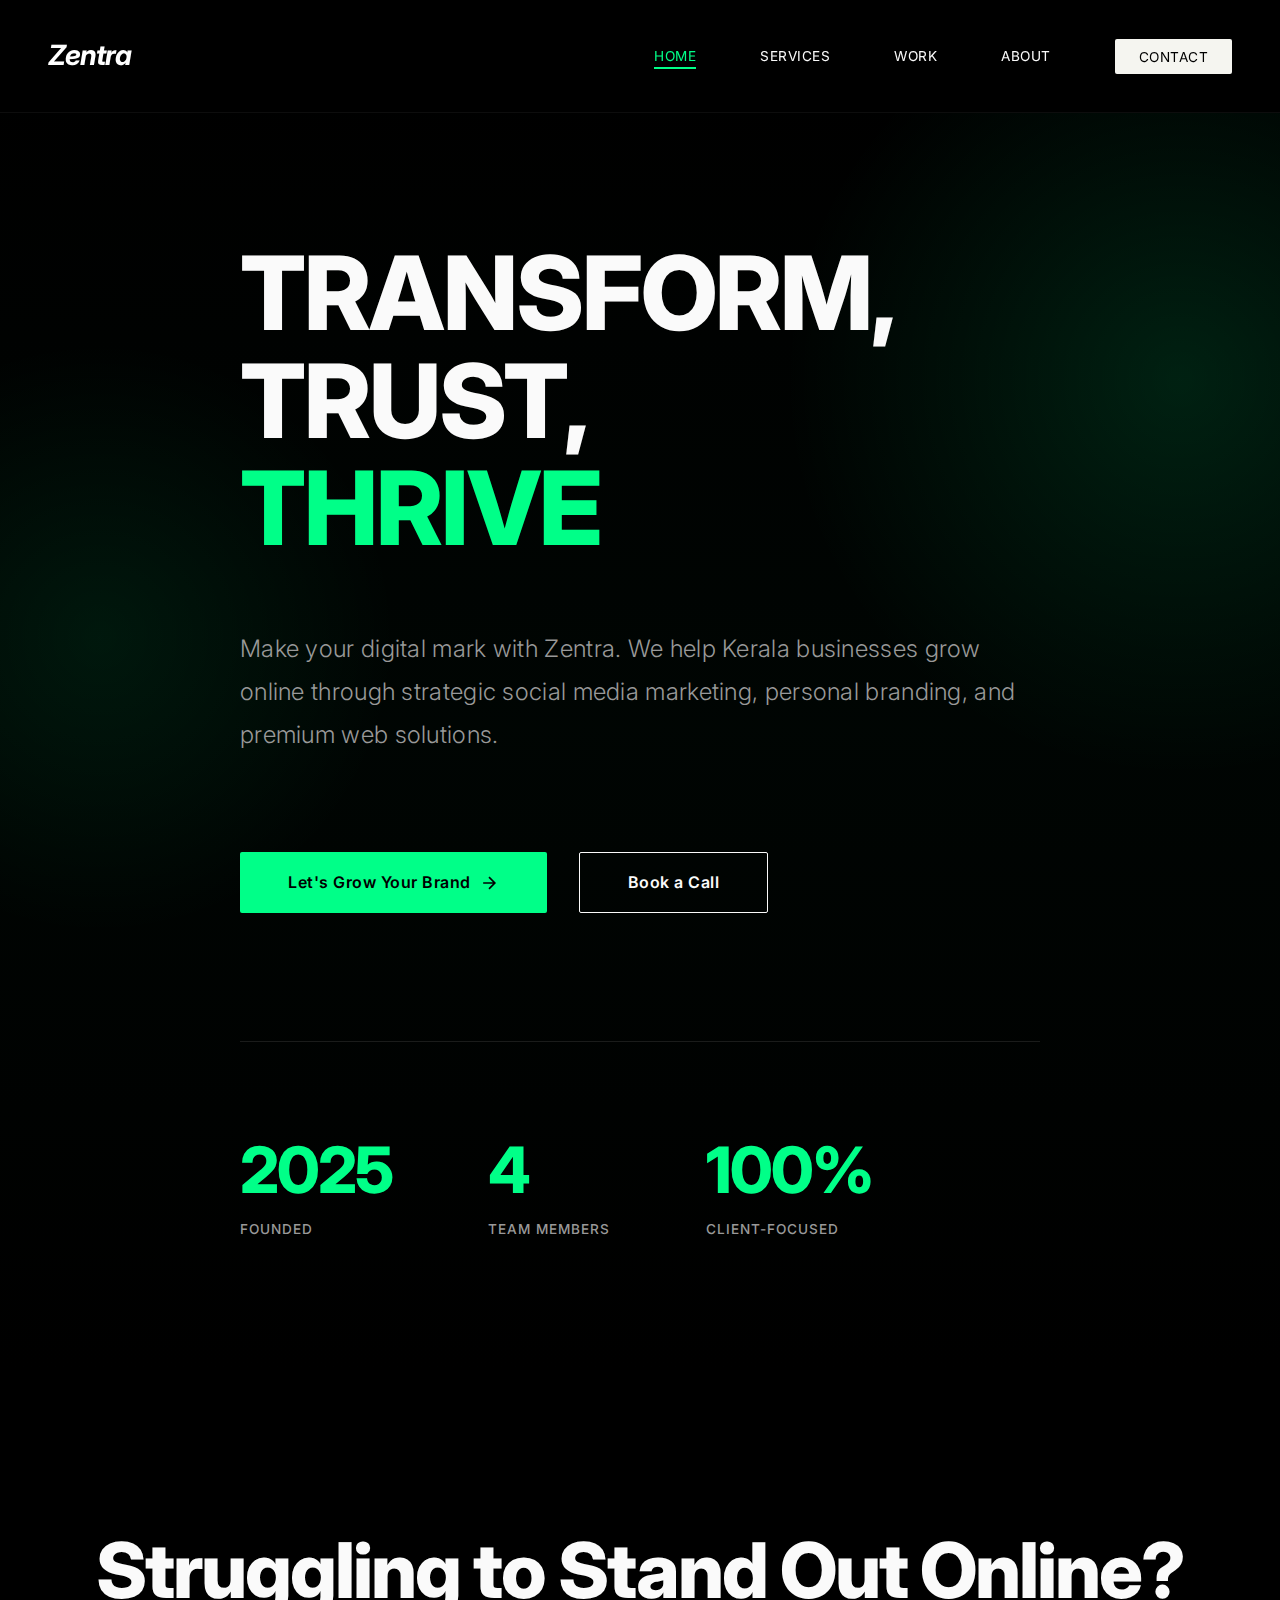
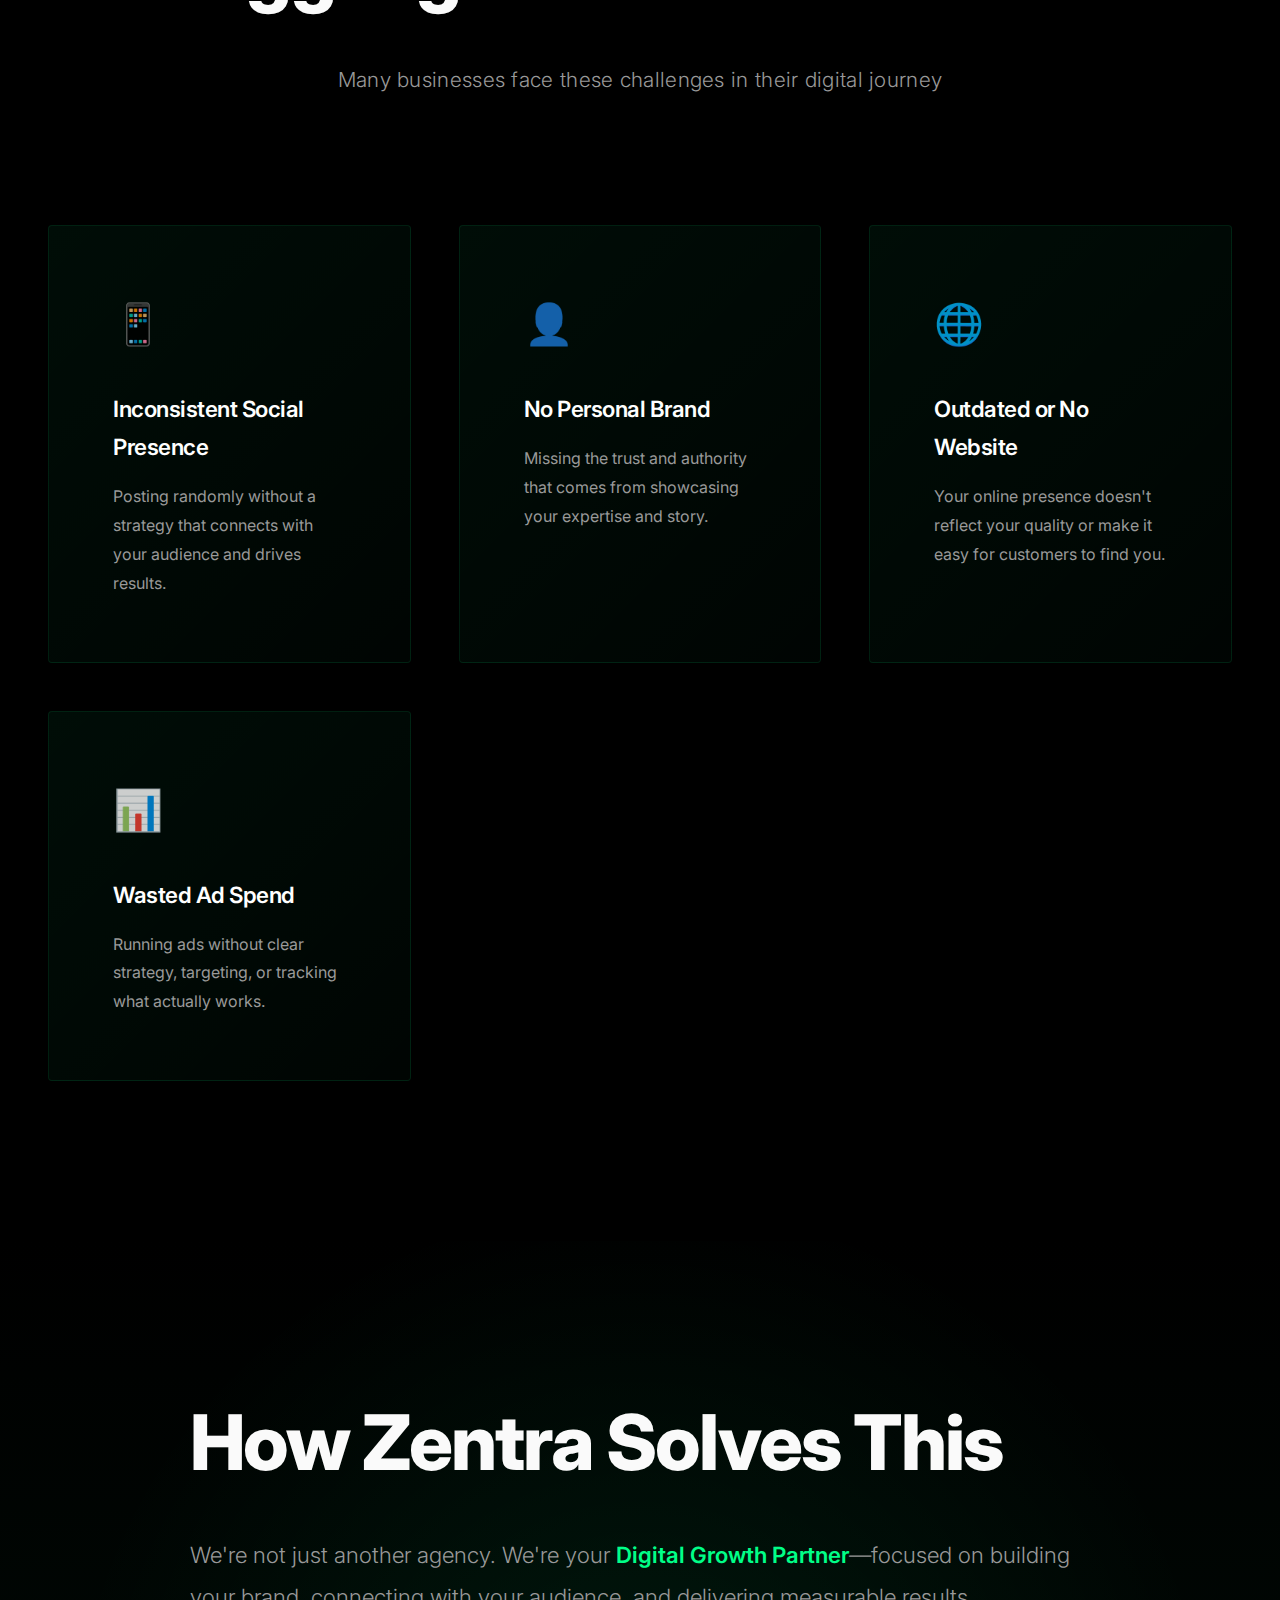
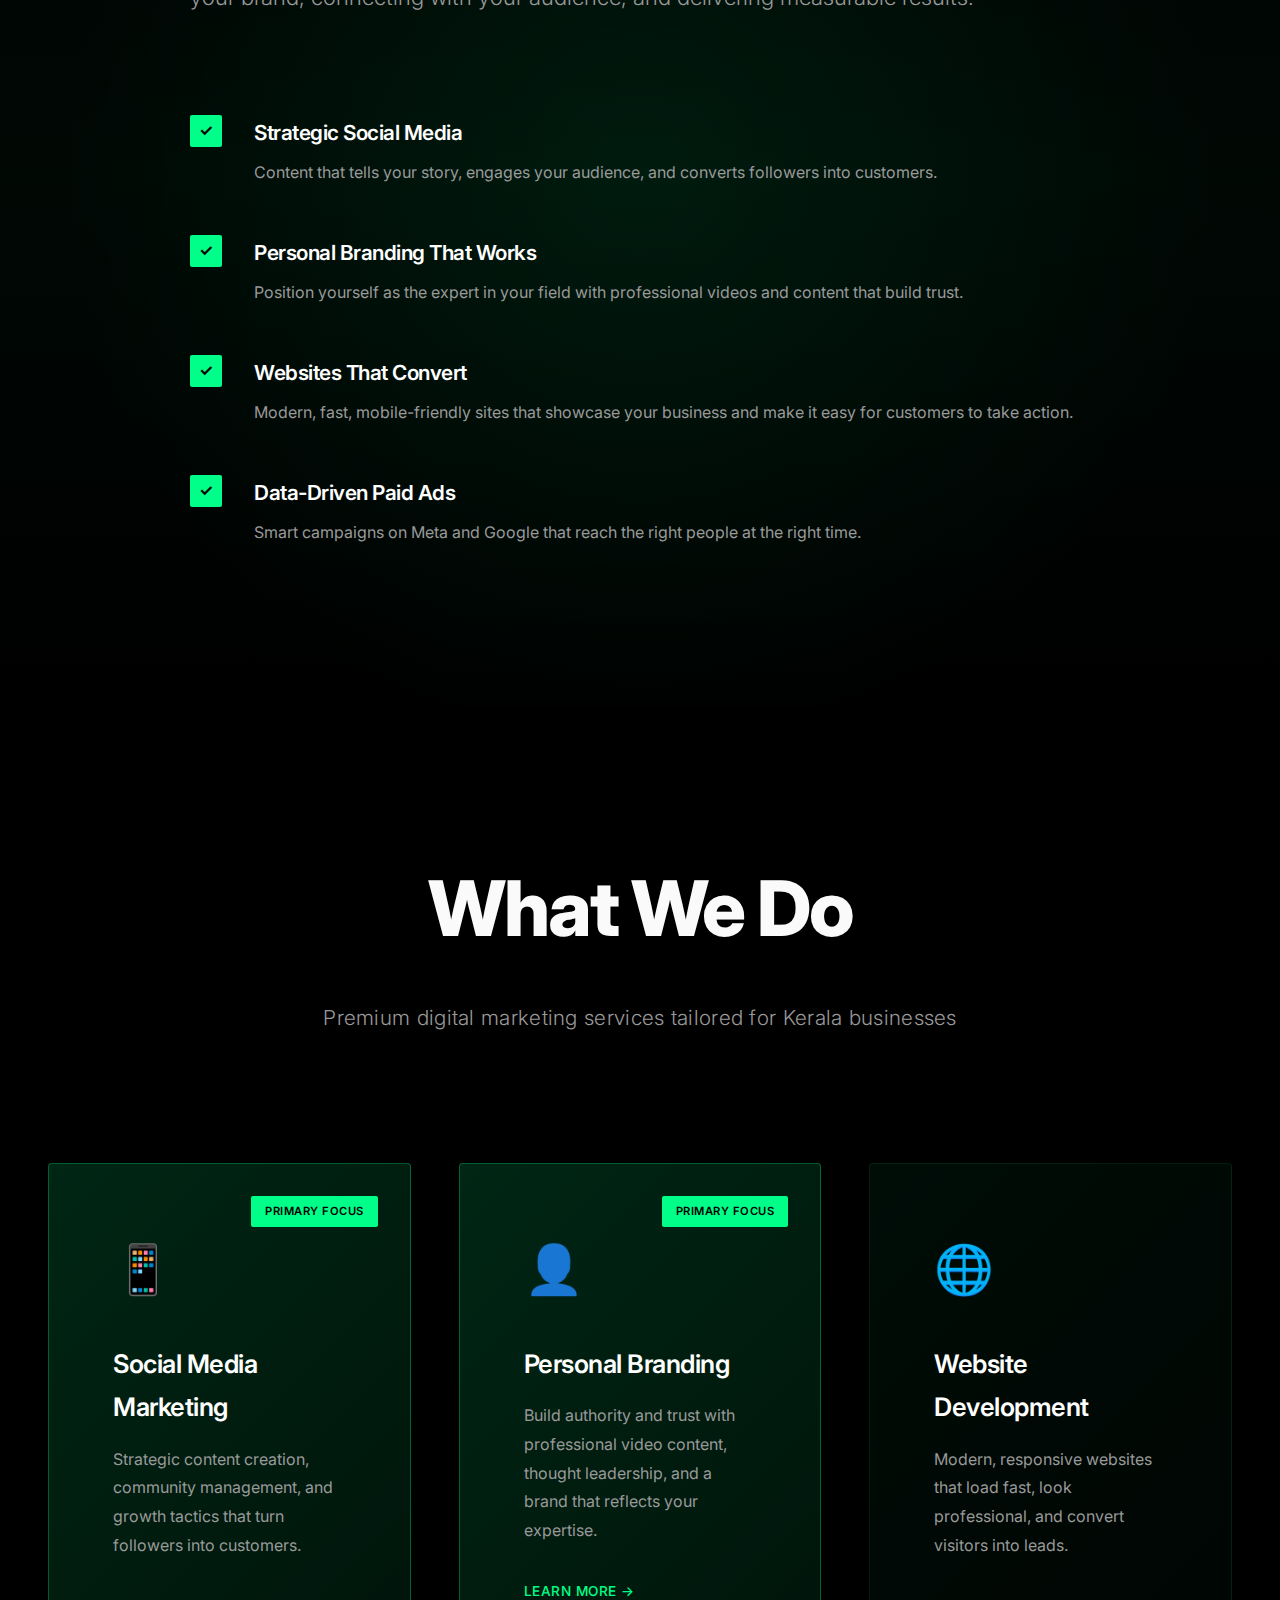
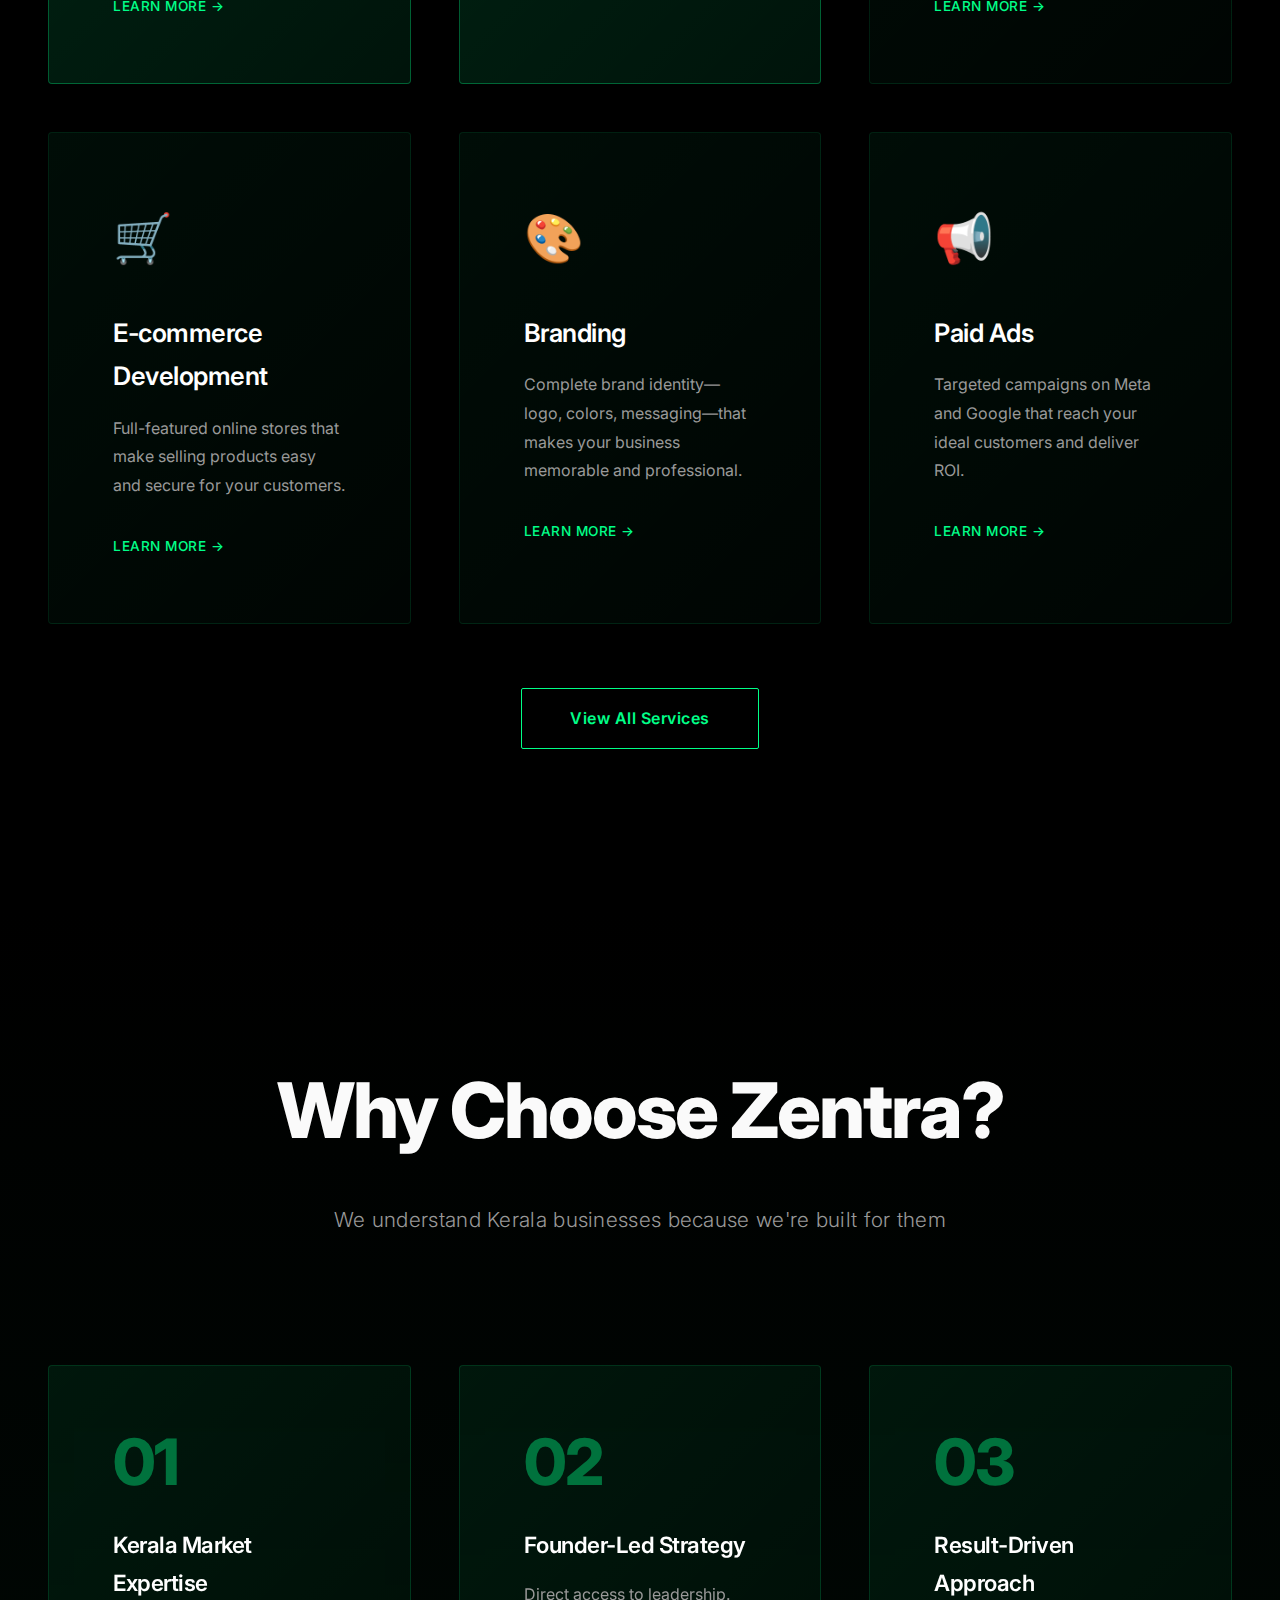
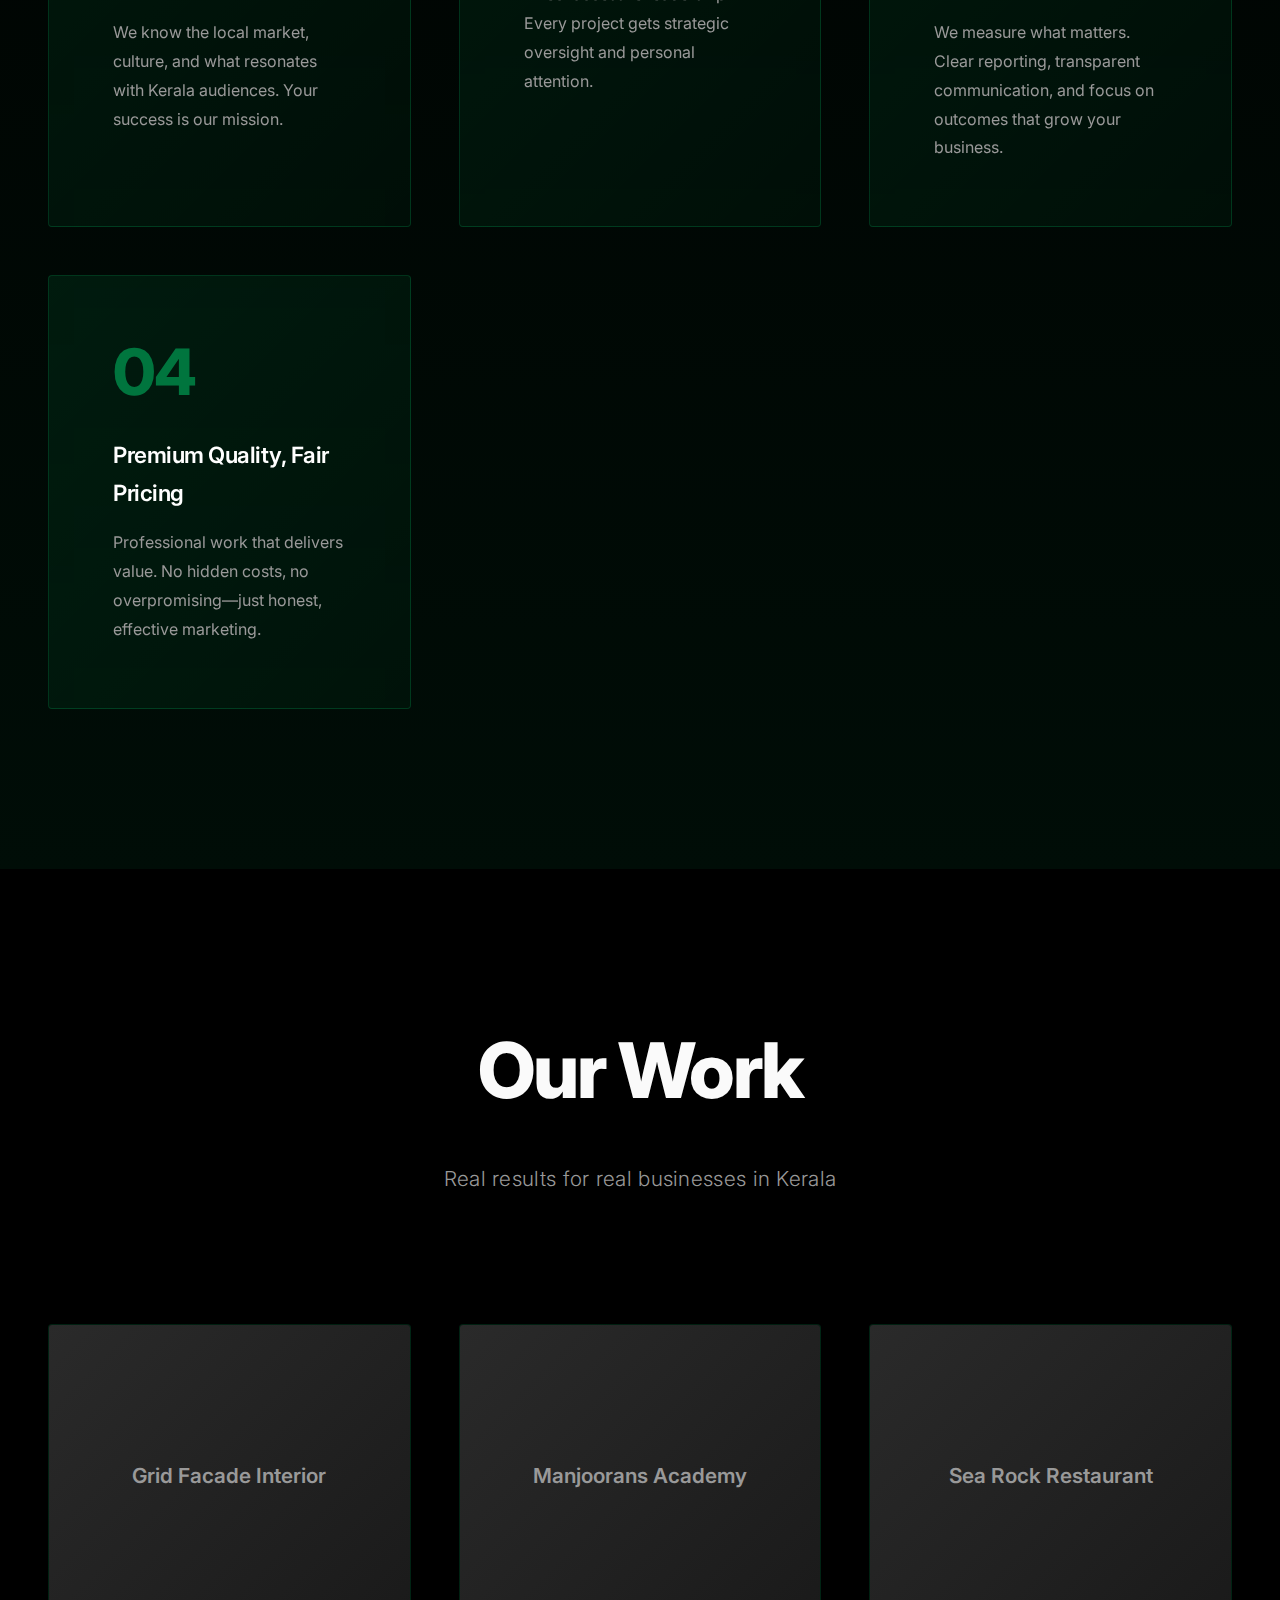
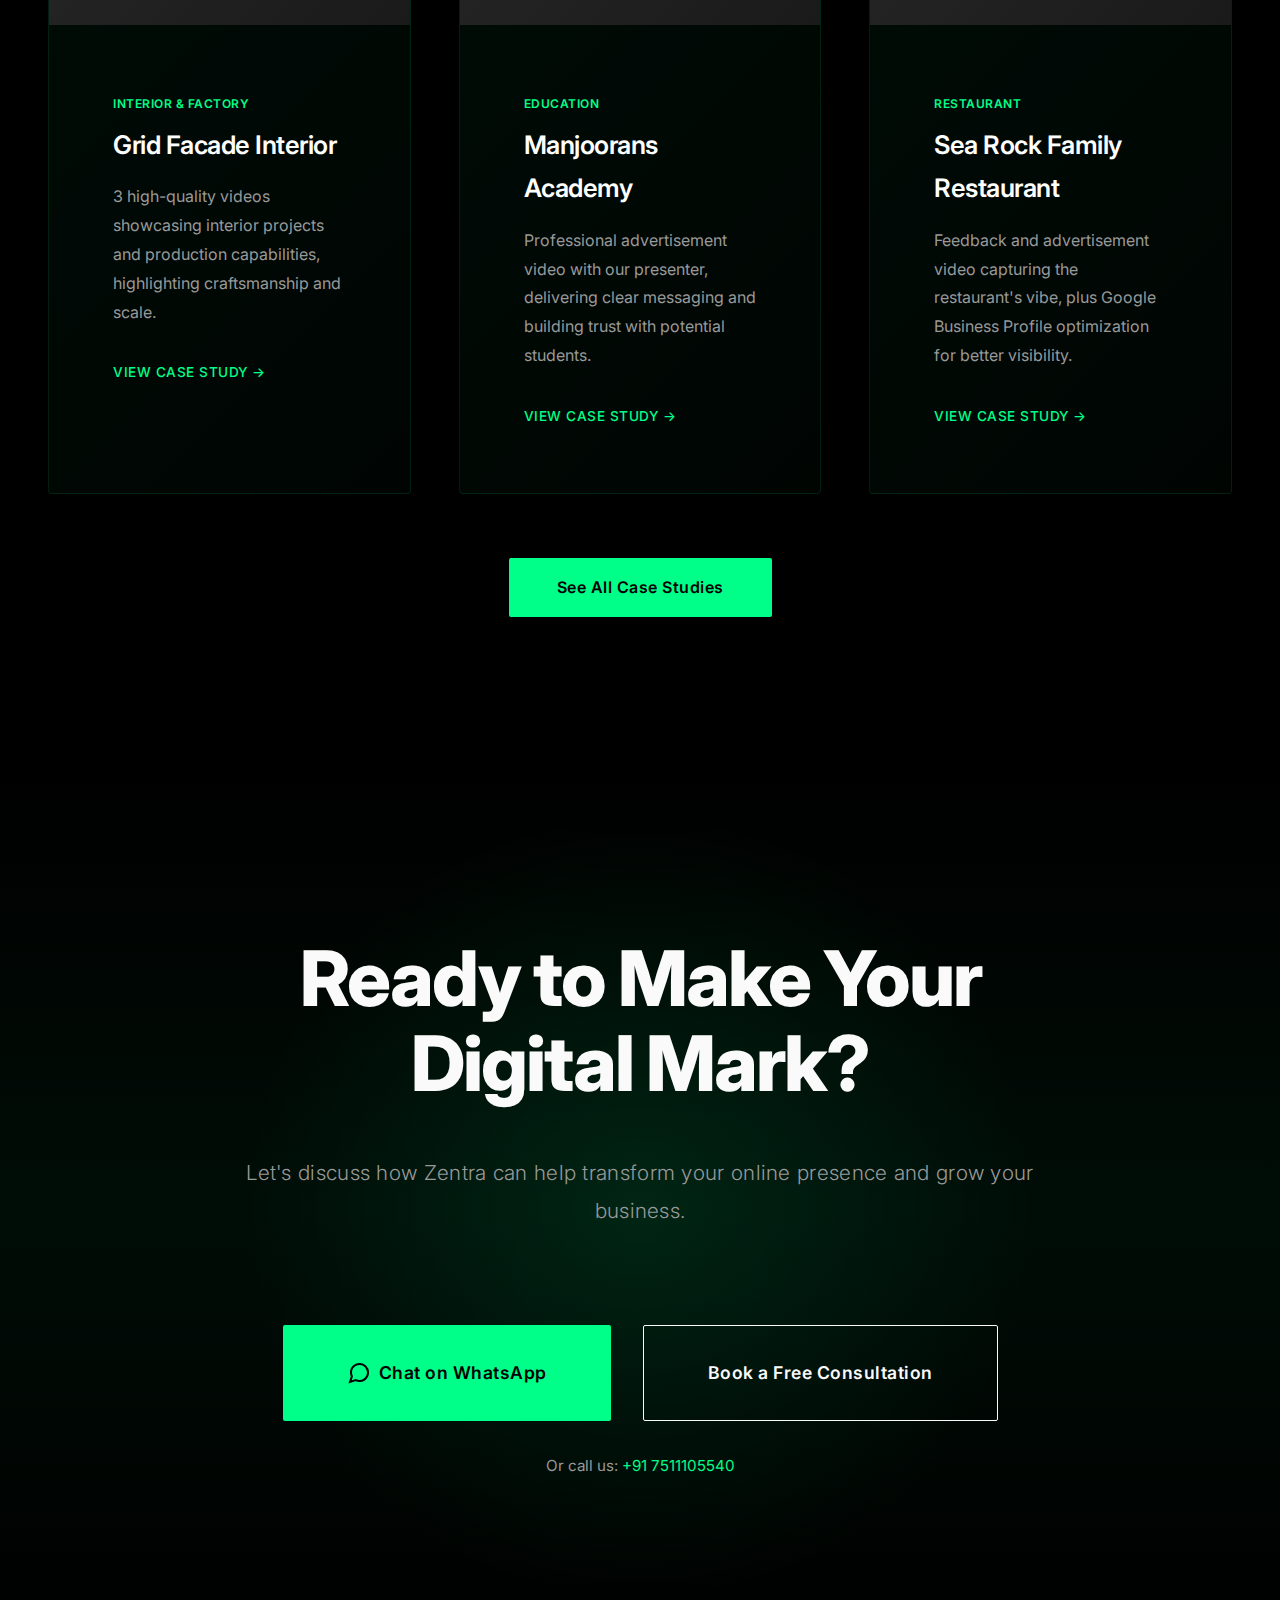
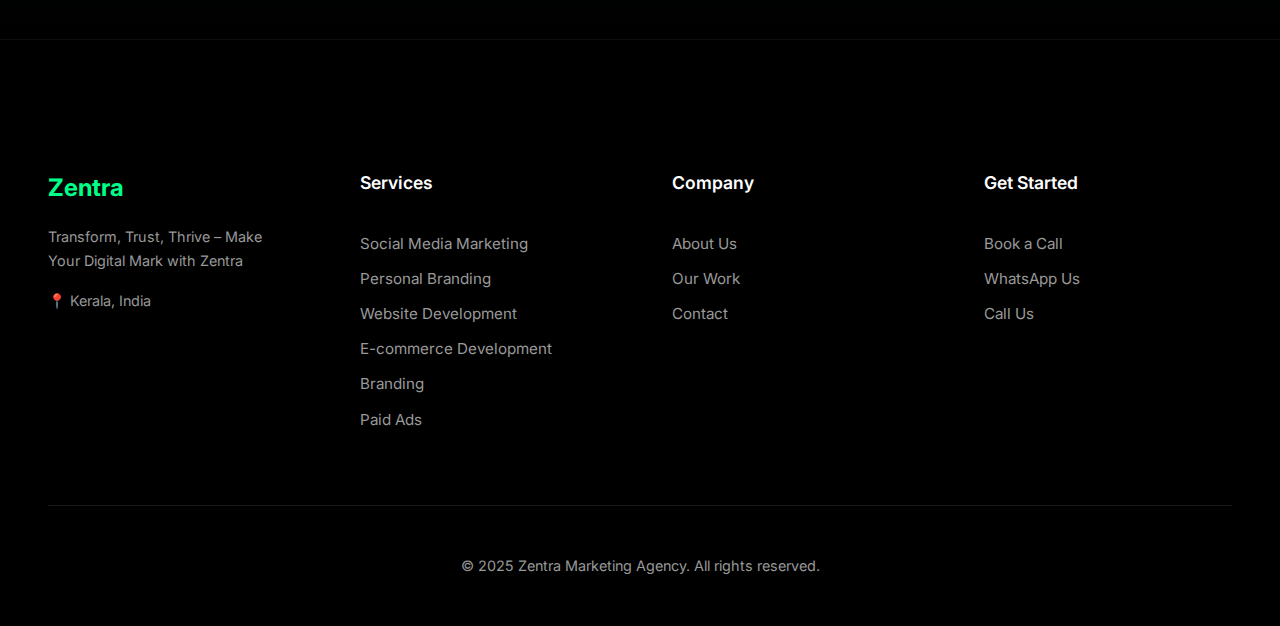
<file: index.html>
<!DOCTYPE html>
<html lang="en">
<head>
    <meta charset="UTF-8">
    <meta name="viewport" content="width=device-width, initial-scale=1.0">
    <meta name="description" content="Zentra Marketing Agency - Transform, Trust, Thrive. Premium digital marketing services in Kerala. Social Media Marketing, Personal Branding, Website Development.">
    <title>Zentra Marketing Agency | Digital Growth Partner in Kerala</title>
    <link rel="stylesheet" href="styles.css">
    <link rel="preconnect" href="https://fonts.googleapis.com">
    <link rel="preconnect" href="https://fonts.gstatic.com" crossorigin>
    <link href="https://fonts.googleapis.com/css2?family=Inter:wght@300;400;500;600;700;800&display=swap" rel="stylesheet">
</head>
<body>
    <!-- Navigation -->
    <nav class="navbar">
        <div class="container">
            <div class="nav-wrapper">
                <a href="index.html" class="logo">Zentra</a>
                <button class="mobile-menu-toggle" aria-label="Toggle menu">
                    <span></span>
                    <span></span>
                    <span></span>
                </button>
                <ul class="nav-menu">
                    <li><a href="index.html" class="active">Home</a></li>
                    <li><a href="services.html">Services</a></li>
                    <li><a href="work.html">Work</a></li>
                    <li><a href="about.html">About</a></li>
                    <li><a href="contact.html" class="nav-cta">Contact</a></li>
                </ul>
            </div>
        </div>
    </nav>

    <!-- Hero Section -->
    <section class="hero">
        <div class="container">
            <div class="hero-content">
                <h1 class="hero-title">
                    TRANSFORM, TRUST,<br>
                    <span class="highlight">THRIVE</span>
                </h1>
                <p class="hero-subtitle">
                    Make your digital mark with Zentra. We help Kerala businesses grow online through strategic 
                    social media marketing, personal branding, and premium web solutions.
                </p>
                <div class="hero-cta-group">
                    <a href="https://wa.me/917511105540" class="btn btn-primary" target="_blank">
                        Let's Grow Your Brand
                        <svg width="20" height="20" viewBox="0 0 24 24" fill="none" stroke="currentColor" stroke-width="2">
                            <path d="M5 12h14M12 5l7 7-7 7"/>
                        </svg>
                    </a>
                    <a href="contact.html" class="btn btn-secondary">Book a Call</a>
                </div>
                <div class="hero-stats">
                    <div class="stat-item">
                        <span class="stat-number">2025</span>
                        <span class="stat-label">Founded</span>
                    </div>
                    <div class="stat-item">
                        <span class="stat-number">4</span>
                        <span class="stat-label">Team Members</span>
                    </div>
                    <div class="stat-item">
                        <span class="stat-number">100%</span>
                        <span class="stat-label">Client-Focused</span>
                    </div>
                </div>
            </div>
        </div>
        <div class="hero-shape"></div>
    </section>

    <!-- Problem Section -->
    <section class="problem-section">
        <div class="container">
            <div class="section-header">
                <h2 class="section-title">Struggling to Stand Out Online?</h2>
                <p class="section-subtitle">Many businesses face these challenges in their digital journey</p>
            </div>
            <div class="problem-grid">
                <div class="problem-card">
                    <div class="problem-icon">📱</div>
                    <h3>Inconsistent Social Presence</h3>
                    <p>Posting randomly without a strategy that connects with your audience and drives results.</p>
                </div>
                <div class="problem-card">
                    <div class="problem-icon">👤</div>
                    <h3>No Personal Brand</h3>
                    <p>Missing the trust and authority that comes from showcasing your expertise and story.</p>
                </div>
                <div class="problem-card">
                    <div class="problem-icon">🌐</div>
                    <h3>Outdated or No Website</h3>
                    <p>Your online presence doesn't reflect your quality or make it easy for customers to find you.</p>
                </div>
                <div class="problem-card">
                    <div class="problem-icon">📊</div>
                    <h3>Wasted Ad Spend</h3>
                    <p>Running ads without clear strategy, targeting, or tracking what actually works.</p>
                </div>
            </div>
        </div>
    </section>

    <!-- Solution Section -->
    <section class="solution-section">
        <div class="container">
            <div class="solution-content">
                <div class="solution-text">
                    <h2 class="section-title">How Zentra Solves This</h2>
                    <p class="solution-lead">
                        We're not just another agency. We're your <strong>Digital Growth Partner</strong>—focused on 
                        building your brand, connecting with your audience, and delivering measurable results.
                    </p>
                    <div class="solution-points">
                        <div class="solution-point">
                            <div class="point-icon">✓</div>
                            <div>
                                <h4>Strategic Social Media</h4>
                                <p>Content that tells your story, engages your audience, and converts followers into customers.</p>
                            </div>
                        </div>
                        <div class="solution-point">
                            <div class="point-icon">✓</div>
                            <div>
                                <h4>Personal Branding That Works</h4>
                                <p>Position yourself as the expert in your field with professional videos and content that build trust.</p>
                            </div>
                        </div>
                        <div class="solution-point">
                            <div class="point-icon">✓</div>
                            <div>
                                <h4>Websites That Convert</h4>
                                <p>Modern, fast, mobile-friendly sites that showcase your business and make it easy for customers to take action.</p>
                            </div>
                        </div>
                        <div class="solution-point">
                            <div class="point-icon">✓</div>
                            <div>
                                <h4>Data-Driven Paid Ads</h4>
                                <p>Smart campaigns on Meta and Google that reach the right people at the right time.</p>
                            </div>
                        </div>
                    </div>
                </div>
            </div>
        </div>
    </section>

    <!-- Services Overview -->
    <section class="services-overview">
        <div class="container">
            <div class="section-header">
                <h2 class="section-title">What We Do</h2>
                <p class="section-subtitle">Premium digital marketing services tailored for Kerala businesses</p>
            </div>
            <div class="services-grid">
                <div class="service-card featured">
                    <div class="service-badge">Primary Focus</div>
                    <div class="service-icon">📱</div>
                    <h3>Social Media Marketing</h3>
                    <p>Strategic content creation, community management, and growth tactics that turn followers into customers.</p>
                    <a href="services.html#social-media" class="service-link">Learn More →</a>
                </div>
                <div class="service-card featured">
                    <div class="service-badge">Primary Focus</div>
                    <div class="service-icon">👤</div>
                    <h3>Personal Branding</h3>
                    <p>Build authority and trust with professional video content, thought leadership, and a brand that reflects your expertise.</p>
                    <a href="services.html#personal-branding" class="service-link">Learn More →</a>
                </div>
                <div class="service-card">
                    <div class="service-icon">🌐</div>
                    <h3>Website Development</h3>
                    <p>Modern, responsive websites that load fast, look professional, and convert visitors into leads.</p>
                    <a href="services.html#website-development" class="service-link">Learn More →</a>
                </div>
                <div class="service-card">
                    <div class="service-icon">🛒</div>
                    <h3>E-commerce Development</h3>
                    <p>Full-featured online stores that make selling products easy and secure for your customers.</p>
                    <a href="services.html#ecommerce" class="service-link">Learn More →</a>
                </div>
                <div class="service-card">
                    <div class="service-icon">🎨</div>
                    <h3>Branding</h3>
                    <p>Complete brand identity—logo, colors, messaging—that makes your business memorable and professional.</p>
                    <a href="services.html#branding" class="service-link">Learn More →</a>
                </div>
                <div class="service-card">
                    <div class="service-icon">📢</div>
                    <h3>Paid Ads</h3>
                    <p>Targeted campaigns on Meta and Google that reach your ideal customers and deliver ROI.</p>
                    <a href="services.html#paid-ads" class="service-link">Learn More →</a>
                </div>
            </div>
            <div class="services-cta">
                <a href="services.html" class="btn btn-outline">View All Services</a>
            </div>
        </div>
    </section>

    <!-- Why Choose Zentra -->
    <section class="why-choose">
        <div class="container">
            <div class="section-header">
                <h2 class="section-title">Why Choose Zentra?</h2>
                <p class="section-subtitle">We understand Kerala businesses because we're built for them</p>
            </div>
            <div class="why-grid">
                <div class="why-card">
                    <div class="why-number">01</div>
                    <h3>Kerala Market Expertise</h3>
                    <p>We know the local market, culture, and what resonates with Kerala audiences. Your success is our mission.</p>
                </div>
                <div class="why-card">
                    <div class="why-number">02</div>
                    <h3>Founder-Led Strategy</h3>
                    <p>Direct access to leadership. Every project gets strategic oversight and personal attention.</p>
                </div>
                <div class="why-card">
                    <div class="why-number">03</div>
                    <h3>Result-Driven Approach</h3>
                    <p>We measure what matters. Clear reporting, transparent communication, and focus on outcomes that grow your business.</p>
                </div>
                <div class="why-card">
                    <div class="why-number">04</div>
                    <h3>Premium Quality, Fair Pricing</h3>
                    <p>Professional work that delivers value. No hidden costs, no overpromising—just honest, effective marketing.</p>
                </div>
            </div>
        </div>
    </section>

    <!-- Featured Work -->
    <section class="featured-work">
        <div class="container">
            <div class="section-header">
                <h2 class="section-title">Our Work</h2>
                <p class="section-subtitle">Real results for real businesses in Kerala</p>
            </div>
            <div class="work-grid">
                <div class="work-card">
                    <div class="work-image-placeholder">
                        <span>Grid Facade Interior</span>
                    </div>
                    <div class="work-content">
                        <span class="work-category">Interior & Factory</span>
                        <h3>Grid Facade Interior</h3>
                        <p>3 high-quality videos showcasing interior projects and production capabilities, highlighting craftsmanship and scale.</p>
                        <a href="work.html#grid-facade" class="work-link">View Case Study →</a>
                    </div>
                </div>
                <div class="work-card">
                    <div class="work-image-placeholder">
                        <span>Manjoorans Academy</span>
                    </div>
                    <div class="work-content">
                        <span class="work-category">Education</span>
                        <h3>Manjoorans Academy</h3>
                        <p>Professional advertisement video with our presenter, delivering clear messaging and building trust with potential students.</p>
                        <a href="work.html#manjoorans" class="work-link">View Case Study →</a>
                    </div>
                </div>
                <div class="work-card">
                    <div class="work-image-placeholder">
                        <span>Sea Rock Restaurant</span>
                    </div>
                    <div class="work-content">
                        <span class="work-category">Restaurant</span>
                        <h3>Sea Rock Family Restaurant</h3>
                        <p>Feedback and advertisement video capturing the restaurant's vibe, plus Google Business Profile optimization for better visibility.</p>
                        <a href="work.html#sea-rock" class="work-link">View Case Study →</a>
                    </div>
                </div>
            </div>
            <div class="work-cta">
                <a href="work.html" class="btn btn-primary">See All Case Studies</a>
            </div>
        </div>
    </section>

    <!-- CTA Section -->
    <section class="cta-section">
        <div class="container">
            <div class="cta-content">
                <h2 class="cta-title">Ready to Make Your Digital Mark?</h2>
                <p class="cta-subtitle">Let's discuss how Zentra can help transform your online presence and grow your business.</p>
                <div class="cta-buttons">
                    <a href="https://wa.me/917511105540" class="btn btn-primary btn-large" target="_blank">
                        <svg width="24" height="24" viewBox="0 0 24 24" fill="none" stroke="currentColor" stroke-width="2">
                            <path d="M21 11.5a8.38 8.38 0 0 1-.9 3.8 8.5 8.5 0 0 1-7.6 4.7 8.38 8.38 0 0 1-3.8-.9L3 21l1.9-5.7a8.38 8.38 0 0 1-.9-3.8 8.5 8.5 0 0 1 4.7-7.6 8.38 8.38 0 0 1 3.8-.9h.5a8.48 8.48 0 0 1 8 8v.5z"/>
                        </svg>
                        Chat on WhatsApp
                    </a>
                    <a href="contact.html" class="btn btn-secondary btn-large">Book a Free Consultation</a>
                </div>
                <p class="cta-note">Or call us: <a href="tel:+917511105540">+91 7511105540</a></p>
            </div>
        </div>
    </section>

    <!-- Footer -->
    <footer class="footer">
        <div class="container">
            <div class="footer-content">
                <div class="footer-col">
                    <h3 class="footer-logo">Zentra</h3>
                    <p class="footer-tagline">Transform, Trust, Thrive – Make Your Digital Mark with Zentra</p>
                    <p class="footer-location">📍 Kerala, India</p>
                </div>
                <div class="footer-col">
                    <h4>Services</h4>
                    <ul>
                        <li><a href="services.html#social-media">Social Media Marketing</a></li>
                        <li><a href="services.html#personal-branding">Personal Branding</a></li>
                        <li><a href="services.html#website-development">Website Development</a></li>
                        <li><a href="services.html#ecommerce">E-commerce Development</a></li>
                        <li><a href="services.html#branding">Branding</a></li>
                        <li><a href="services.html#paid-ads">Paid Ads</a></li>
                    </ul>
                </div>
                <div class="footer-col">
                    <h4>Company</h4>
                    <ul>
                        <li><a href="about.html">About Us</a></li>
                        <li><a href="work.html">Our Work</a></li>
                        <li><a href="contact.html">Contact</a></li>
                    </ul>
                </div>
                <div class="footer-col">
                    <h4>Get Started</h4>
                    <ul>
                        <li><a href="contact.html">Book a Call</a></li>
                        <li><a href="https://wa.me/917511105540" target="_blank">WhatsApp Us</a></li>
                        <li><a href="tel:+917511105540">Call Us</a></li>
                    </ul>
                </div>
            </div>
            <div class="footer-bottom">
                <p>&copy; 2025 Zentra Marketing Agency. All rights reserved.</p>
            </div>
        </div>
    </footer>

    <script src="script.js"></script>
</body>
</html>
</file>
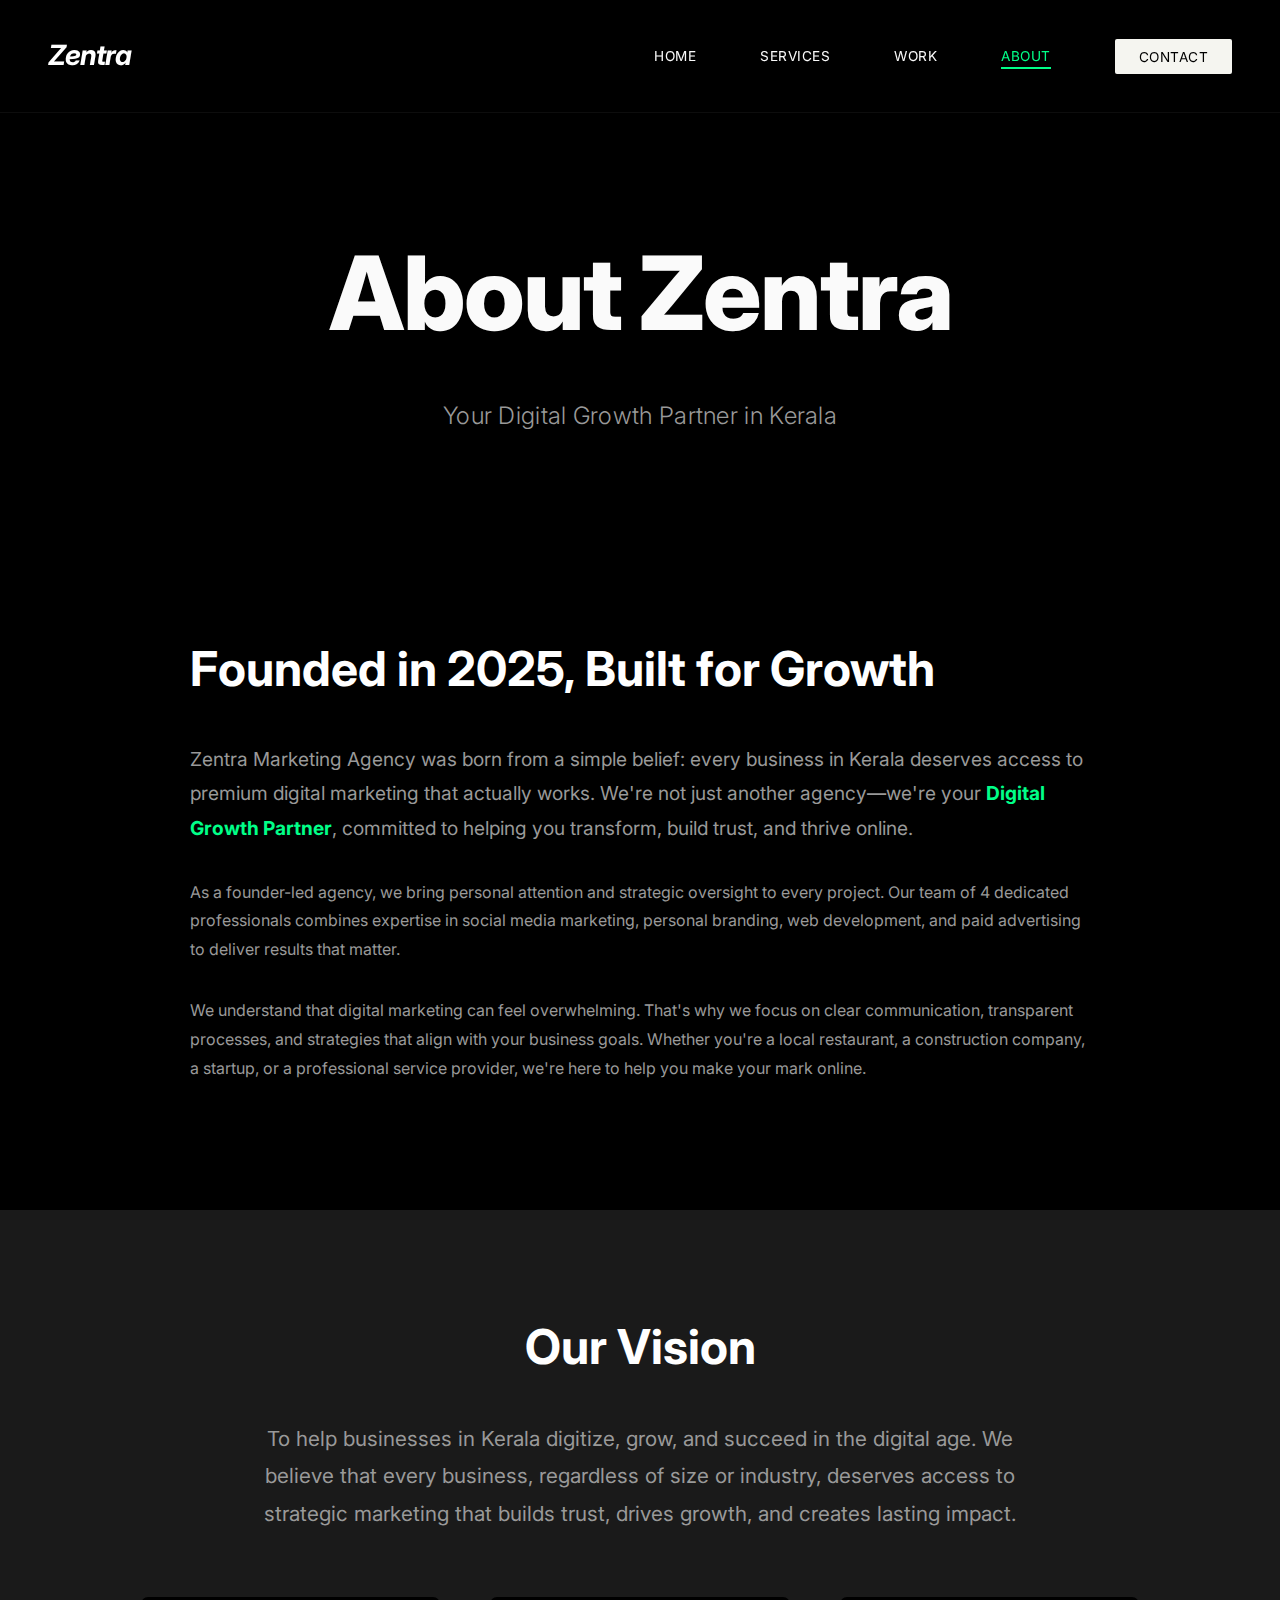
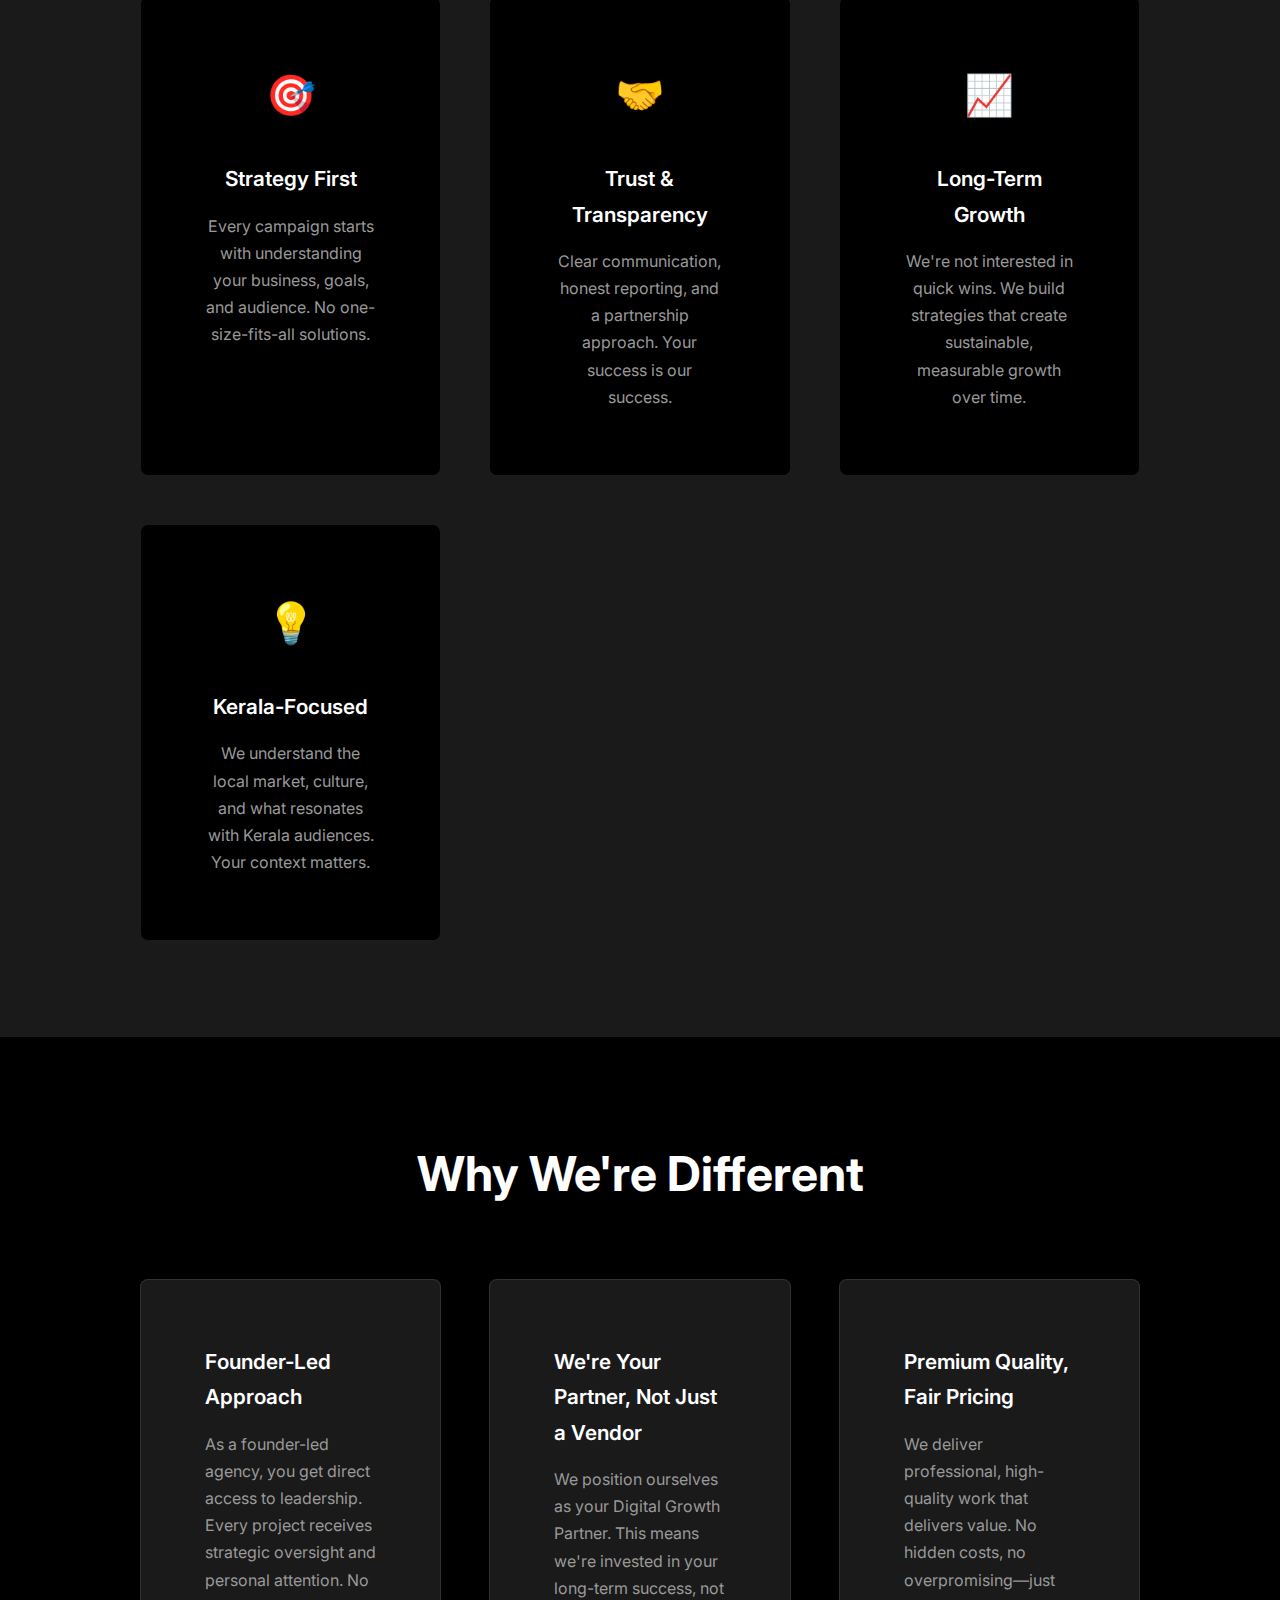
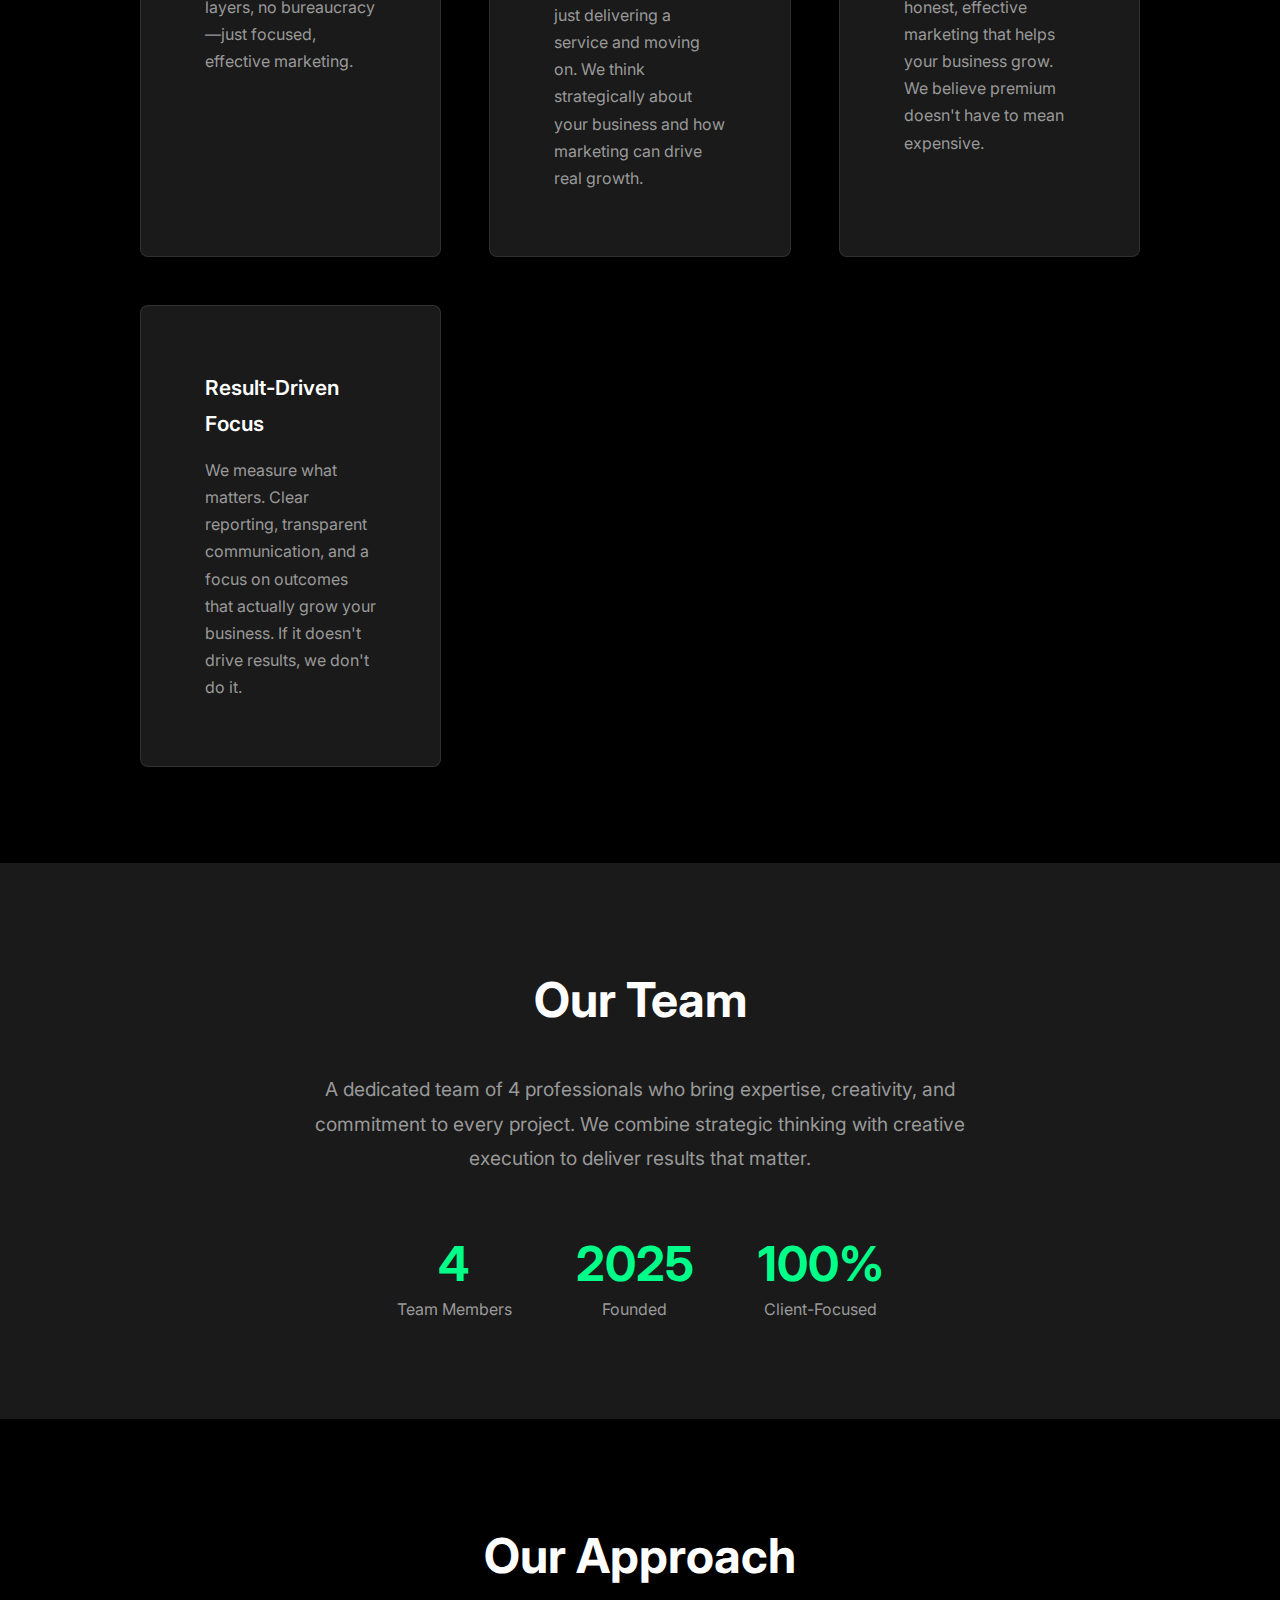
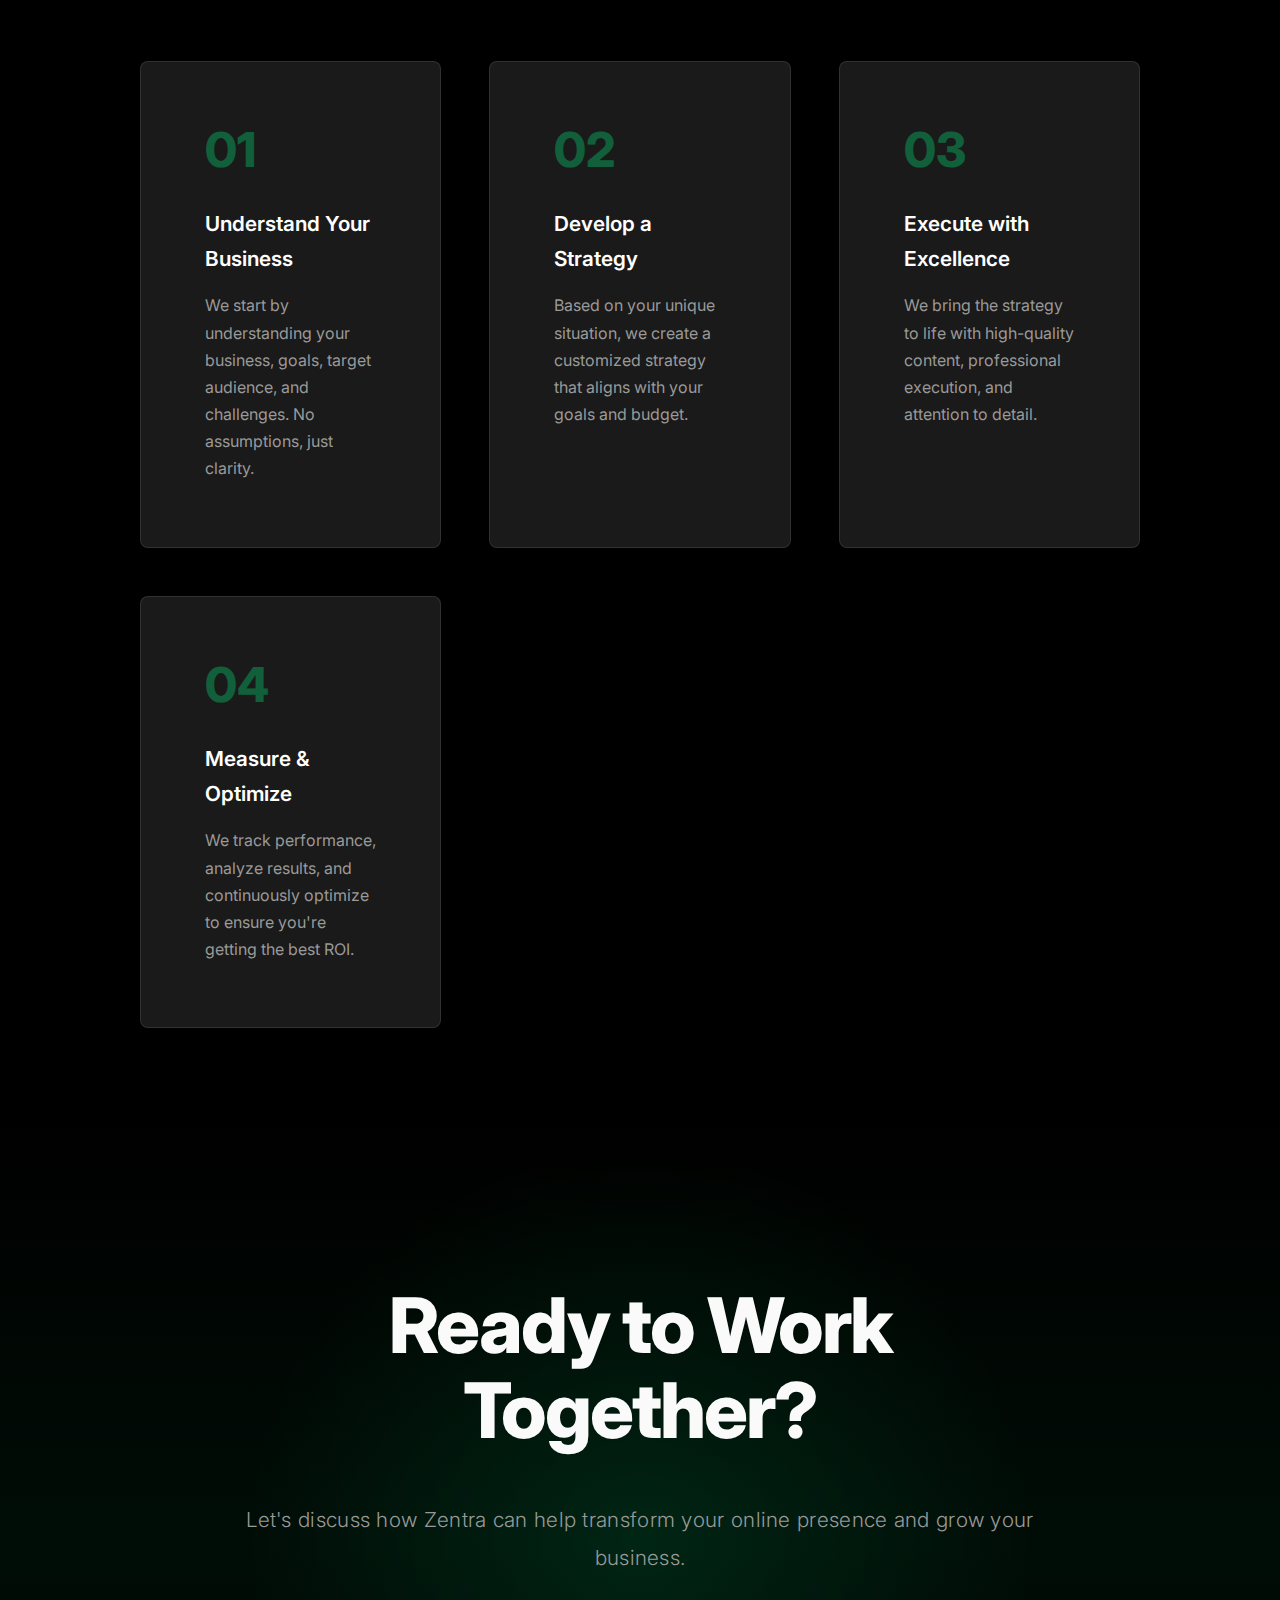
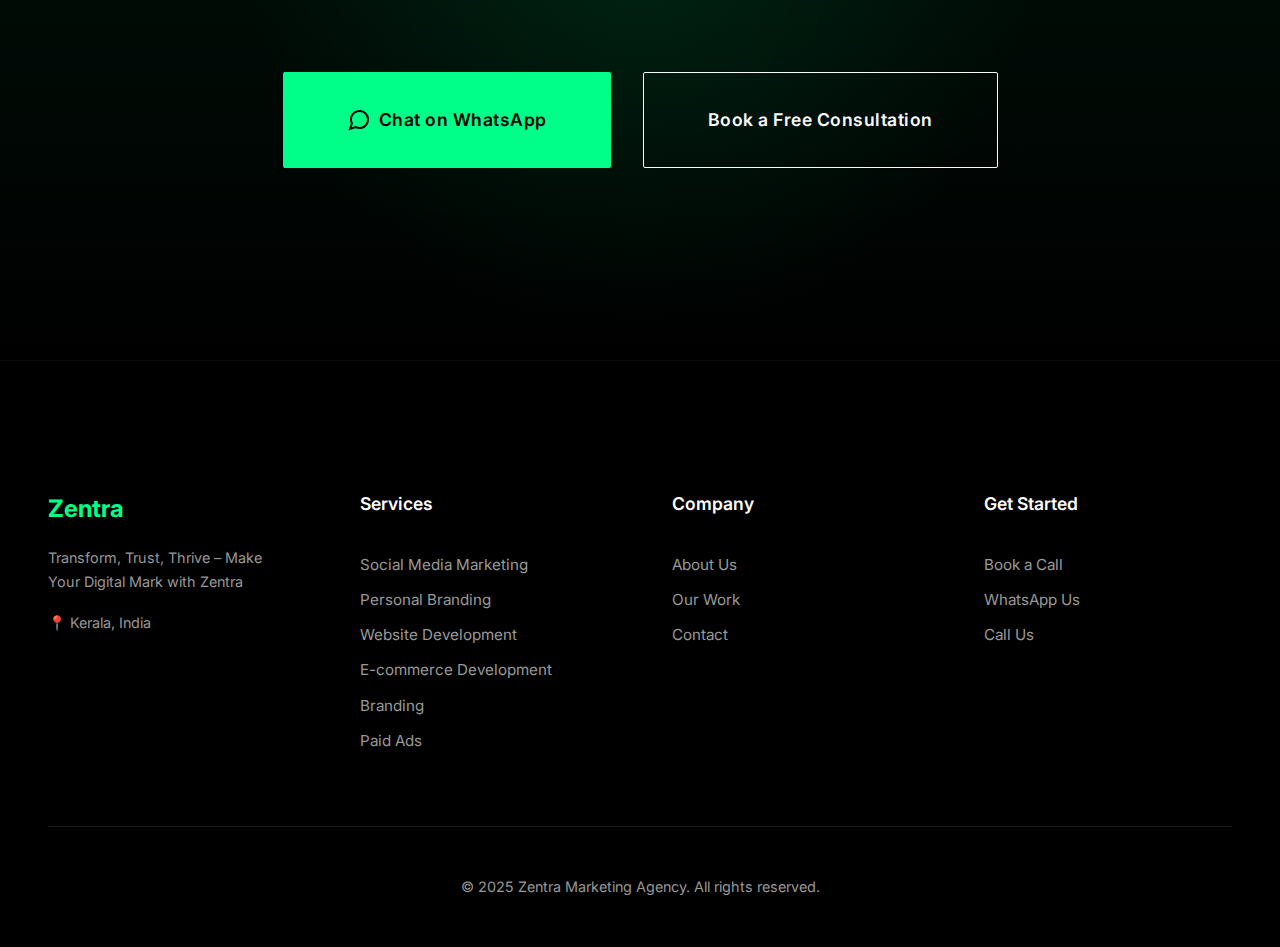
<file: about.html>
<!DOCTYPE html>
<html lang="en">
<head>
    <meta charset="UTF-8">
    <meta name="viewport" content="width=device-width, initial-scale=1.0">
    <meta name="description" content="About Zentra Marketing Agency - Founder-led digital marketing agency in Kerala. Learn about our vision, mission, and commitment to helping businesses grow.">
    <title>About Us | Zentra Marketing Agency</title>
    <link rel="stylesheet" href="styles.css">
    <link rel="preconnect" href="https://fonts.googleapis.com">
    <link rel="preconnect" href="https://fonts.gstatic.com" crossorigin>
    <link href="https://fonts.googleapis.com/css2?family=Inter:wght@300;400;500;600;700;800&display=swap" rel="stylesheet">
</head>
<body>
    <!-- Navigation -->
    <nav class="navbar">
        <div class="container">
            <div class="nav-wrapper">
                <a href="index.html" class="logo">Zentra</a>
                <button class="mobile-menu-toggle" aria-label="Toggle menu">
                    <span></span>
                    <span></span>
                    <span></span>
                </button>
                <ul class="nav-menu">
                    <li><a href="index.html">Home</a></li>
                    <li><a href="services.html">Services</a></li>
                    <li><a href="work.html">Work</a></li>
                    <li><a href="about.html" class="active">About</a></li>
                    <li><a href="contact.html" class="nav-cta">Contact</a></li>
                </ul>
            </div>
        </div>
    </nav>

    <!-- About Hero -->
    <section class="page-hero">
        <div class="container">
            <h1 class="page-title">About Zentra</h1>
            <p class="page-subtitle">Your Digital Growth Partner in Kerala</p>
        </div>
    </section>

    <!-- Our Story -->
    <section class="about-story">
        <div class="container">
            <div class="story-content">
                <div class="story-text">
                    <h2>Founded in 2025, Built for Growth</h2>
                    <p class="story-lead">
                        Zentra Marketing Agency was born from a simple belief: every business in Kerala deserves access to 
                        premium digital marketing that actually works. We're not just another agency—we're your 
                        <strong>Digital Growth Partner</strong>, committed to helping you transform, build trust, and thrive online.
                    </p>
                    <p>
                        As a founder-led agency, we bring personal attention and strategic oversight to every project. 
                        Our team of 4 dedicated professionals combines expertise in social media marketing, personal branding, 
                        web development, and paid advertising to deliver results that matter.
                    </p>
                    <p>
                        We understand that digital marketing can feel overwhelming. That's why we focus on clear communication, 
                        transparent processes, and strategies that align with your business goals. Whether you're a local restaurant, 
                        a construction company, a startup, or a professional service provider, we're here to help you make your mark online.
                    </p>
                </div>
            </div>
        </div>
    </section>

    <!-- Our Vision -->
    <section class="about-vision">
        <div class="container">
            <div class="vision-content">
                <h2>Our Vision</h2>
                <p class="vision-statement">
                    To help businesses in Kerala digitize, grow, and succeed in the digital age. We believe that every business, 
                    regardless of size or industry, deserves access to strategic marketing that builds trust, drives growth, and 
                    creates lasting impact.
                </p>
                <div class="vision-pillars">
                    <div class="pillar-card">
                        <div class="pillar-icon">🎯</div>
                        <h3>Strategy First</h3>
                        <p>Every campaign starts with understanding your business, goals, and audience. No one-size-fits-all solutions.</p>
                    </div>
                    <div class="pillar-card">
                        <div class="pillar-icon">🤝</div>
                        <h3>Trust & Transparency</h3>
                        <p>Clear communication, honest reporting, and a partnership approach. Your success is our success.</p>
                    </div>
                    <div class="pillar-card">
                        <div class="pillar-icon">📈</div>
                        <h3>Long-Term Growth</h3>
                        <p>We're not interested in quick wins. We build strategies that create sustainable, measurable growth over time.</p>
                    </div>
                    <div class="pillar-card">
                        <div class="pillar-icon">💡</div>
                        <h3>Kerala-Focused</h3>
                        <p>We understand the local market, culture, and what resonates with Kerala audiences. Your context matters.</p>
                    </div>
                </div>
            </div>
        </div>
    </section>

    <!-- Why We're Different -->
    <section class="about-different">
        <div class="container">
            <div class="different-content">
                <h2>Why We're Different</h2>
                <div class="different-grid">
                    <div class="different-item">
                        <h3>Founder-Led Approach</h3>
                        <p>
                            As a founder-led agency, you get direct access to leadership. Every project receives strategic oversight 
                            and personal attention. No layers, no bureaucracy—just focused, effective marketing.
                        </p>
                    </div>
                    <div class="different-item">
                        <h3>We're Your Partner, Not Just a Vendor</h3>
                        <p>
                            We position ourselves as your Digital Growth Partner. This means we're invested in your long-term success, 
                            not just delivering a service and moving on. We think strategically about your business and how marketing 
                            can drive real growth.
                        </p>
                    </div>
                    <div class="different-item">
                        <h3>Premium Quality, Fair Pricing</h3>
                        <p>
                            We deliver professional, high-quality work that delivers value. No hidden costs, no overpromising—just 
                            honest, effective marketing that helps your business grow. We believe premium doesn't have to mean expensive.
                        </p>
                    </div>
                    <div class="different-item">
                        <h3>Result-Driven Focus</h3>
                        <p>
                            We measure what matters. Clear reporting, transparent communication, and a focus on outcomes that actually 
                            grow your business. If it doesn't drive results, we don't do it.
                        </p>
                    </div>
                </div>
            </div>
        </div>
    </section>

    <!-- Our Team -->
    <section class="about-team">
        <div class="container">
            <div class="team-content">
                <h2>Our Team</h2>
                <p class="team-intro">
                    A dedicated team of 4 professionals who bring expertise, creativity, and commitment to every project. 
                    We combine strategic thinking with creative execution to deliver results that matter.
                </p>
                <div class="team-stats">
                    <div class="team-stat">
                        <span class="team-stat-number">4</span>
                        <span class="team-stat-label">Team Members</span>
                    </div>
                    <div class="team-stat">
                        <span class="team-stat-number">2025</span>
                        <span class="team-stat-label">Founded</span>
                    </div>
                    <div class="team-stat">
                        <span class="team-stat-number">100%</span>
                        <span class="team-stat-label">Client-Focused</span>
                    </div>
                </div>
            </div>
        </div>
    </section>

    <!-- Our Approach -->
    <section class="about-approach">
        <div class="container">
            <div class="approach-content">
                <h2>Our Approach</h2>
                <div class="approach-steps">
                    <div class="approach-step">
                        <div class="step-number">01</div>
                        <h3>Understand Your Business</h3>
                        <p>We start by understanding your business, goals, target audience, and challenges. No assumptions, just clarity.</p>
                    </div>
                    <div class="approach-step">
                        <div class="step-number">02</div>
                        <h3>Develop a Strategy</h3>
                        <p>Based on your unique situation, we create a customized strategy that aligns with your goals and budget.</p>
                    </div>
                    <div class="approach-step">
                        <div class="step-number">03</div>
                        <h3>Execute with Excellence</h3>
                        <p>We bring the strategy to life with high-quality content, professional execution, and attention to detail.</p>
                    </div>
                    <div class="approach-step">
                        <div class="step-number">04</div>
                        <h3>Measure & Optimize</h3>
                        <p>We track performance, analyze results, and continuously optimize to ensure you're getting the best ROI.</p>
                    </div>
                </div>
            </div>
        </div>
    </section>

    <!-- CTA Section -->
    <section class="cta-section">
        <div class="container">
            <div class="cta-content">
                <h2 class="cta-title">Ready to Work Together?</h2>
                <p class="cta-subtitle">Let's discuss how Zentra can help transform your online presence and grow your business.</p>
                <div class="cta-buttons">
                    <a href="https://wa.me/917511105540" class="btn btn-primary btn-large" target="_blank">
                        <svg width="24" height="24" viewBox="0 0 24 24" fill="none" stroke="currentColor" stroke-width="2">
                            <path d="M21 11.5a8.38 8.38 0 0 1-.9 3.8 8.5 8.5 0 0 1-7.6 4.7 8.38 8.38 0 0 1-3.8-.9L3 21l1.9-5.7a8.38 8.38 0 0 1-.9-3.8 8.5 8.5 0 0 1 4.7-7.6 8.38 8.38 0 0 1 3.8-.9h.5a8.48 8.48 0 0 1 8 8v.5z"/>
                        </svg>
                        Chat on WhatsApp
                    </a>
                    <a href="contact.html" class="btn btn-secondary btn-large">Book a Free Consultation</a>
                </div>
            </div>
        </div>
    </section>

    <!-- Footer -->
    <footer class="footer">
        <div class="container">
            <div class="footer-content">
                <div class="footer-col">
                    <h3 class="footer-logo">Zentra</h3>
                    <p class="footer-tagline">Transform, Trust, Thrive – Make Your Digital Mark with Zentra</p>
                    <p class="footer-location">📍 Kerala, India</p>
                </div>
                <div class="footer-col">
                    <h4>Services</h4>
                    <ul>
                        <li><a href="services.html#social-media">Social Media Marketing</a></li>
                        <li><a href="services.html#personal-branding">Personal Branding</a></li>
                        <li><a href="services.html#website-development">Website Development</a></li>
                        <li><a href="services.html#ecommerce">E-commerce Development</a></li>
                        <li><a href="services.html#branding">Branding</a></li>
                        <li><a href="services.html#paid-ads">Paid Ads</a></li>
                    </ul>
                </div>
                <div class="footer-col">
                    <h4>Company</h4>
                    <ul>
                        <li><a href="about.html">About Us</a></li>
                        <li><a href="work.html">Our Work</a></li>
                        <li><a href="contact.html">Contact</a></li>
                    </ul>
                </div>
                <div class="footer-col">
                    <h4>Get Started</h4>
                    <ul>
                        <li><a href="contact.html">Book a Call</a></li>
                        <li><a href="https://wa.me/917511105540" target="_blank">WhatsApp Us</a></li>
                        <li><a href="tel:+917511105540">Call Us</a></li>
                    </ul>
                </div>
            </div>
            <div class="footer-bottom">
                <p>&copy; 2025 Zentra Marketing Agency. All rights reserved.</p>
            </div>
        </div>
    </footer>

    <script src="script.js"></script>
</body>
</html>
</file>
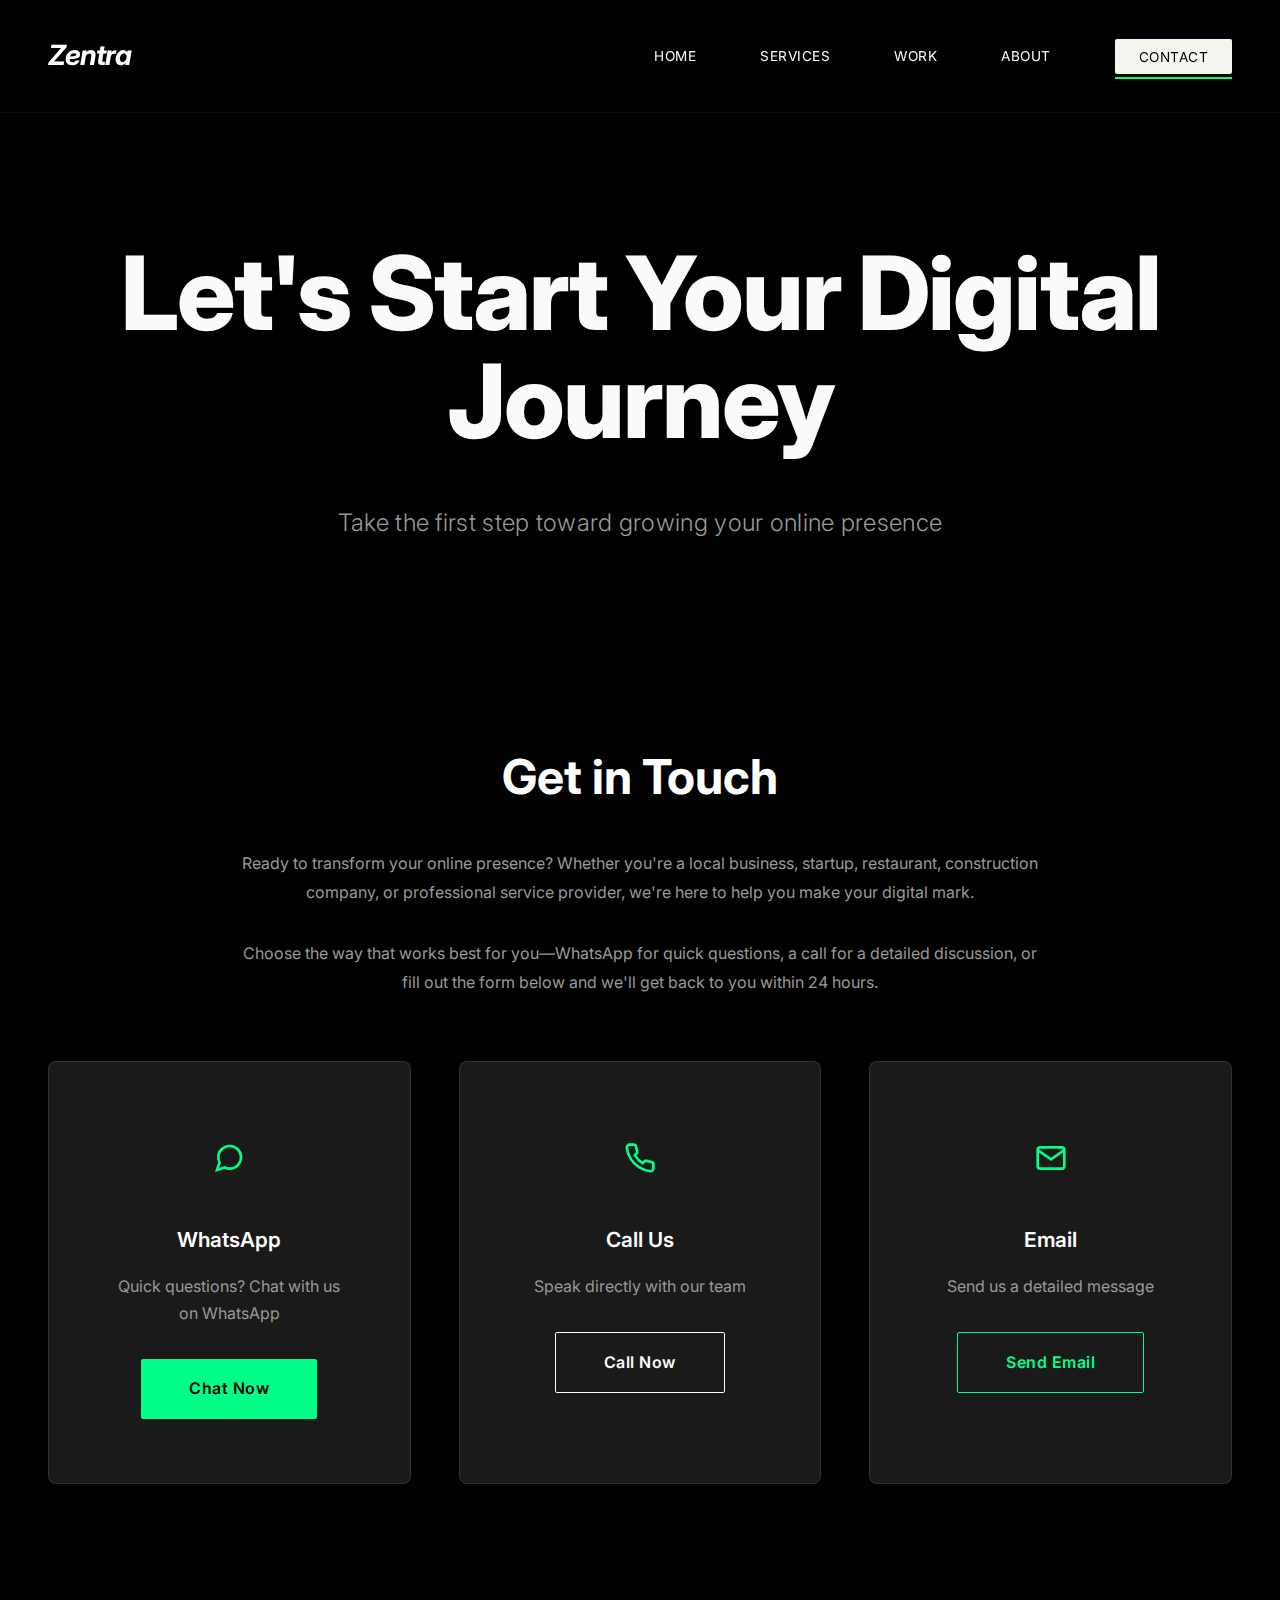
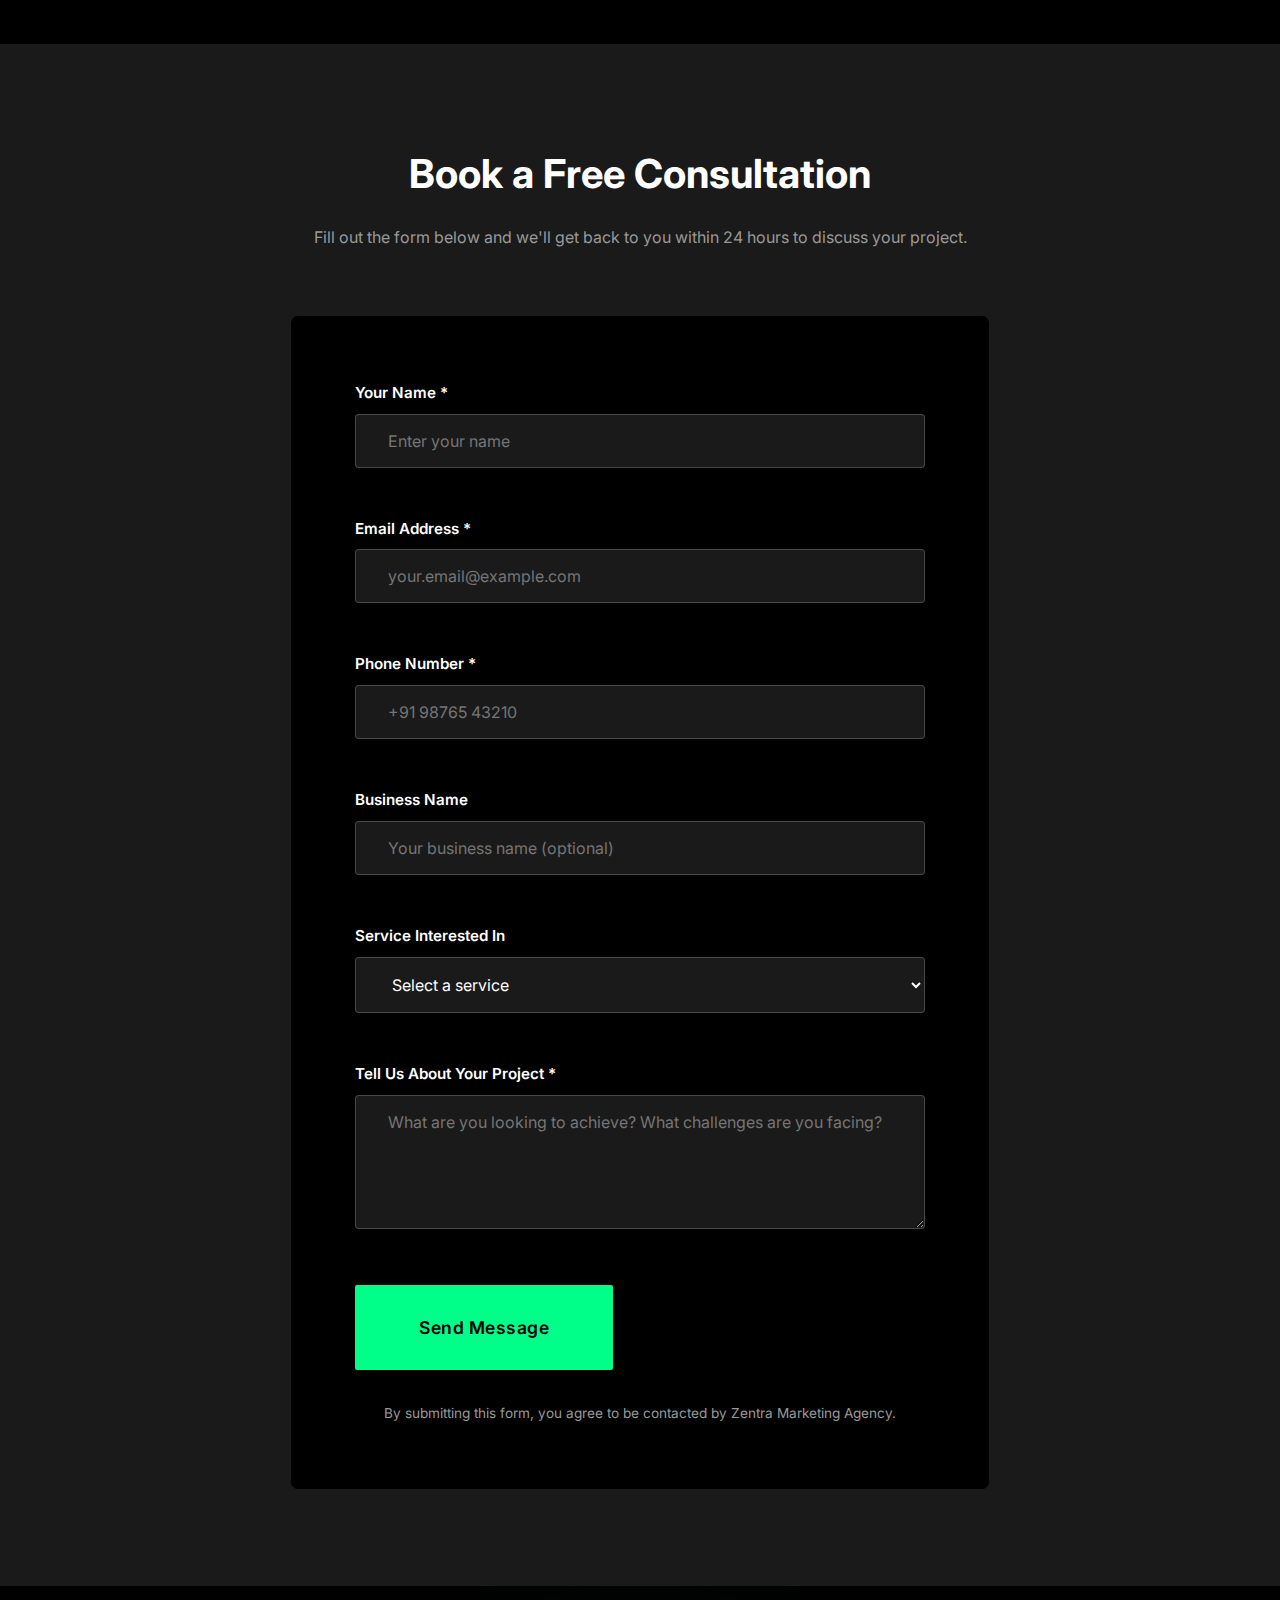
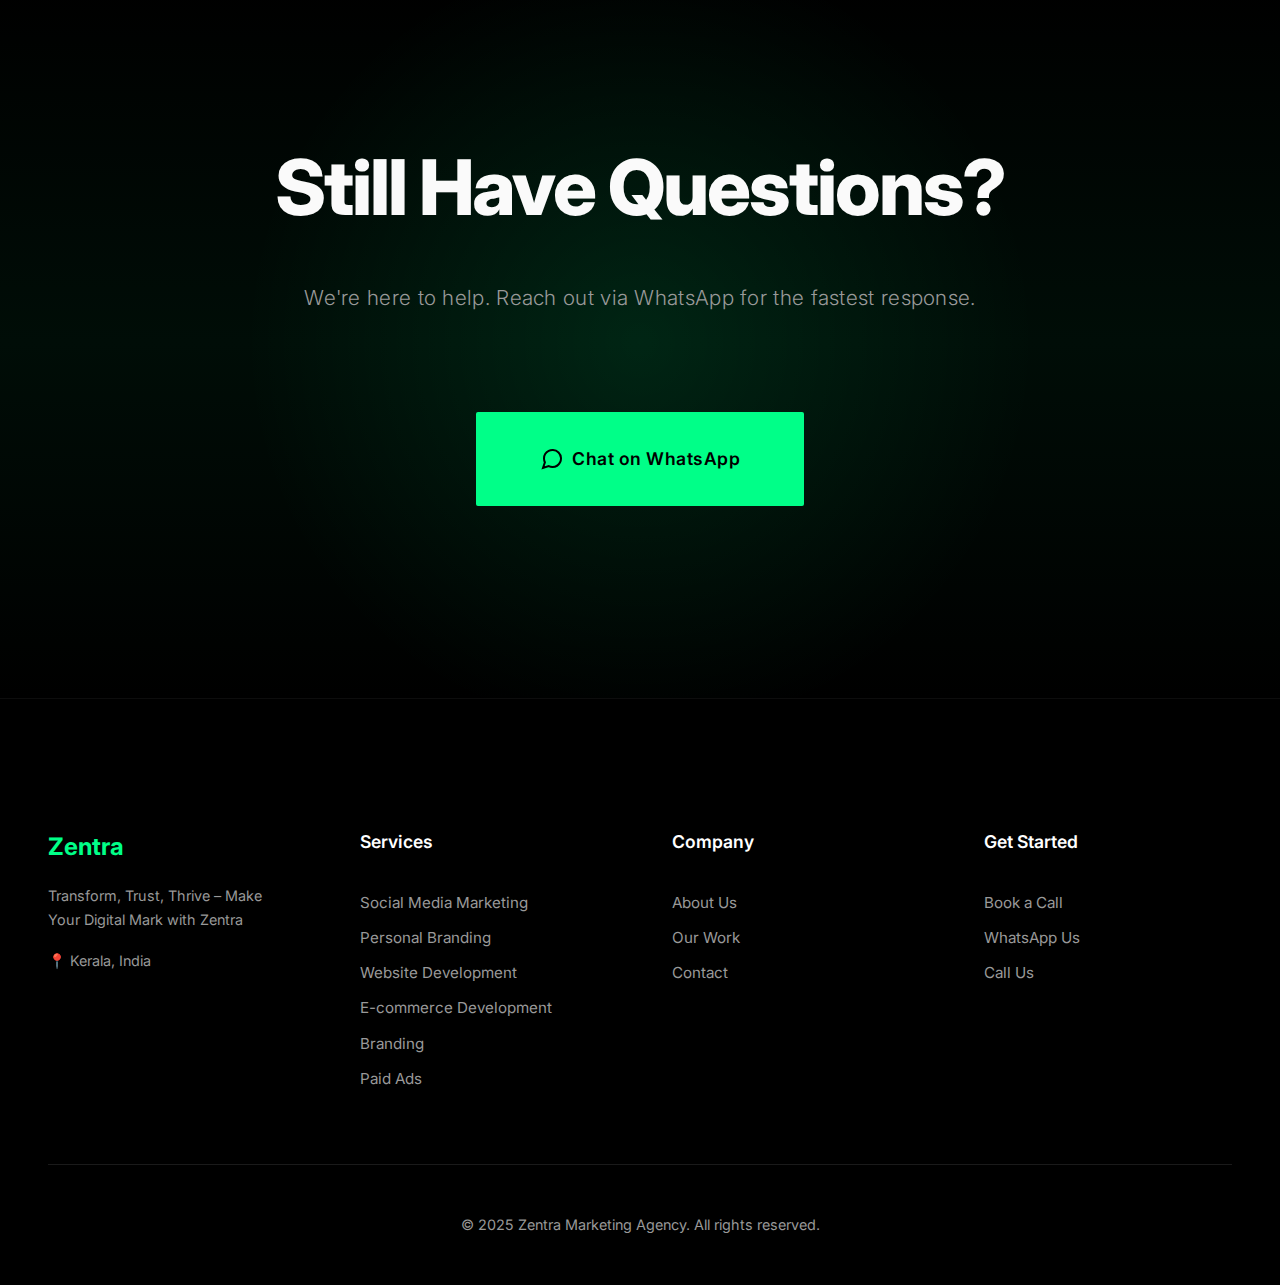
<file: contact.html>
<!DOCTYPE html>
<html lang="en">
<head>
    <meta charset="UTF-8">
    <meta name="viewport" content="width=device-width, initial-scale=1.0">
    <meta name="description" content="Contact Zentra Marketing Agency - Get in touch via WhatsApp, phone, or contact form. Book a free consultation for your digital marketing needs in Kerala.">
    <title>Contact Us | Zentra Marketing Agency</title>
    <link rel="stylesheet" href="styles.css">
    <link rel="preconnect" href="https://fonts.googleapis.com">
    <link rel="preconnect" href="https://fonts.gstatic.com" crossorigin>
    <link href="https://fonts.googleapis.com/css2?family=Inter:wght@300;400;500;600;700;800&display=swap" rel="stylesheet">
</head>
<body>
    <!-- Navigation -->
    <nav class="navbar">
        <div class="container">
            <div class="nav-wrapper">
                <a href="index.html" class="logo">Zentra</a>
                <button class="mobile-menu-toggle" aria-label="Toggle menu">
                    <span></span>
                    <span></span>
                    <span></span>
                </button>
                <ul class="nav-menu">
                    <li><a href="index.html">Home</a></li>
                    <li><a href="services.html">Services</a></li>
                    <li><a href="work.html">Work</a></li>
                    <li><a href="about.html">About</a></li>
                    <li><a href="contact.html" class="nav-cta active">Contact</a></li>
                </ul>
            </div>
        </div>
    </nav>

    <!-- Contact Hero -->
    <section class="page-hero">
        <div class="container">
            <h1 class="page-title">Let's Start Your Digital Journey</h1>
            <p class="page-subtitle">Take the first step toward growing your online presence</p>
        </div>
    </section>

    <!-- Contact Section -->
    <section class="contact-section">
        <div class="container">
            <div class="contact-content">
                <div class="contact-intro">
                    <h2>Get in Touch</h2>
                    <p>
                        Ready to transform your online presence? Whether you're a local business, startup, restaurant, 
                        construction company, or professional service provider, we're here to help you make your digital mark.
                    </p>
                    <p>
                        Choose the way that works best for you—WhatsApp for quick questions, a call for a detailed discussion, 
                        or fill out the form below and we'll get back to you within 24 hours.
                    </p>
                </div>
                <div class="contact-methods">
                    <div class="contact-method-card">
                        <div class="method-icon">
                            <svg width="32" height="32" viewBox="0 0 24 24" fill="none" stroke="currentColor" stroke-width="2">
                                <path d="M21 11.5a8.38 8.38 0 0 1-.9 3.8 8.5 8.5 0 0 1-7.6 4.7 8.38 8.38 0 0 1-3.8-.9L3 21l1.9-5.7a8.38 8.38 0 0 1-.9-3.8 8.5 8.5 0 0 1 4.7-7.6 8.38 8.38 0 0 1 3.8-.9h.5a8.48 8.48 0 0 1 8 8v.5z"/>
                            </svg>
                        </div>
                        <h3>WhatsApp</h3>
                        <p>Quick questions? Chat with us on WhatsApp</p>
                        <a href="https://wa.me/917511105540" class="btn btn-primary" target="_blank">Chat Now</a>
                    </div>
                    <div class="contact-method-card">
                        <div class="method-icon">
                            <svg width="32" height="32" viewBox="0 0 24 24" fill="none" stroke="currentColor" stroke-width="2">
                                <path d="M22 16.92v3a2 2 0 0 1-2.18 2 19.79 19.79 0 0 1-8.63-3.07 19.5 19.5 0 0 1-6-6 19.79 19.79 0 0 1-3.07-8.67A2 2 0 0 1 4.11 2h3a2 2 0 0 1 2 1.72 12.84 12.84 0 0 0 .7 2.81 2 2 0 0 1-.45 2.11L8.09 9.91a16 16 0 0 0 6 6l1.27-1.27a2 2 0 0 1 2.11-.45 12.84 12.84 0 0 0 2.81.7A2 2 0 0 1 22 16.92z"/>
                            </svg>
                        </div>
                        <h3>Call Us</h3>
                        <p>Speak directly with our team</p>
                        <a href="tel:+917511105540" class="btn btn-secondary">Call Now</a>
                    </div>
                    <div class="contact-method-card">
                        <div class="method-icon">
                            <svg width="32" height="32" viewBox="0 0 24 24" fill="none" stroke="currentColor" stroke-width="2">
                                <path d="M4 4h16c1.1 0 2 .9 2 2v12c0 1.1-.9 2-2 2H4c-1.1 0-2-.9-2-2V6c0-1.1.9-2 2-2z"/>
                                <polyline points="22,6 12,13 2,6"/>
                            </svg>
                        </div>
                        <h3>Email</h3>
                        <p>Send us a detailed message</p>
                        <a href="mailto:zentra.techofficial@gmail.com" class="btn btn-outline">Send Email</a>
                    </div>
                </div>
            </div>
        </div>
    </section>

    <!-- Contact Form -->
    <section class="contact-form-section">
        <div class="container">
            <div class="form-wrapper">
                <div class="form-header">
                    <h2>Book a Free Consultation</h2>
                    <p>Fill out the form below and we'll get back to you within 24 hours to discuss your project.</p>
                </div>
                <form class="contact-form" id="contactForm">
                    <div class="form-group">
                        <label for="name">Your Name *</label>
                        <input type="text" id="name" name="name" required placeholder="Enter your name">
                    </div>
                    <div class="form-group">
                        <label for="email">Email Address *</label>
                        <input type="email" id="email" name="email" required placeholder="your.email@example.com">
                    </div>
                    <div class="form-group">
                        <label for="phone">Phone Number *</label>
                        <input type="tel" id="phone" name="phone" required placeholder="+91 98765 43210">
                    </div>
                    <div class="form-group">
                        <label for="business">Business Name</label>
                        <input type="text" id="business" name="business" placeholder="Your business name (optional)">
                    </div>
                    <div class="form-group">
                        <label for="service">Service Interested In</label>
                        <select id="service" name="service">
                            <option value="">Select a service</option>
                            <option value="social-media">Social Media Marketing</option>
                            <option value="personal-branding">Personal Branding</option>
                            <option value="website-development">Website Development</option>
                            <option value="ecommerce">E-commerce Development</option>
                            <option value="branding">Branding</option>
                            <option value="paid-ads">Paid Ads (Meta & Google)</option>
                            <option value="multiple">Multiple Services</option>
                            <option value="not-sure">Not Sure Yet</option>
                        </select>
                    </div>
                    <div class="form-group">
                        <label for="message">Tell Us About Your Project *</label>
                        <textarea id="message" name="message" rows="5" required placeholder="What are you looking to achieve? What challenges are you facing?"></textarea>
                    </div>
                    <button type="submit" class="btn btn-primary btn-large">Send Message</button>
                    <p class="form-note">By submitting this form, you agree to be contacted by Zentra Marketing Agency.</p>
                </form>
                <div class="form-success" id="formSuccess" style="display: none;">
                    <div class="success-icon">✓</div>
                    <h3>Thank You!</h3>
                    <p>We've received your message and will get back to you within 24 hours.</p>
                </div>
            </div>
        </div>
    </section>

    <!-- CTA Section -->
    <section class="cta-section">
        <div class="container">
            <div class="cta-content">
                <h2 class="cta-title">Still Have Questions?</h2>
                <p class="cta-subtitle">We're here to help. Reach out via WhatsApp for the fastest response.</p>
                <div class="cta-buttons">
                    <a href="https://wa.me/917511105540" class="btn btn-primary btn-large" target="_blank">
                        <svg width="24" height="24" viewBox="0 0 24 24" fill="none" stroke="currentColor" stroke-width="2">
                            <path d="M21 11.5a8.38 8.38 0 0 1-.9 3.8 8.5 8.5 0 0 1-7.6 4.7 8.38 8.38 0 0 1-3.8-.9L3 21l1.9-5.7a8.38 8.38 0 0 1-.9-3.8 8.5 8.5 0 0 1 4.7-7.6 8.38 8.38 0 0 1 3.8-.9h.5a8.48 8.48 0 0 1 8 8v.5z"/>
                        </svg>
                        Chat on WhatsApp
                    </a>
                </div>
            </div>
        </div>
    </section>

    <!-- Footer -->
    <footer class="footer">
        <div class="container">
            <div class="footer-content">
                <div class="footer-col">
                    <h3 class="footer-logo">Zentra</h3>
                    <p class="footer-tagline">Transform, Trust, Thrive – Make Your Digital Mark with Zentra</p>
                    <p class="footer-location">📍 Kerala, India</p>
                </div>
                <div class="footer-col">
                    <h4>Services</h4>
                    <ul>
                        <li><a href="services.html#social-media">Social Media Marketing</a></li>
                        <li><a href="services.html#personal-branding">Personal Branding</a></li>
                        <li><a href="services.html#website-development">Website Development</a></li>
                        <li><a href="services.html#ecommerce">E-commerce Development</a></li>
                        <li><a href="services.html#branding">Branding</a></li>
                        <li><a href="services.html#paid-ads">Paid Ads</a></li>
                    </ul>
                </div>
                <div class="footer-col">
                    <h4>Company</h4>
                    <ul>
                        <li><a href="about.html">About Us</a></li>
                        <li><a href="work.html">Our Work</a></li>
                        <li><a href="contact.html">Contact</a></li>
                    </ul>
                </div>
                <div class="footer-col">
                    <h4>Get Started</h4>
                    <ul>
                        <li><a href="contact.html">Book a Call</a></li>
                        <li><a href="https://wa.me/917511105540" target="_blank">WhatsApp Us</a></li>
                        <li><a href="tel:+917511105540">Call Us</a></li>
                    </ul>
                </div>
            </div>
            <div class="footer-bottom">
                <p>&copy; 2025 Zentra Marketing Agency. All rights reserved.</p>
            </div>
        </div>
    </footer>

    <script src="script.js"></script>
</body>
</html>
</file>
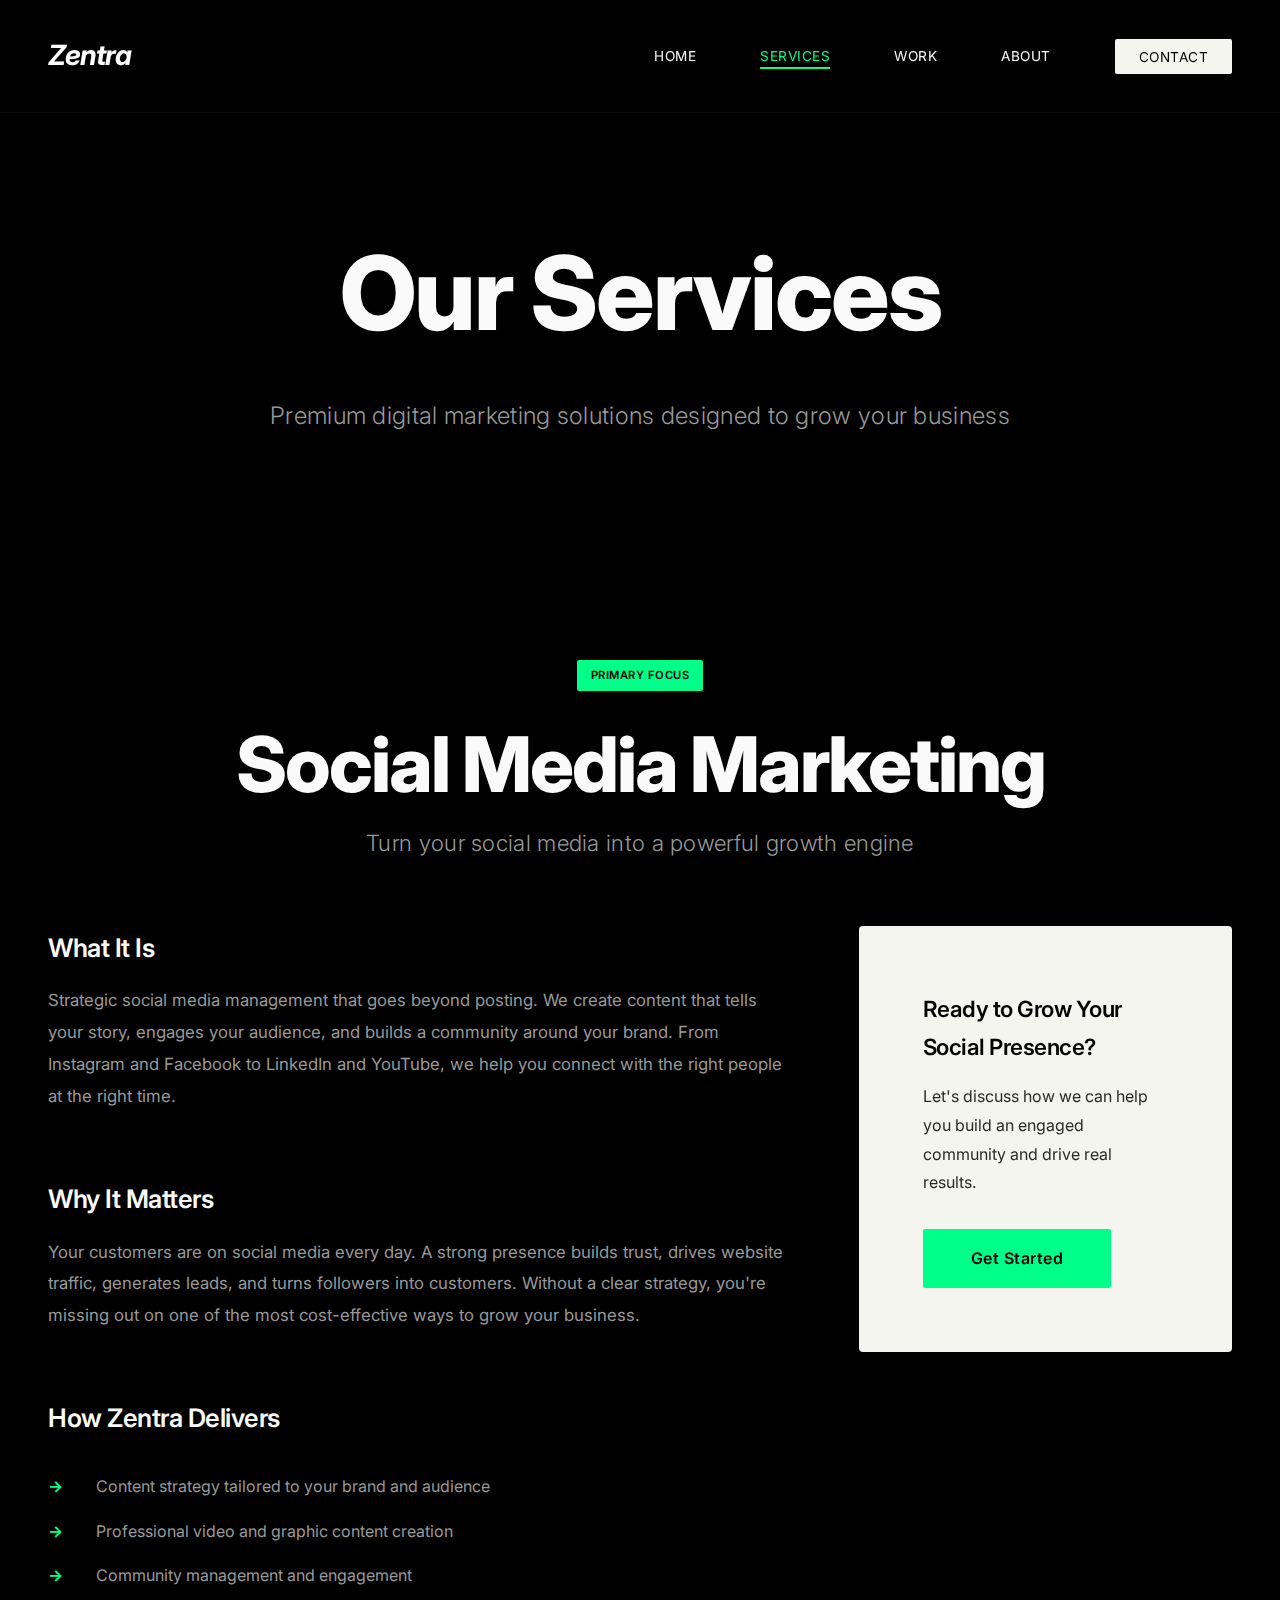
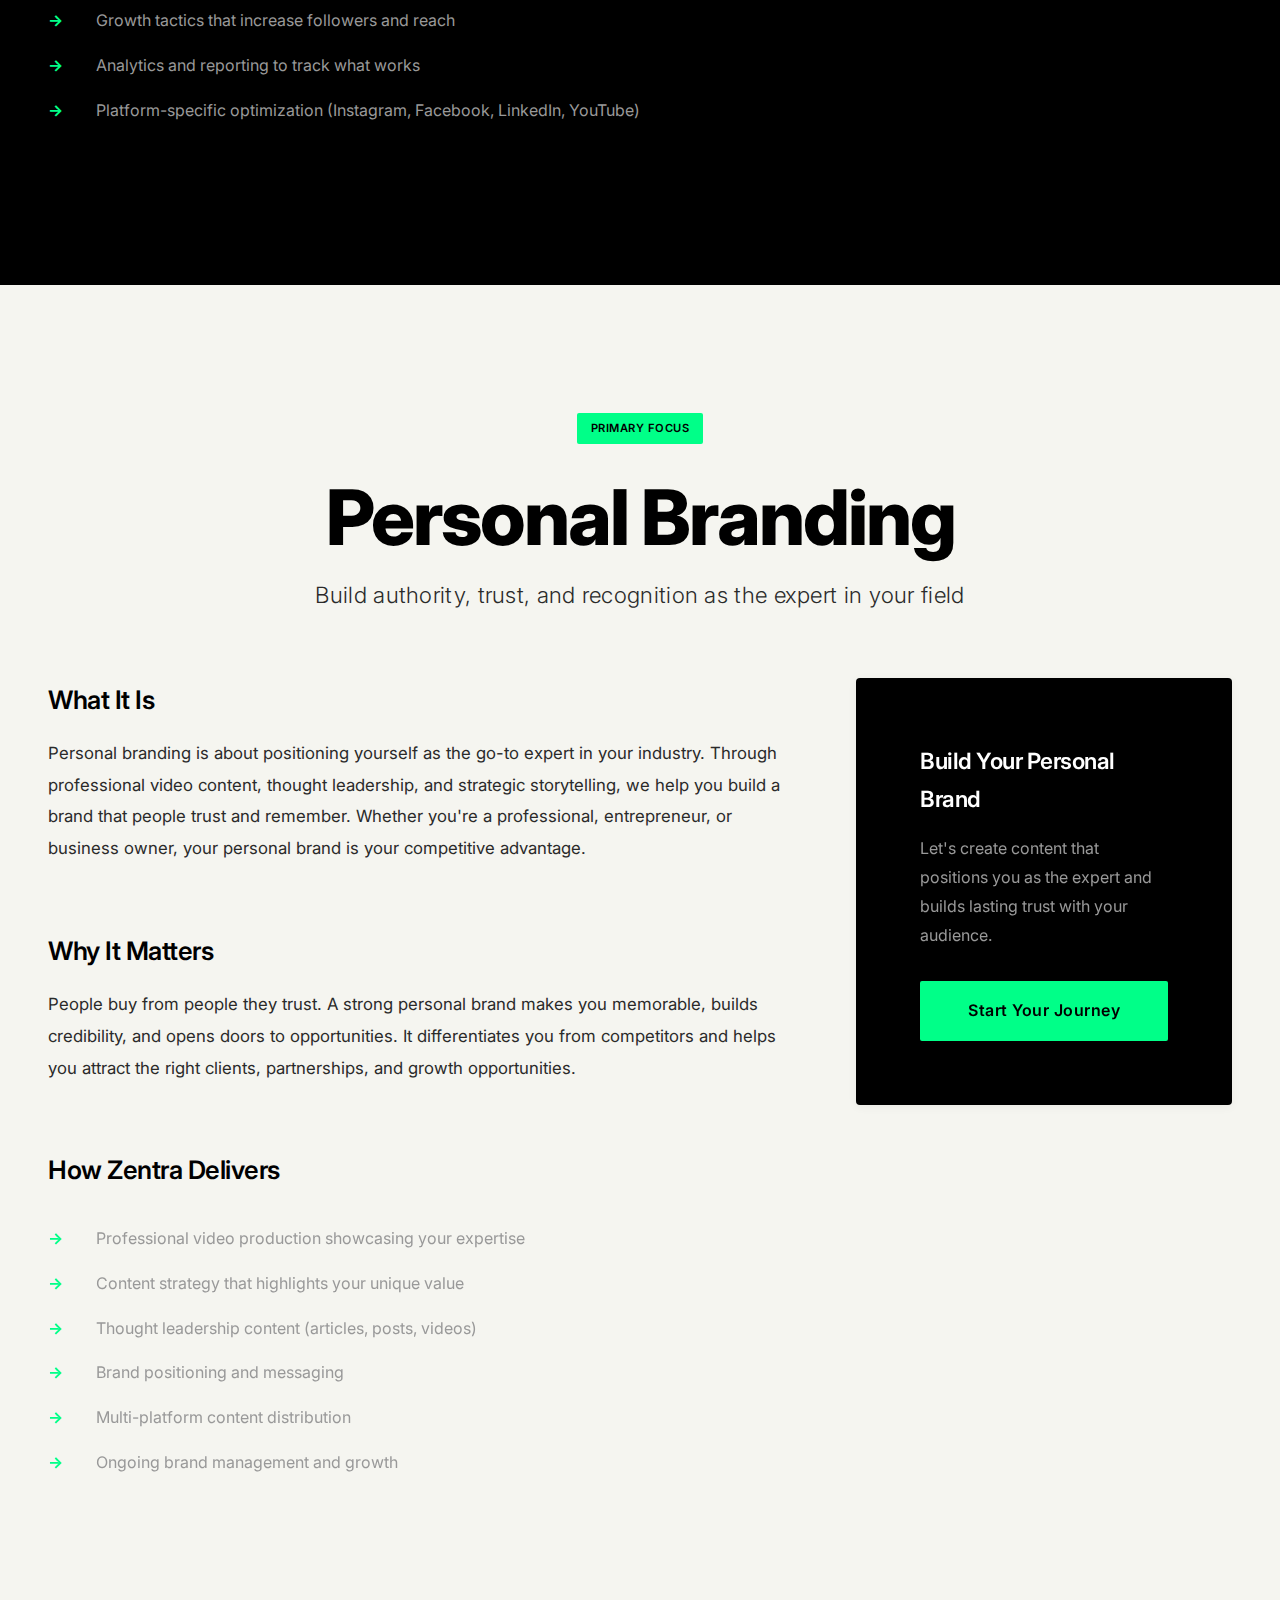
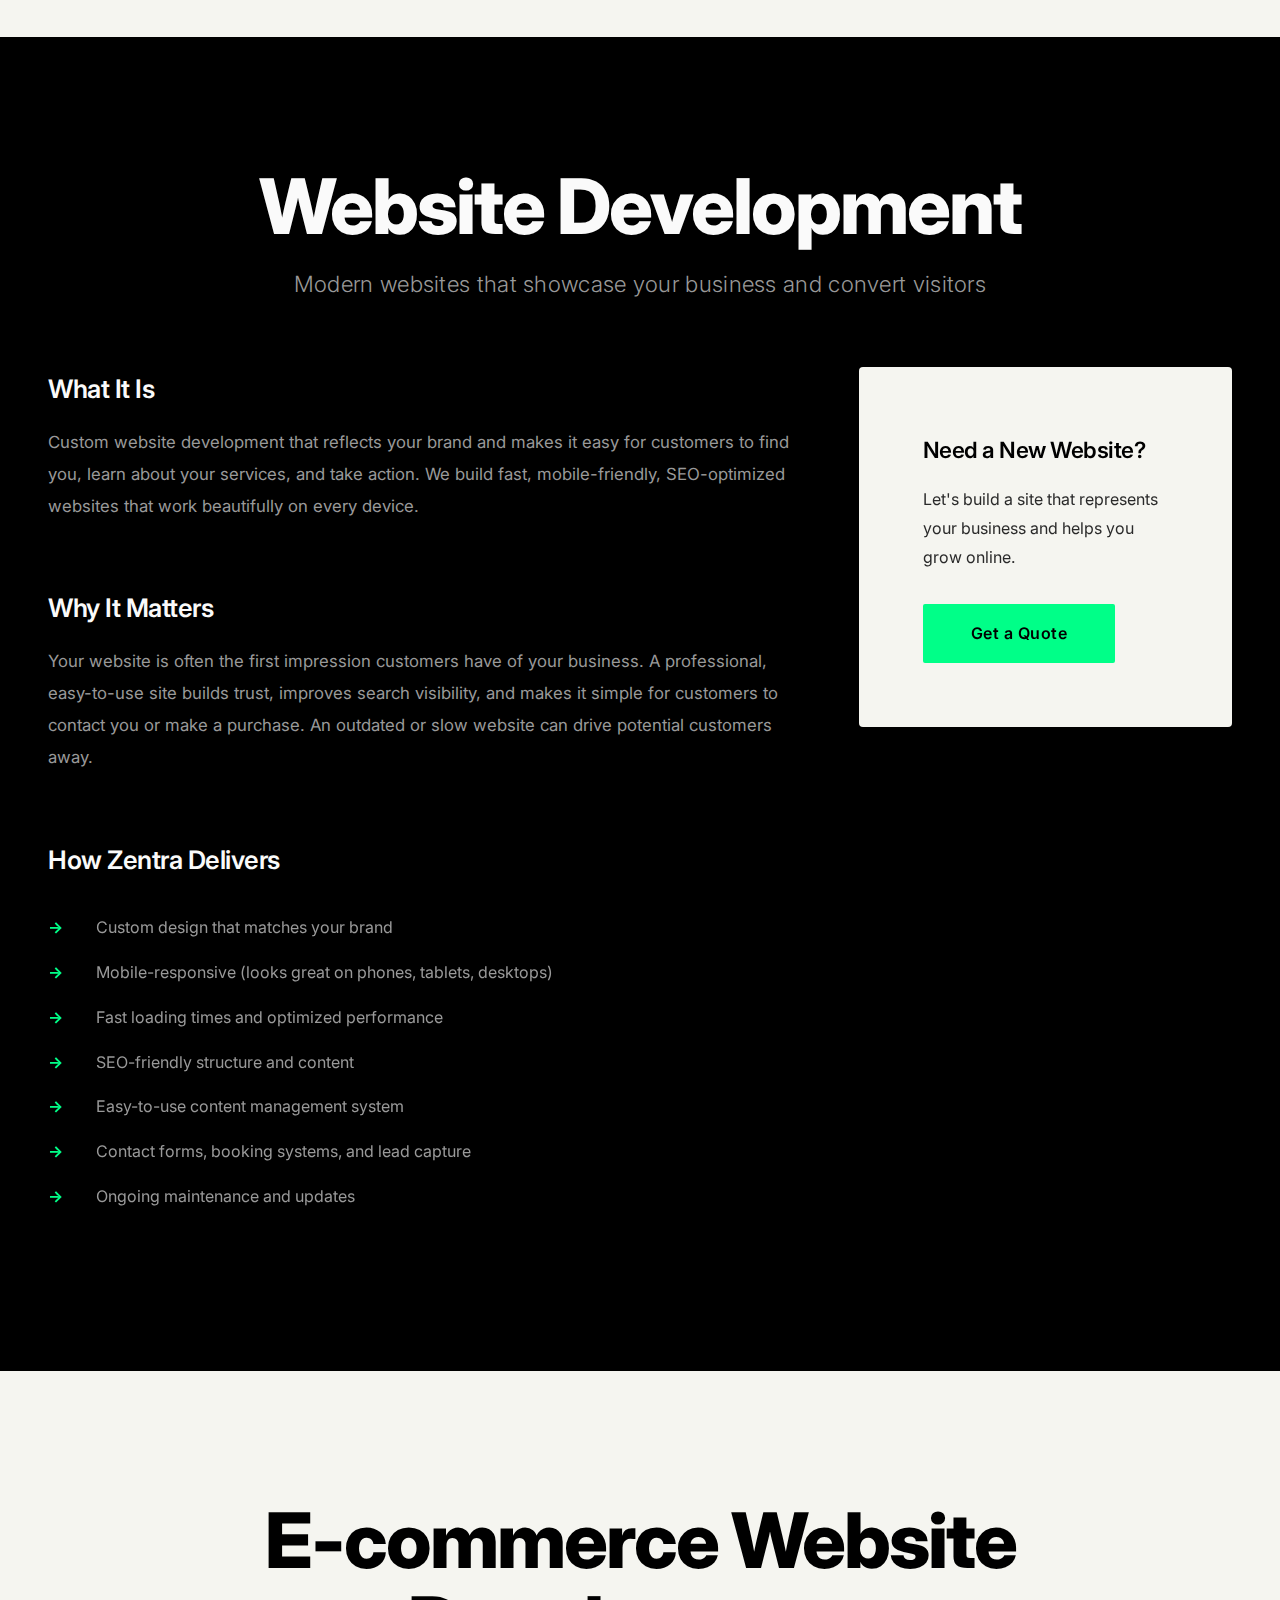
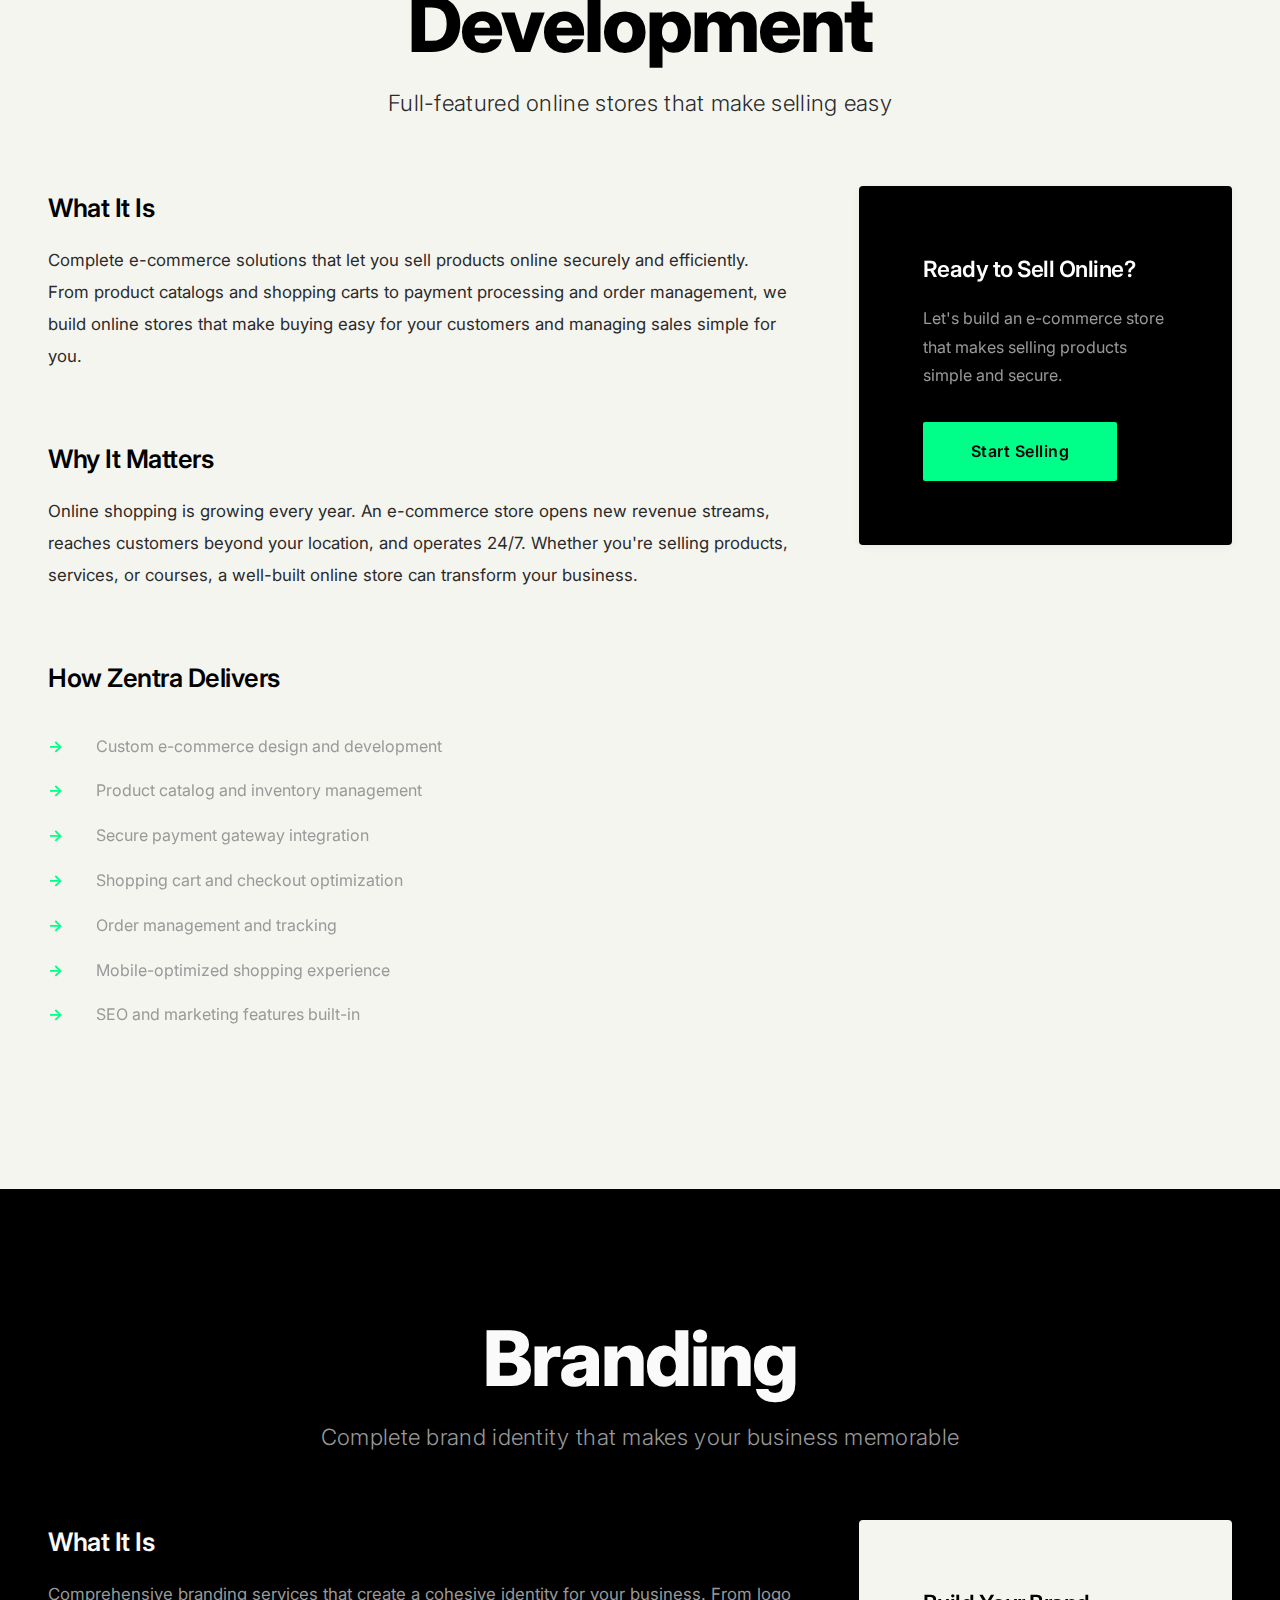
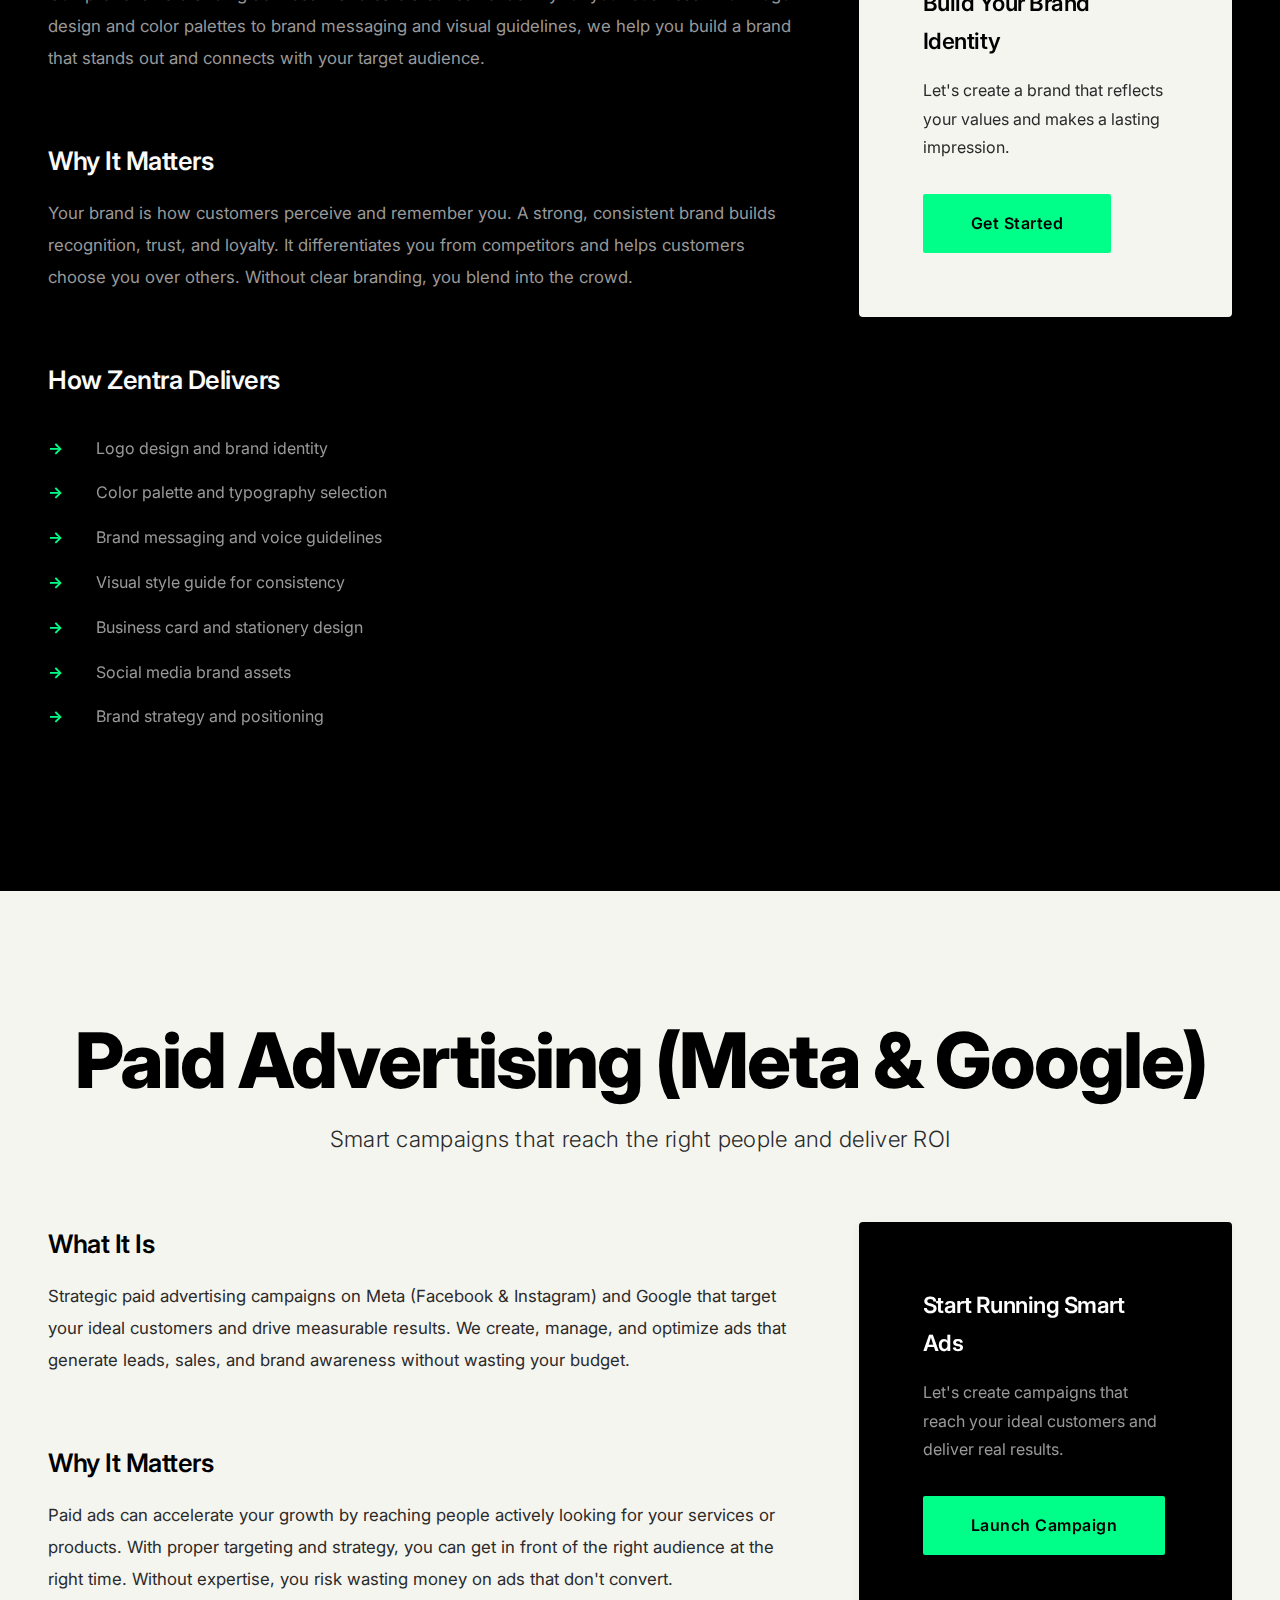
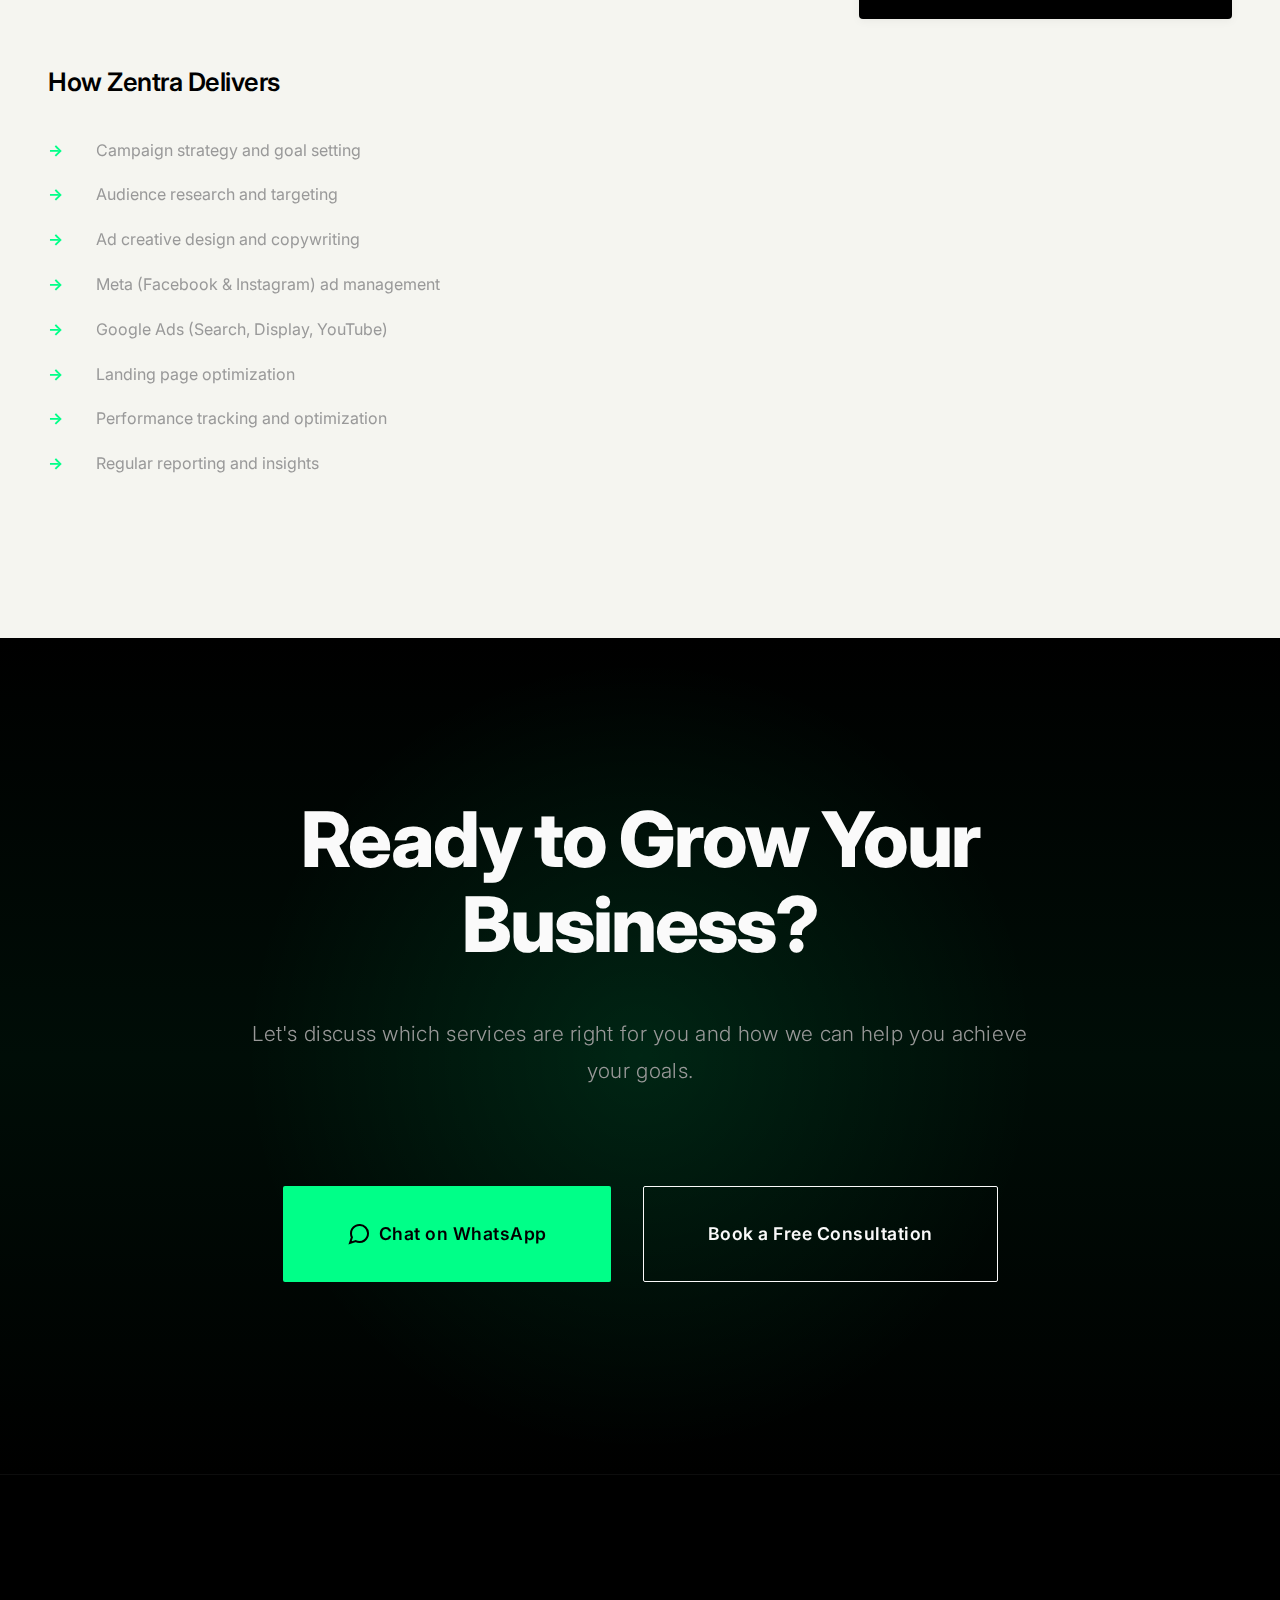
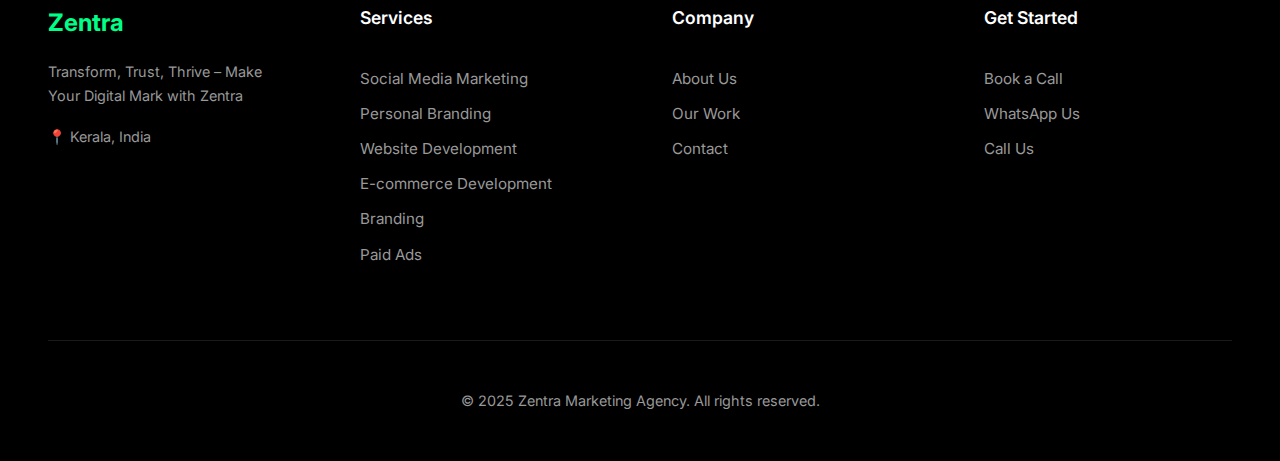
<file: services.html>
<!DOCTYPE html>
<html lang="en">
<head>
    <meta charset="UTF-8">
    <meta name="viewport" content="width=device-width, initial-scale=1.0">
    <meta name="description" content="Zentra Marketing Agency Services - Social Media Marketing, Personal Branding, Website Development, E-commerce, Branding, Paid Ads in Kerala.">
    <title>Our Services | Zentra Marketing Agency</title>
    <link rel="stylesheet" href="styles.css">
    <link rel="preconnect" href="https://fonts.googleapis.com">
    <link rel="preconnect" href="https://fonts.gstatic.com" crossorigin>
    <link href="https://fonts.googleapis.com/css2?family=Inter:wght@300;400;500;600;700;800&display=swap" rel="stylesheet">
</head>
<body>
    <!-- Navigation -->
    <nav class="navbar">
        <div class="container">
            <div class="nav-wrapper">
                <a href="index.html" class="logo">Zentra</a>
                <button class="mobile-menu-toggle" aria-label="Toggle menu">
                    <span></span>
                    <span></span>
                    <span></span>
                </button>
                <ul class="nav-menu">
                    <li><a href="index.html">Home</a></li>
                    <li><a href="services.html" class="active">Services</a></li>
                    <li><a href="work.html">Work</a></li>
                    <li><a href="about.html">About</a></li>
                    <li><a href="contact.html" class="nav-cta">Contact</a></li>
                </ul>
            </div>
        </div>
    </nav>

    <!-- Services Hero -->
    <section class="page-hero">
        <div class="container">
            <h1 class="page-title">Our Services</h1>
            <p class="page-subtitle">Premium digital marketing solutions designed to grow your business</p>
        </div>
    </section>

    <!-- Social Media Marketing -->
    <section class="service-detail" id="social-media">
        <div class="container">
            <div class="service-detail-content">
                <div class="service-detail-header">
                    <div class="service-badge featured-badge">Primary Focus</div>
                    <h2>Social Media Marketing</h2>
                    <p class="service-intro">Turn your social media into a powerful growth engine</p>
                </div>
                <div class="service-detail-grid">
                    <div class="service-detail-text">
                        <h3>What It Is</h3>
                        <p>
                            Strategic social media management that goes beyond posting. We create content that tells your story, 
                            engages your audience, and builds a community around your brand. From Instagram and Facebook to LinkedIn 
                            and YouTube, we help you connect with the right people at the right time.
                        </p>
                        <h3>Why It Matters</h3>
                        <p>
                            Your customers are on social media every day. A strong presence builds trust, drives website traffic, 
                            generates leads, and turns followers into customers. Without a clear strategy, you're missing out on 
                            one of the most cost-effective ways to grow your business.
                        </p>
                        <h3>How Zentra Delivers</h3>
                        <ul class="service-list">
                            <li>Content strategy tailored to your brand and audience</li>
                            <li>Professional video and graphic content creation</li>
                            <li>Community management and engagement</li>
                            <li>Growth tactics that increase followers and reach</li>
                            <li>Analytics and reporting to track what works</li>
                            <li>Platform-specific optimization (Instagram, Facebook, LinkedIn, YouTube)</li>
                        </ul>
                    </div>
                    <div class="service-detail-cta">
                        <div class="cta-card">
                            <h4>Ready to Grow Your Social Presence?</h4>
                            <p>Let's discuss how we can help you build an engaged community and drive real results.</p>
                            <a href="contact.html" class="btn btn-primary">Get Started</a>
                        </div>
                    </div>
                </div>
            </div>
        </div>
    </section>

    <!-- Personal Branding -->
    <section class="service-detail alt" id="personal-branding">
        <div class="container">
            <div class="service-detail-content">
                <div class="service-detail-header">
                    <div class="service-badge featured-badge">Primary Focus</div>
                    <h2>Personal Branding</h2>
                    <p class="service-intro">Build authority, trust, and recognition as the expert in your field</p>
                </div>
                <div class="service-detail-grid">
                    <div class="service-detail-text">
                        <h3>What It Is</h3>
                        <p>
                            Personal branding is about positioning yourself as the go-to expert in your industry. Through professional 
                            video content, thought leadership, and strategic storytelling, we help you build a brand that people trust 
                            and remember. Whether you're a professional, entrepreneur, or business owner, your personal brand is your 
                            competitive advantage.
                        </p>
                        <h3>Why It Matters</h3>
                        <p>
                            People buy from people they trust. A strong personal brand makes you memorable, builds credibility, and 
                            opens doors to opportunities. It differentiates you from competitors and helps you attract the right clients, 
                            partnerships, and growth opportunities.
                        </p>
                        <h3>How Zentra Delivers</h3>
                        <ul class="service-list">
                            <li>Professional video production showcasing your expertise</li>
                            <li>Content strategy that highlights your unique value</li>
                            <li>Thought leadership content (articles, posts, videos)</li>
                            <li>Brand positioning and messaging</li>
                            <li>Multi-platform content distribution</li>
                            <li>Ongoing brand management and growth</li>
                        </ul>
                    </div>
                    <div class="service-detail-cta">
                        <div class="cta-card">
                            <h4>Build Your Personal Brand</h4>
                            <p>Let's create content that positions you as the expert and builds lasting trust with your audience.</p>
                            <a href="contact.html" class="btn btn-primary">Start Your Journey</a>
                        </div>
                    </div>
                </div>
            </div>
        </div>
    </section>

    <!-- Website Development -->
    <section class="service-detail" id="website-development">
        <div class="container">
            <div class="service-detail-content">
                <div class="service-detail-header">
                    <h2>Website Development</h2>
                    <p class="service-intro">Modern websites that showcase your business and convert visitors</p>
                </div>
                <div class="service-detail-grid">
                    <div class="service-detail-text">
                        <h3>What It Is</h3>
                        <p>
                            Custom website development that reflects your brand and makes it easy for customers to find you, 
                            learn about your services, and take action. We build fast, mobile-friendly, SEO-optimized websites 
                            that work beautifully on every device.
                        </p>
                        <h3>Why It Matters</h3>
                        <p>
                            Your website is often the first impression customers have of your business. A professional, easy-to-use 
                            site builds trust, improves search visibility, and makes it simple for customers to contact you or make 
                            a purchase. An outdated or slow website can drive potential customers away.
                        </p>
                        <h3>How Zentra Delivers</h3>
                        <ul class="service-list">
                            <li>Custom design that matches your brand</li>
                            <li>Mobile-responsive (looks great on phones, tablets, desktops)</li>
                            <li>Fast loading times and optimized performance</li>
                            <li>SEO-friendly structure and content</li>
                            <li>Easy-to-use content management system</li>
                            <li>Contact forms, booking systems, and lead capture</li>
                            <li>Ongoing maintenance and updates</li>
                        </ul>
                    </div>
                    <div class="service-detail-cta">
                        <div class="cta-card">
                            <h4>Need a New Website?</h4>
                            <p>Let's build a site that represents your business and helps you grow online.</p>
                            <a href="contact.html" class="btn btn-primary">Get a Quote</a>
                        </div>
                    </div>
                </div>
            </div>
        </div>
    </section>

    <!-- E-commerce Development -->
    <section class="service-detail alt" id="ecommerce">
        <div class="container">
            <div class="service-detail-content">
                <div class="service-detail-header">
                    <h2>E-commerce Website Development</h2>
                    <p class="service-intro">Full-featured online stores that make selling easy</p>
                </div>
                <div class="service-detail-grid">
                    <div class="service-detail-text">
                        <h3>What It Is</h3>
                        <p>
                            Complete e-commerce solutions that let you sell products online securely and efficiently. From product 
                            catalogs and shopping carts to payment processing and order management, we build online stores that 
                            make buying easy for your customers and managing sales simple for you.
                        </p>
                        <h3>Why It Matters</h3>
                        <p>
                            Online shopping is growing every year. An e-commerce store opens new revenue streams, reaches customers 
                            beyond your location, and operates 24/7. Whether you're selling products, services, or courses, a well-built 
                            online store can transform your business.
                        </p>
                        <h3>How Zentra Delivers</h3>
                        <ul class="service-list">
                            <li>Custom e-commerce design and development</li>
                            <li>Product catalog and inventory management</li>
                            <li>Secure payment gateway integration</li>
                            <li>Shopping cart and checkout optimization</li>
                            <li>Order management and tracking</li>
                            <li>Mobile-optimized shopping experience</li>
                            <li>SEO and marketing features built-in</li>
                        </ul>
                    </div>
                    <div class="service-detail-cta">
                        <div class="cta-card">
                            <h4>Ready to Sell Online?</h4>
                            <p>Let's build an e-commerce store that makes selling products simple and secure.</p>
                            <a href="contact.html" class="btn btn-primary">Start Selling</a>
                        </div>
                    </div>
                </div>
            </div>
        </div>
    </section>

    <!-- Branding -->
    <section class="service-detail" id="branding">
        <div class="container">
            <div class="service-detail-content">
                <div class="service-detail-header">
                    <h2>Branding</h2>
                    <p class="service-intro">Complete brand identity that makes your business memorable</p>
                </div>
                <div class="service-detail-grid">
                    <div class="service-detail-text">
                        <h3>What It Is</h3>
                        <p>
                            Comprehensive branding services that create a cohesive identity for your business. From logo design and 
                            color palettes to brand messaging and visual guidelines, we help you build a brand that stands out and 
                            connects with your target audience.
                        </p>
                        <h3>Why It Matters</h3>
                        <p>
                            Your brand is how customers perceive and remember you. A strong, consistent brand builds recognition, 
                            trust, and loyalty. It differentiates you from competitors and helps customers choose you over others. 
                            Without clear branding, you blend into the crowd.
                        </p>
                        <h3>How Zentra Delivers</h3>
                        <ul class="service-list">
                            <li>Logo design and brand identity</li>
                            <li>Color palette and typography selection</li>
                            <li>Brand messaging and voice guidelines</li>
                            <li>Visual style guide for consistency</li>
                            <li>Business card and stationery design</li>
                            <li>Social media brand assets</li>
                            <li>Brand strategy and positioning</li>
                        </ul>
                    </div>
                    <div class="service-detail-cta">
                        <div class="cta-card">
                            <h4>Build Your Brand Identity</h4>
                            <p>Let's create a brand that reflects your values and makes a lasting impression.</p>
                            <a href="contact.html" class="btn btn-primary">Get Started</a>
                        </div>
                    </div>
                </div>
            </div>
        </div>
    </section>

    <!-- Paid Ads -->
    <section class="service-detail alt" id="paid-ads">
        <div class="container">
            <div class="service-detail-content">
                <div class="service-detail-header">
                    <h2>Paid Advertising (Meta & Google)</h2>
                    <p class="service-intro">Smart campaigns that reach the right people and deliver ROI</p>
                </div>
                <div class="service-detail-grid">
                    <div class="service-detail-text">
                        <h3>What It Is</h3>
                        <p>
                            Strategic paid advertising campaigns on Meta (Facebook & Instagram) and Google that target your ideal 
                            customers and drive measurable results. We create, manage, and optimize ads that generate leads, sales, 
                            and brand awareness without wasting your budget.
                        </p>
                        <h3>Why It Matters</h3>
                        <p>
                            Paid ads can accelerate your growth by reaching people actively looking for your services or products. 
                            With proper targeting and strategy, you can get in front of the right audience at the right time. Without 
                            expertise, you risk wasting money on ads that don't convert.
                        </p>
                        <h3>How Zentra Delivers</h3>
                        <ul class="service-list">
                            <li>Campaign strategy and goal setting</li>
                            <li>Audience research and targeting</li>
                            <li>Ad creative design and copywriting</li>
                            <li>Meta (Facebook & Instagram) ad management</li>
                            <li>Google Ads (Search, Display, YouTube)</li>
                            <li>Landing page optimization</li>
                            <li>Performance tracking and optimization</li>
                            <li>Regular reporting and insights</li>
                        </ul>
                    </div>
                    <div class="service-detail-cta">
                        <div class="cta-card">
                            <h4>Start Running Smart Ads</h4>
                            <p>Let's create campaigns that reach your ideal customers and deliver real results.</p>
                            <a href="contact.html" class="btn btn-primary">Launch Campaign</a>
                        </div>
                    </div>
                </div>
            </div>
        </div>
    </section>

    <!-- Services CTA -->
    <section class="cta-section">
        <div class="container">
            <div class="cta-content">
                <h2 class="cta-title">Ready to Grow Your Business?</h2>
                <p class="cta-subtitle">Let's discuss which services are right for you and how we can help you achieve your goals.</p>
                <div class="cta-buttons">
                    <a href="https://wa.me/917511105540" class="btn btn-primary btn-large" target="_blank">
                        <svg width="24" height="24" viewBox="0 0 24 24" fill="none" stroke="currentColor" stroke-width="2">
                            <path d="M21 11.5a8.38 8.38 0 0 1-.9 3.8 8.5 8.5 0 0 1-7.6 4.7 8.38 8.38 0 0 1-3.8-.9L3 21l1.9-5.7a8.38 8.38 0 0 1-.9-3.8 8.5 8.5 0 0 1 4.7-7.6 8.38 8.38 0 0 1 3.8-.9h.5a8.48 8.48 0 0 1 8 8v.5z"/>
                        </svg>
                        Chat on WhatsApp
                    </a>
                    <a href="contact.html" class="btn btn-secondary btn-large">Book a Free Consultation</a>
                </div>
            </div>
        </div>
    </section>

    <!-- Footer -->
    <footer class="footer">
        <div class="container">
            <div class="footer-content">
                <div class="footer-col">
                    <h3 class="footer-logo">Zentra</h3>
                    <p class="footer-tagline">Transform, Trust, Thrive – Make Your Digital Mark with Zentra</p>
                    <p class="footer-location">📍 Kerala, India</p>
                </div>
                <div class="footer-col">
                    <h4>Services</h4>
                    <ul>
                        <li><a href="services.html#social-media">Social Media Marketing</a></li>
                        <li><a href="services.html#personal-branding">Personal Branding</a></li>
                        <li><a href="services.html#website-development">Website Development</a></li>
                        <li><a href="services.html#ecommerce">E-commerce Development</a></li>
                        <li><a href="services.html#branding">Branding</a></li>
                        <li><a href="services.html#paid-ads">Paid Ads</a></li>
                    </ul>
                </div>
                <div class="footer-col">
                    <h4>Company</h4>
                    <ul>
                        <li><a href="about.html">About Us</a></li>
                        <li><a href="work.html">Our Work</a></li>
                        <li><a href="contact.html">Contact</a></li>
                    </ul>
                </div>
                <div class="footer-col">
                    <h4>Get Started</h4>
                    <ul>
                        <li><a href="contact.html">Book a Call</a></li>
                        <li><a href="https://wa.me/919876543210" target="_blank">WhatsApp Us</a></li>
                        <li><a href="tel:+917511105540">Call Us</a></li>
                    </ul>
                </div>
            </div>
            <div class="footer-bottom">
                <p>&copy; 2025 Zentra Marketing Agency. All rights reserved.</p>
            </div>
        </div>
    </footer>

    <script src="script.js"></script>
</body>
</html>
</file>
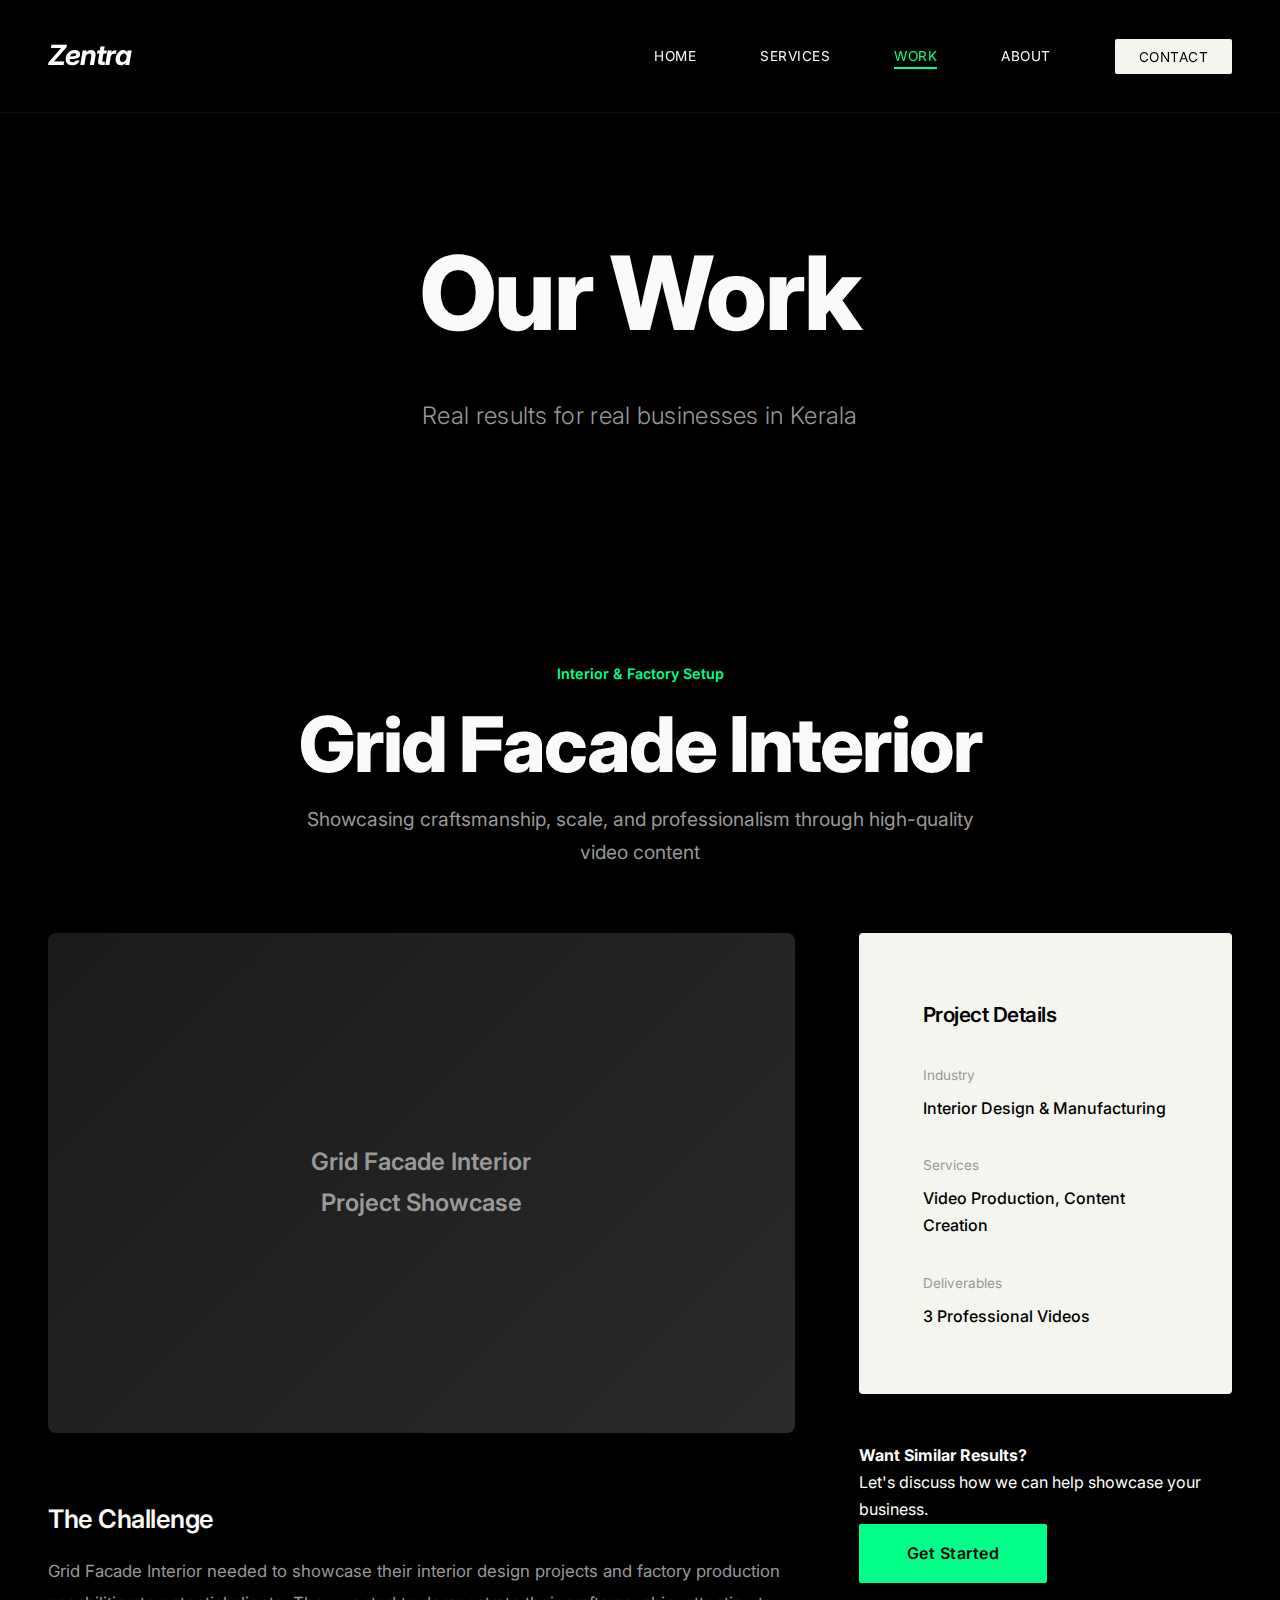
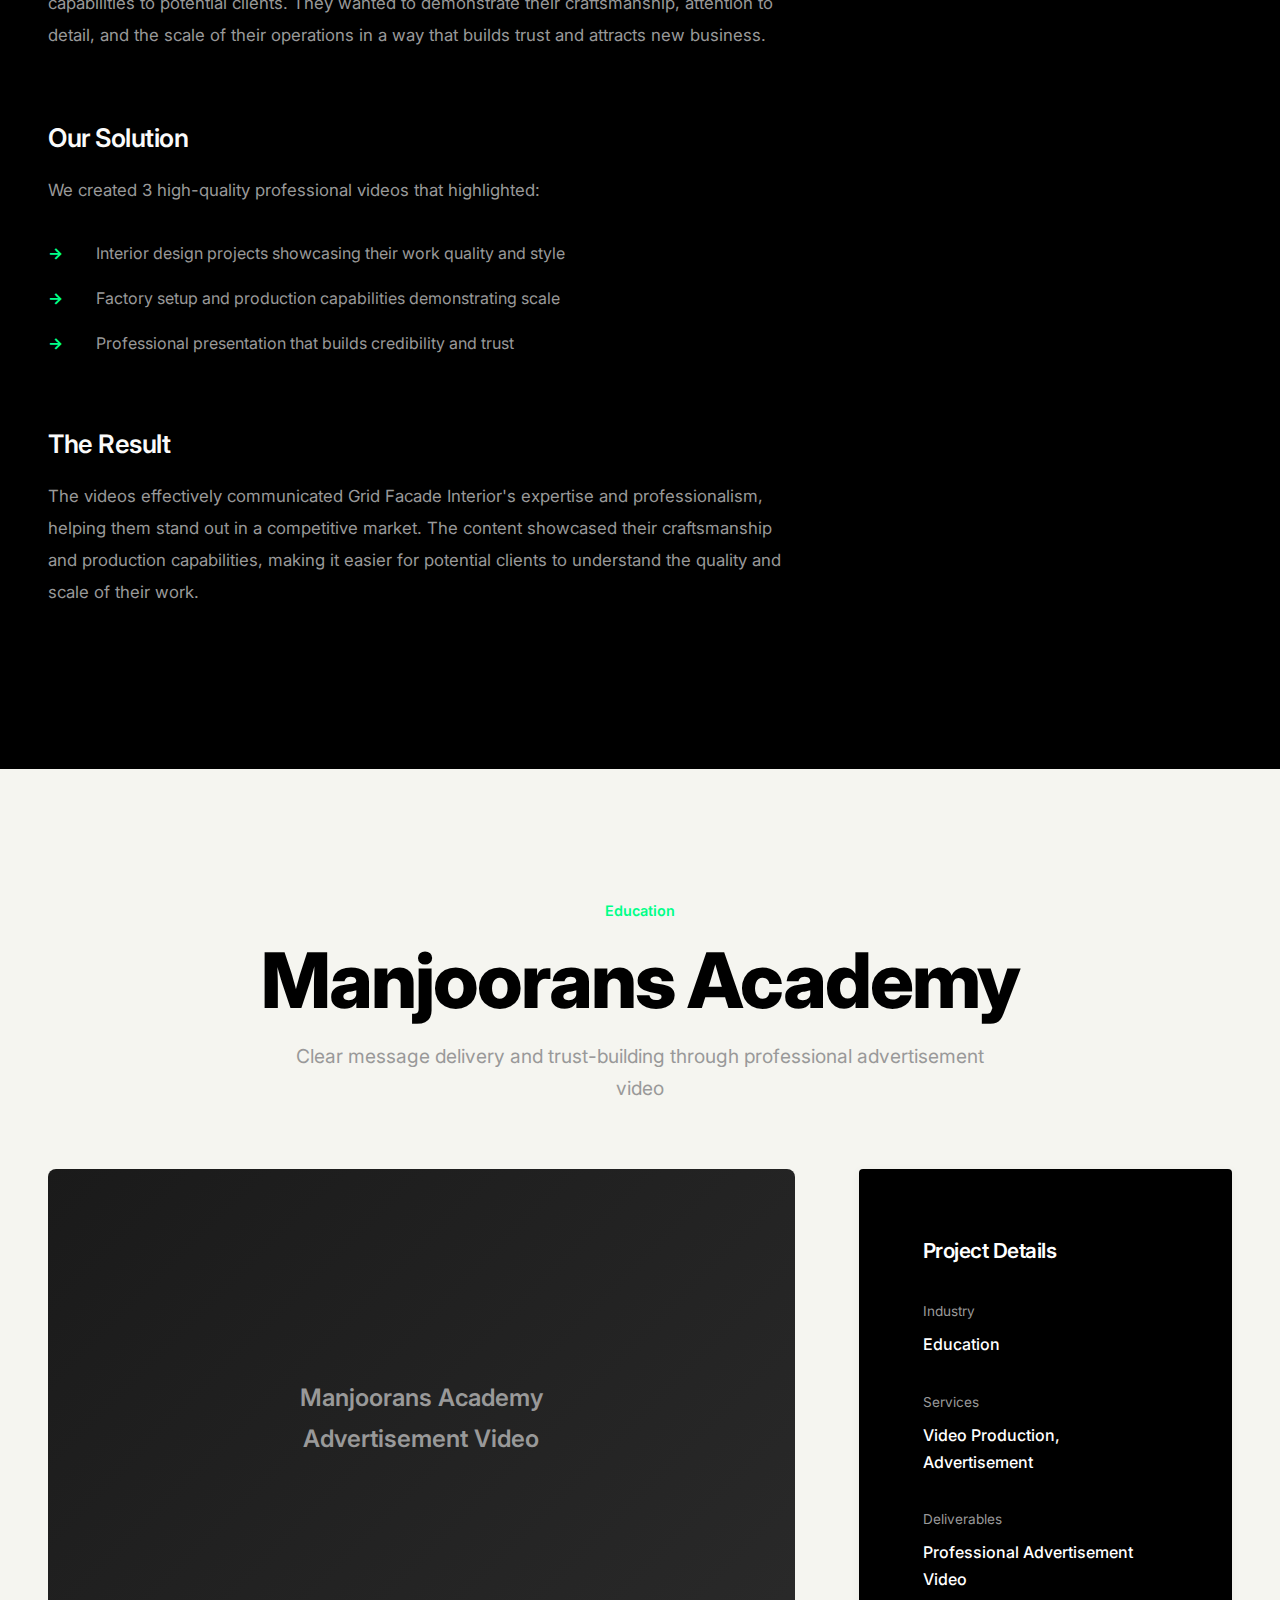
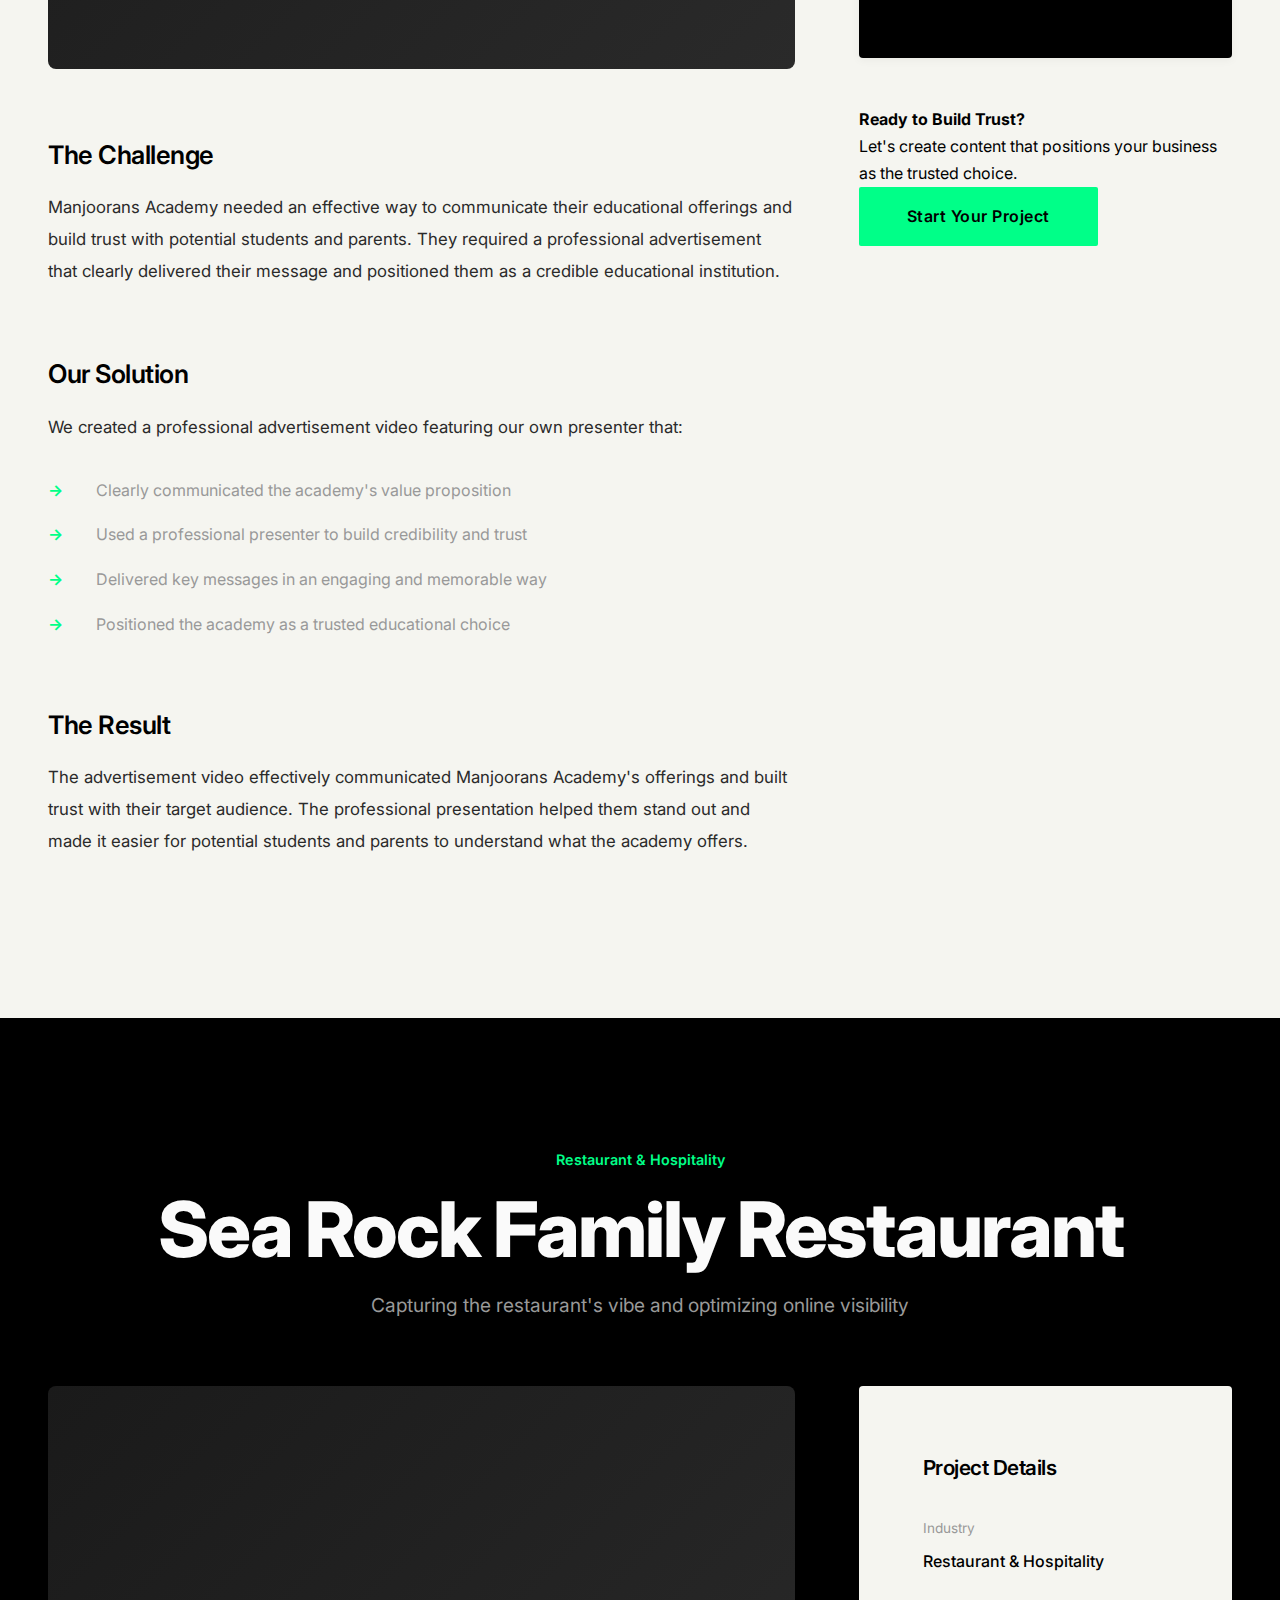
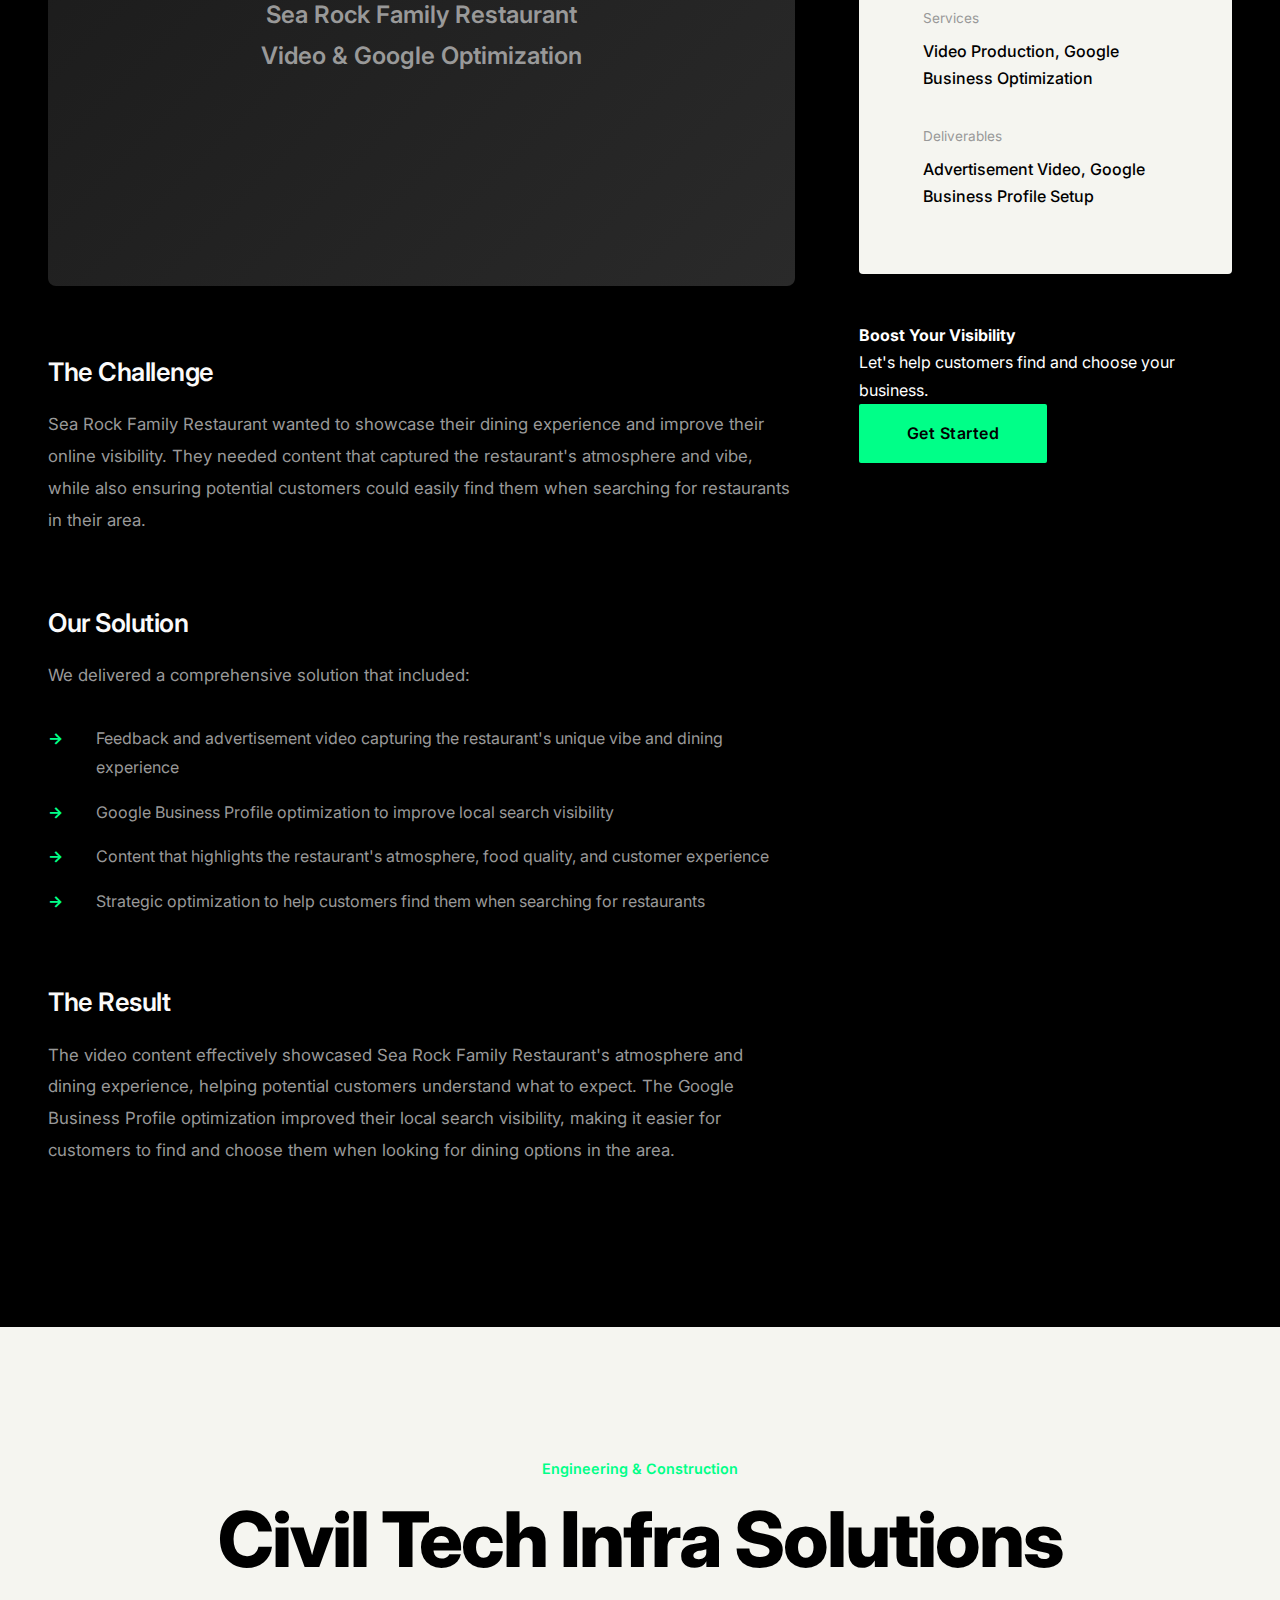
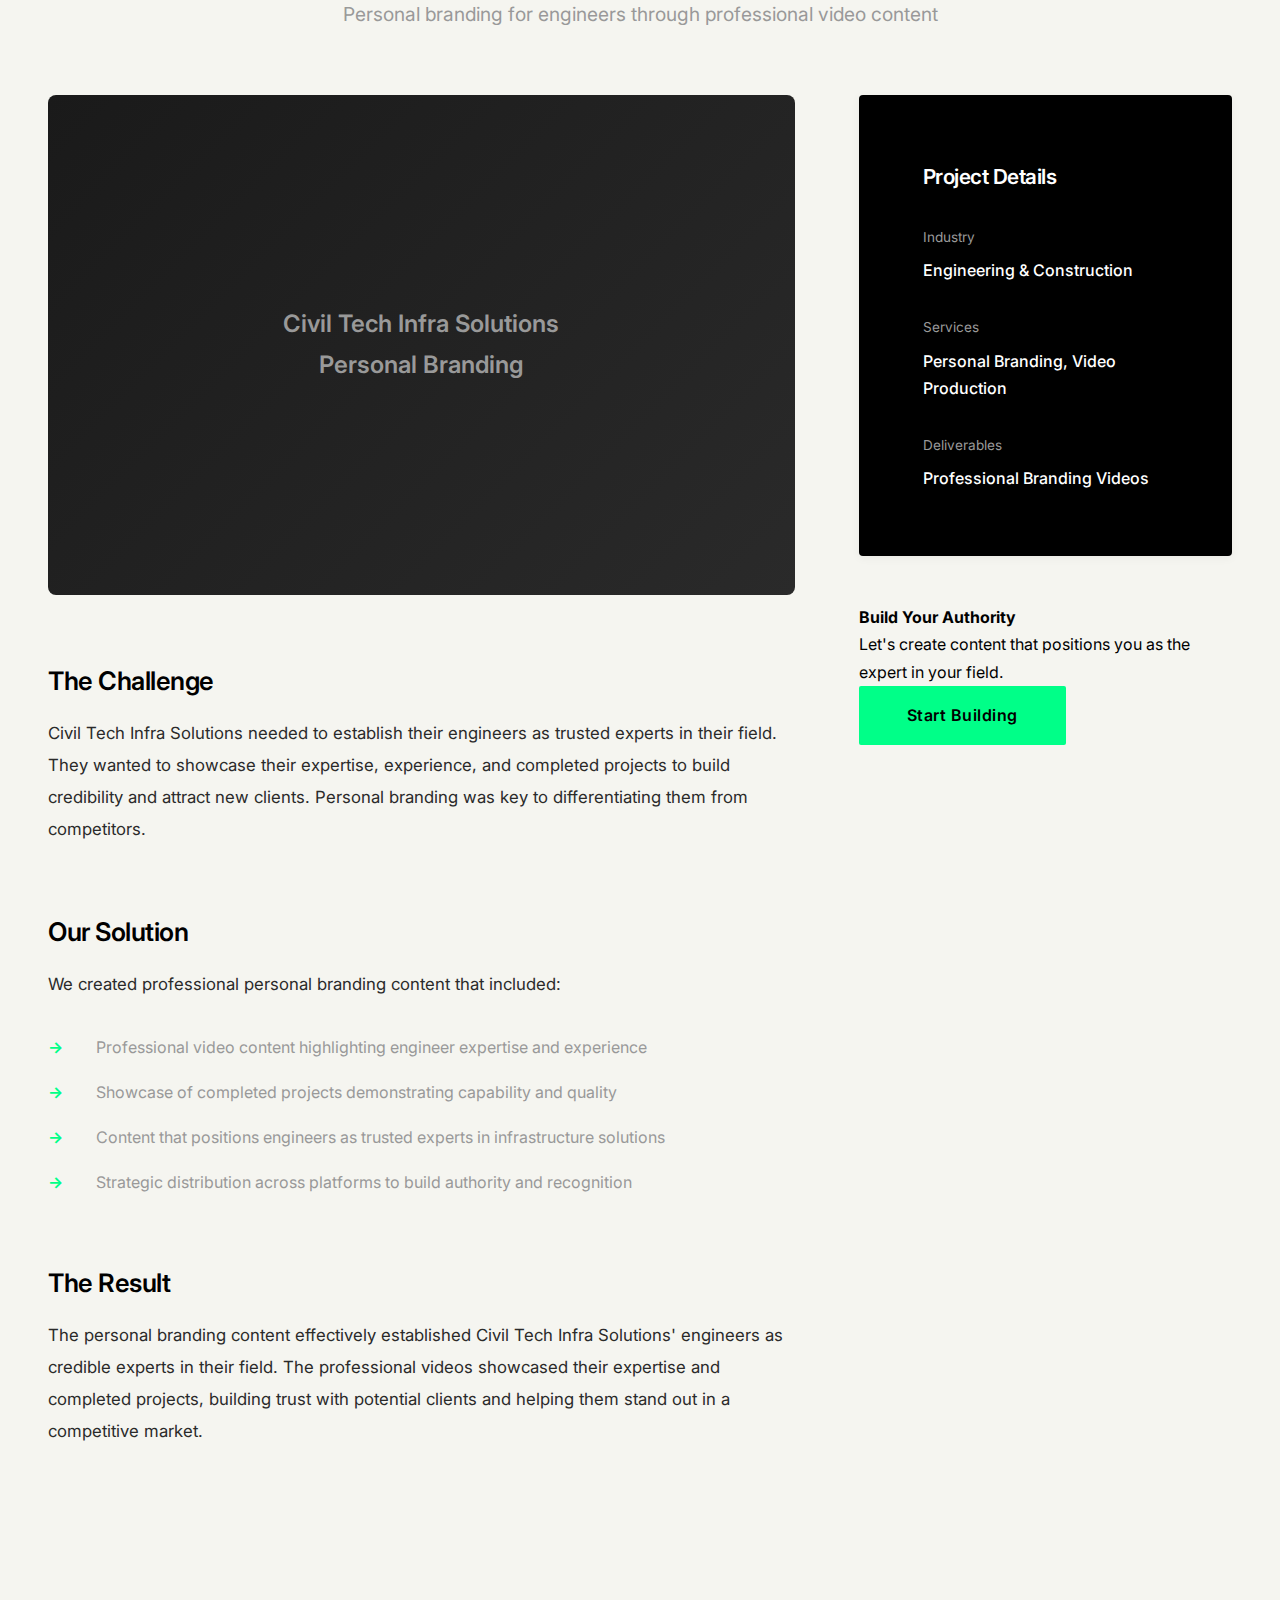
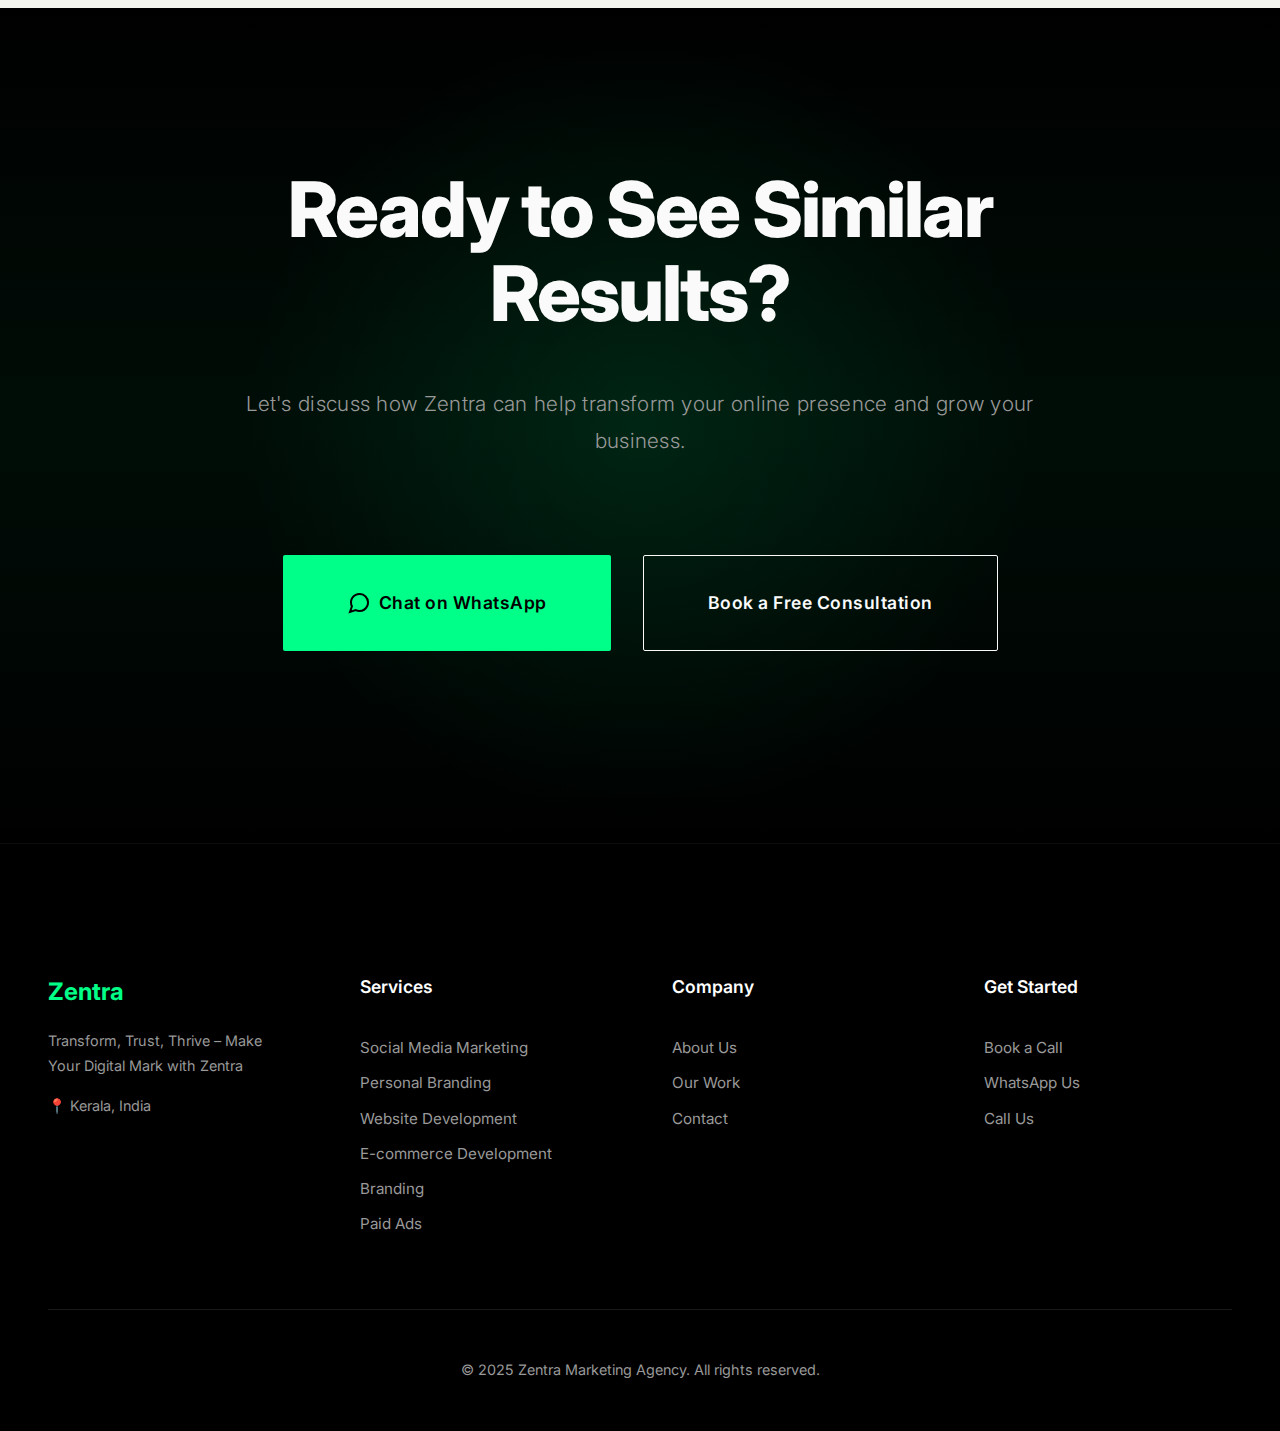
<file: work.html>
<!DOCTYPE html>
<html lang="en">
<head>
    <meta charset="UTF-8">
    <meta name="viewport" content="width=device-width, initial-scale=1.0">
    <meta name="description" content="Zentra Marketing Agency Case Studies - Real results for Kerala businesses. See our work for Grid Facade Interior, Manjoorans Academy, Sea Rock Restaurant, and more.">
    <title>Our Work | Case Studies | Zentra Marketing Agency</title>
    <link rel="stylesheet" href="styles.css">
    <link rel="preconnect" href="https://fonts.googleapis.com">
    <link rel="preconnect" href="https://fonts.gstatic.com" crossorigin>
    <link href="https://fonts.googleapis.com/css2?family=Inter:wght@300;400;500;600;700;800&display=swap" rel="stylesheet">
</head>
<body>
    <!-- Navigation -->
    <nav class="navbar">
        <div class="container">
            <div class="nav-wrapper">
                <a href="index.html" class="logo">Zentra</a>
                <button class="mobile-menu-toggle" aria-label="Toggle menu">
                    <span></span>
                    <span></span>
                    <span></span>
                </button>
                <ul class="nav-menu">
                    <li><a href="index.html">Home</a></li>
                    <li><a href="services.html">Services</a></li>
                    <li><a href="work.html" class="active">Work</a></li>
                    <li><a href="about.html">About</a></li>
                    <li><a href="contact.html" class="nav-cta">Contact</a></li>
                </ul>
            </div>
        </div>
    </nav>

    <!-- Work Hero -->
    <section class="page-hero">
        <div class="container">
            <h1 class="page-title">Our Work</h1>
            <p class="page-subtitle">Real results for real businesses in Kerala</p>
        </div>
    </section>

    <!-- Grid Facade Interior Case Study -->
    <section class="case-study" id="grid-facade">
        <div class="container">
            <div class="case-study-content">
                <div class="case-study-header">
                    <span class="case-category">Interior & Factory Setup</span>
                    <h2>Grid Facade Interior</h2>
                    <p class="case-subtitle">Showcasing craftsmanship, scale, and professionalism through high-quality video content</p>
                </div>
                <div class="case-study-grid">
                    <div class="case-study-main">
                        <div class="case-image-placeholder large">
                            <span>Grid Facade Interior<br>Project Showcase</span>
                        </div>
                        <div class="case-details">
                            <h3>The Challenge</h3>
                            <p>
                                Grid Facade Interior needed to showcase their interior design projects and factory production capabilities 
                                to potential clients. They wanted to demonstrate their craftsmanship, attention to detail, and the scale 
                                of their operations in a way that builds trust and attracts new business.
                            </p>
                            <h3>Our Solution</h3>
                            <p>
                                We created 3 high-quality professional videos that highlighted:
                            </p>
                            <ul class="case-list">
                                <li>Interior design projects showcasing their work quality and style</li>
                                <li>Factory setup and production capabilities demonstrating scale</li>
                                <li>Professional presentation that builds credibility and trust</li>
                            </ul>
                            <h3>The Result</h3>
                            <p>
                                The videos effectively communicated Grid Facade Interior's expertise and professionalism, helping them 
                                stand out in a competitive market. The content showcased their craftsmanship and production capabilities, 
                                making it easier for potential clients to understand the quality and scale of their work.
                            </p>
                        </div>
                    </div>
                    <div class="case-study-sidebar">
                        <div class="case-meta">
                            <h4>Project Details</h4>
                            <div class="meta-item">
                                <span class="meta-label">Industry</span>
                                <span class="meta-value">Interior Design & Manufacturing</span>
                            </div>
                            <div class="meta-item">
                                <span class="meta-label">Services</span>
                                <span class="meta-value">Video Production, Content Creation</span>
                            </div>
                            <div class="meta-item">
                                <span class="meta-label">Deliverables</span>
                                <span class="meta-value">3 Professional Videos</span>
                            </div>
                        </div>
                        <div class="case-cta">
                            <h4>Want Similar Results?</h4>
                            <p>Let's discuss how we can help showcase your business.</p>
                            <a href="contact.html" class="btn btn-primary">Get Started</a>
                        </div>
                    </div>
                </div>
            </div>
        </div>
    </section>

    <!-- Manjoorans Academy Case Study -->
    <section class="case-study alt" id="manjoorans">
        <div class="container">
            <div class="case-study-content">
                <div class="case-study-header">
                    <span class="case-category">Education</span>
                    <h2>Manjoorans Academy</h2>
                    <p class="case-subtitle">Clear message delivery and trust-building through professional advertisement video</p>
                </div>
                <div class="case-study-grid">
                    <div class="case-study-main">
                        <div class="case-image-placeholder large">
                            <span>Manjoorans Academy<br>Advertisement Video</span>
                        </div>
                        <div class="case-details">
                            <h3>The Challenge</h3>
                            <p>
                                Manjoorans Academy needed an effective way to communicate their educational offerings and build trust 
                                with potential students and parents. They required a professional advertisement that clearly delivered 
                                their message and positioned them as a credible educational institution.
                            </p>
                            <h3>Our Solution</h3>
                            <p>
                                We created a professional advertisement video featuring our own presenter that:
                            </p>
                            <ul class="case-list">
                                <li>Clearly communicated the academy's value proposition</li>
                                <li>Used a professional presenter to build credibility and trust</li>
                                <li>Delivered key messages in an engaging and memorable way</li>
                                <li>Positioned the academy as a trusted educational choice</li>
                            </ul>
                            <h3>The Result</h3>
                            <p>
                                The advertisement video effectively communicated Manjoorans Academy's offerings and built trust with 
                                their target audience. The professional presentation helped them stand out and made it easier for 
                                potential students and parents to understand what the academy offers.
                            </p>
                        </div>
                    </div>
                    <div class="case-study-sidebar">
                        <div class="case-meta">
                            <h4>Project Details</h4>
                            <div class="meta-item">
                                <span class="meta-label">Industry</span>
                                <span class="meta-value">Education</span>
                            </div>
                            <div class="meta-item">
                                <span class="meta-label">Services</span>
                                <span class="meta-value">Video Production, Advertisement</span>
                            </div>
                            <div class="meta-item">
                                <span class="meta-label">Deliverables</span>
                                <span class="meta-value">Professional Advertisement Video</span>
                            </div>
                        </div>
                        <div class="case-cta">
                            <h4>Ready to Build Trust?</h4>
                            <p>Let's create content that positions your business as the trusted choice.</p>
                            <a href="contact.html" class="btn btn-primary">Start Your Project</a>
                        </div>
                    </div>
                </div>
            </div>
        </div>
    </section>

    <!-- Sea Rock Restaurant Case Study -->
    <section class="case-study" id="sea-rock">
        <div class="container">
            <div class="case-study-content">
                <div class="case-study-header">
                    <span class="case-category">Restaurant & Hospitality</span>
                    <h2>Sea Rock Family Restaurant</h2>
                    <p class="case-subtitle">Capturing the restaurant's vibe and optimizing online visibility</p>
                </div>
                <div class="case-study-grid">
                    <div class="case-study-main">
                        <div class="case-image-placeholder large">
                            <span>Sea Rock Family Restaurant<br>Video & Google Optimization</span>
                        </div>
                        <div class="case-details">
                            <h3>The Challenge</h3>
                            <p>
                                Sea Rock Family Restaurant wanted to showcase their dining experience and improve their online visibility. 
                                They needed content that captured the restaurant's atmosphere and vibe, while also ensuring potential 
                                customers could easily find them when searching for restaurants in their area.
                            </p>
                            <h3>Our Solution</h3>
                            <p>
                                We delivered a comprehensive solution that included:
                            </p>
                            <ul class="case-list">
                                <li>Feedback and advertisement video capturing the restaurant's unique vibe and dining experience</li>
                                <li>Google Business Profile optimization to improve local search visibility</li>
                                <li>Content that highlights the restaurant's atmosphere, food quality, and customer experience</li>
                                <li>Strategic optimization to help customers find them when searching for restaurants</li>
                            </ul>
                            <h3>The Result</h3>
                            <p>
                                The video content effectively showcased Sea Rock Family Restaurant's atmosphere and dining experience, 
                                helping potential customers understand what to expect. The Google Business Profile optimization improved 
                                their local search visibility, making it easier for customers to find and choose them when looking for 
                                dining options in the area.
                            </p>
                        </div>
                    </div>
                    <div class="case-study-sidebar">
                        <div class="case-meta">
                            <h4>Project Details</h4>
                            <div class="meta-item">
                                <span class="meta-label">Industry</span>
                                <span class="meta-value">Restaurant & Hospitality</span>
                            </div>
                            <div class="meta-item">
                                <span class="meta-label">Services</span>
                                <span class="meta-value">Video Production, Google Business Optimization</span>
                            </div>
                            <div class="meta-item">
                                <span class="meta-label">Deliverables</span>
                                <span class="meta-value">Advertisement Video, Google Business Profile Setup</span>
                            </div>
                        </div>
                        <div class="case-cta">
                            <h4>Boost Your Visibility</h4>
                            <p>Let's help customers find and choose your business.</p>
                            <a href="contact.html" class="btn btn-primary">Get Started</a>
                        </div>
                    </div>
                </div>
            </div>
        </div>
    </section>

    <!-- Civil Tech Infra Case Study -->
    <section class="case-study alt" id="civil-tech">
        <div class="container">
            <div class="case-study-content">
                <div class="case-study-header">
                    <span class="case-category">Engineering & Construction</span>
                    <h2>Civil Tech Infra Solutions</h2>
                    <p class="case-subtitle">Personal branding for engineers through professional video content</p>
                </div>
                <div class="case-study-grid">
                    <div class="case-study-main">
                        <div class="case-image-placeholder large">
                            <span>Civil Tech Infra Solutions<br>Personal Branding</span>
                        </div>
                        <div class="case-details">
                            <h3>The Challenge</h3>
                            <p>
                                Civil Tech Infra Solutions needed to establish their engineers as trusted experts in their field. They 
                                wanted to showcase their expertise, experience, and completed projects to build credibility and attract 
                                new clients. Personal branding was key to differentiating them from competitors.
                            </p>
                            <h3>Our Solution</h3>
                            <p>
                                We created professional personal branding content that included:
                            </p>
                            <ul class="case-list">
                                <li>Professional video content highlighting engineer expertise and experience</li>
                                <li>Showcase of completed projects demonstrating capability and quality</li>
                                <li>Content that positions engineers as trusted experts in infrastructure solutions</li>
                                <li>Strategic distribution across platforms to build authority and recognition</li>
                            </ul>
                            <h3>The Result</h3>
                            <p>
                                The personal branding content effectively established Civil Tech Infra Solutions' engineers as credible 
                                experts in their field. The professional videos showcased their expertise and completed projects, building 
                                trust with potential clients and helping them stand out in a competitive market.
                            </p>
                        </div>
                    </div>
                    <div class="case-study-sidebar">
                        <div class="case-meta">
                            <h4>Project Details</h4>
                            <div class="meta-item">
                                <span class="meta-label">Industry</span>
                                <span class="meta-value">Engineering & Construction</span>
                            </div>
                            <div class="meta-item">
                                <span class="meta-label">Services</span>
                                <span class="meta-value">Personal Branding, Video Production</span>
                            </div>
                            <div class="meta-item">
                                <span class="meta-label">Deliverables</span>
                                <span class="meta-value">Professional Branding Videos</span>
                            </div>
                        </div>
                        <div class="case-cta">
                            <h4>Build Your Authority</h4>
                            <p>Let's create content that positions you as the expert in your field.</p>
                            <a href="contact.html" class="btn btn-primary">Start Building</a>
                        </div>
                    </div>
                </div>
            </div>
        </div>
    </section>

    <!-- Work CTA -->
    <section class="cta-section">
        <div class="container">
            <div class="cta-content">
                <h2 class="cta-title">Ready to See Similar Results?</h2>
                <p class="cta-subtitle">Let's discuss how Zentra can help transform your online presence and grow your business.</p>
                <div class="cta-buttons">
                    <a href="https://wa.me/917511105540" class="btn btn-primary btn-large" target="_blank">
                        <svg width="24" height="24" viewBox="0 0 24 24" fill="none" stroke="currentColor" stroke-width="2">
                            <path d="M21 11.5a8.38 8.38 0 0 1-.9 3.8 8.5 8.5 0 0 1-7.6 4.7 8.38 8.38 0 0 1-3.8-.9L3 21l1.9-5.7a8.38 8.38 0 0 1-.9-3.8 8.5 8.5 0 0 1 4.7-7.6 8.38 8.38 0 0 1 3.8-.9h.5a8.48 8.48 0 0 1 8 8v.5z"/>
                        </svg>
                        Chat on WhatsApp
                    </a>
                    <a href="contact.html" class="btn btn-secondary btn-large">Book a Free Consultation</a>
                </div>
            </div>
        </div>
    </section>

    <!-- Footer -->
    <footer class="footer">
        <div class="container">
            <div class="footer-content">
                <div class="footer-col">
                    <h3 class="footer-logo">Zentra</h3>
                    <p class="footer-tagline">Transform, Trust, Thrive – Make Your Digital Mark with Zentra</p>
                    <p class="footer-location">📍 Kerala, India</p>
                </div>
                <div class="footer-col">
                    <h4>Services</h4>
                    <ul>
                        <li><a href="services.html#social-media">Social Media Marketing</a></li>
                        <li><a href="services.html#personal-branding">Personal Branding</a></li>
                        <li><a href="services.html#website-development">Website Development</a></li>
                        <li><a href="services.html#ecommerce">E-commerce Development</a></li>
                        <li><a href="services.html#branding">Branding</a></li>
                        <li><a href="services.html#paid-ads">Paid Ads</a></li>
                    </ul>
                </div>
                <div class="footer-col">
                    <h4>Company</h4>
                    <ul>
                        <li><a href="about.html">About Us</a></li>
                        <li><a href="work.html">Our Work</a></li>
                        <li><a href="contact.html">Contact</a></li>
                    </ul>
                </div>
                <div class="footer-col">
                    <h4>Get Started</h4>
                    <ul>
                        <li><a href="contact.html">Book a Call</a></li>
                        <li><a href="https://wa.me/917511105540" target="_blank">WhatsApp Us</a></li>
                        <li><a href="tel:+917511105540">Call Us</a></li>
                    </ul>
                </div>
            </div>
            <div class="footer-bottom">
                <p>&copy; 2025 Zentra Marketing Agency. All rights reserved.</p>
            </div>
        </div>
    </footer>

    <script src="script.js"></script>
</body>
</html>
</file>
<file: styles.css>
/* ============================================
   ZENTRA MARKETING AGENCY - STYLESHEET
   Premium Black + Green Theme
   ============================================ */

/* Reset & Base Styles */
* {
    margin: 0;
    padding: 0;
    box-sizing: border-box;
}

:root {
    /* Colors */
    --primary-black: #000000;
    --primary-green: #00ff88;
    --accent-red: #ff3333;
    --dark-gray: #1a1a1a;
    --medium-gray: #2a2a2a;
    --light-gray: #666666;
    --lighter-gray: #999999;
    --white: #ffffff;
    --off-white: #fafafa;
    --beige: #f5f5f0;
    --dark-green: #0a1f0a;
    
    /* Typography */
    --font-family: 'Inter', -apple-system, BlinkMacSystemFont, 'Segoe UI', sans-serif;
    --font-weight-light: 300;
    --font-weight-regular: 400;
    --font-weight-medium: 500;
    --font-weight-semibold: 600;
    --font-weight-bold: 700;
    --font-weight-extrabold: 800;
    
    /* Spacing - Increased for more premium feel */
    --spacing-xs: 0.5rem;
    --spacing-sm: 1rem;
    --spacing-md: 2rem;
    --spacing-lg: 3rem;
    --spacing-xl: 4rem;
    --spacing-2xl: 6rem;
    --spacing-3xl: 8rem;
    --spacing-4xl: 10rem;
    
    /* Transitions */
    --transition-fast: 0.2s ease;
    --transition-normal: 0.3s ease;
    --transition-slow: 0.5s ease;
}

html {
    scroll-behavior: smooth;
}

body {
    font-family: var(--font-family);
    font-weight: var(--font-weight-regular);
    color: var(--white);
    background-color: var(--primary-black);
    line-height: 1.7;
    overflow-x: hidden;
    -webkit-font-smoothing: antialiased;
    -moz-osx-font-smoothing: grayscale;
}

.container {
    max-width: 1400px;
    margin: 0 auto;
    padding: 0 var(--spacing-lg);
}

/* ============================================
   NAVIGATION
   ============================================ */

.navbar {
    position: fixed;
    top: 0;
    left: 0;
    right: 0;
    background-color: rgba(0, 0, 0, 0.98);
    backdrop-filter: blur(20px);
    z-index: 1000;
    padding: var(--spacing-md) 0;
    border-bottom: 1px solid rgba(255, 255, 255, 0.05);
}

.nav-wrapper {
    display: flex;
    justify-content: space-between;
    align-items: center;
}

.logo {
    font-size: 1.75rem;
    font-weight: var(--font-weight-bold);
    color: var(--white);
    text-decoration: none;
    letter-spacing: -1px;
    transition: color var(--transition-fast);
    font-style: italic;
}

.logo:hover {
    color: var(--white);
}

.nav-menu {
    display: flex;
    list-style: none;
    gap: var(--spacing-xl);
    align-items: center;
}

.nav-menu a {
    color: var(--off-white);
    text-decoration: none;
    font-weight: var(--font-weight-regular);
    font-size: 0.9rem;
    transition: color var(--transition-fast);
    position: relative;
    letter-spacing: 0.5px;
    text-transform: uppercase;
    font-size: 0.85rem;
}

.nav-menu a:hover,
.nav-menu a.active {
    color: var(--primary-green);
}

.nav-menu a.active::after {
    content: '';
    position: absolute;
    bottom: -5px;
    left: 0;
    right: 0;
    height: 2px;
    background-color: var(--primary-green);
}

.nav-cta {
    background-color: var(--beige);
    color: var(--primary-black) !important;
    padding: 0.6rem 1.5rem;
    border-radius: 2px;
    font-weight: var(--font-weight-regular);
    text-transform: uppercase;
    letter-spacing: 0.5px;
    font-size: 0.85rem;
}

.nav-cta:hover {
    background-color: var(--white);
    color: var(--primary-black) !important;
}

.mobile-menu-toggle {
    display: none;
    flex-direction: column;
    gap: 5px;
    background: none;
    border: none;
    cursor: pointer;
    padding: var(--spacing-xs);
}

.mobile-menu-toggle span {
    width: 25px;
    height: 2px;
    background-color: var(--white);
    transition: all var(--transition-fast);
}

/* ============================================
   BUTTONS
   ============================================ */

.btn {
    display: inline-flex;
    align-items: center;
    gap: var(--spacing-xs);
    padding: var(--spacing-sm) var(--spacing-lg);
    font-family: var(--font-family);
    font-size: 1rem;
    font-weight: var(--font-weight-semibold);
    text-decoration: none;
    border: none;
    border-radius: 4px;
    cursor: pointer;
    transition: all var(--transition-normal);
    white-space: nowrap;
}

.btn-primary {
    background-color: var(--primary-green);
    color: var(--primary-black);
    border-radius: 2px;
    letter-spacing: 0.5px;
}

.btn-primary:hover {
    background-color: var(--white);
    transform: translateY(-2px);
    box-shadow: 0 6px 20px rgba(0, 255, 136, 0.4);
}

.btn-secondary {
    background-color: transparent;
    color: var(--off-white);
    border: 1px solid var(--off-white);
    border-radius: 2px;
    letter-spacing: 0.5px;
}

.btn-secondary:hover {
    background-color: var(--off-white);
    color: var(--primary-black);
}

.btn-outline {
    background-color: transparent;
    color: var(--primary-green);
    border: 1px solid var(--primary-green);
    border-radius: 2px;
    letter-spacing: 0.5px;
}

.btn-outline:hover {
    background-color: var(--primary-green);
    color: var(--primary-black);
}

.btn-large {
    padding: var(--spacing-md) var(--spacing-xl);
    font-size: 1.1rem;
}

/* ============================================
   HERO SECTION
   ============================================ */

.hero {
    position: relative;
    min-height: 100vh;
    display: flex;
    align-items: center;
    padding: var(--spacing-4xl) 0 var(--spacing-3xl);
    margin-top: 80px;
    overflow: hidden;
    background: linear-gradient(180deg, var(--primary-black) 0%, rgba(0, 255, 136, 0.02) 50%, var(--primary-black) 100%);
}

.hero-content {
    position: relative;
    z-index: 2;
    max-width: 800px;
}

.hero-title {
    font-size: clamp(3.5rem, 8vw, 7rem);
    font-weight: var(--font-weight-extrabold);
    line-height: 1.05;
    margin-bottom: var(--spacing-xl);
    color: var(--off-white);
    letter-spacing: -2px;
    max-width: 1100px;
}

.hero-title .highlight {
    color: var(--primary-green);
}

.hero-subtitle {
    font-size: clamp(1.2rem, 2.5vw, 1.5rem);
    color: var(--lighter-gray);
    margin-bottom: var(--spacing-2xl);
    line-height: 1.8;
    max-width: 800px;
    font-weight: var(--font-weight-light);
    letter-spacing: 0.3px;
}

.hero-cta-group {
    display: flex;
    gap: var(--spacing-md);
    flex-wrap: wrap;
    margin-bottom: var(--spacing-2xl);
}

.hero-stats {
    display: flex;
    gap: var(--spacing-2xl);
    flex-wrap: wrap;
    margin-top: var(--spacing-3xl);
    padding-top: var(--spacing-2xl);
    border-top: 1px solid rgba(255, 255, 255, 0.1);
}

.stat-item {
    display: flex;
    flex-direction: column;
}

.stat-number {
    font-size: 4rem;
    font-weight: var(--font-weight-extrabold);
    color: var(--primary-green);
    line-height: 1;
    letter-spacing: -2px;
}

.stat-label {
    font-size: 0.85rem;
    color: var(--lighter-gray);
    margin-top: var(--spacing-sm);
    text-transform: uppercase;
    letter-spacing: 1px;
    font-weight: var(--font-weight-medium);
}

.hero-shape {
    position: absolute;
    top: -100px;
    right: -300px;
    width: 800px;
    height: 800px;
    background: radial-gradient(circle, rgba(0, 255, 136, 0.12) 0%, rgba(0, 255, 136, 0.05) 40%, transparent 70%);
    border-radius: 50%;
    z-index: 1;
}

.hero::before {
    content: '';
    position: absolute;
    top: 20%;
    left: -200px;
    width: 600px;
    height: 600px;
    background: radial-gradient(circle, rgba(0, 255, 136, 0.08) 0%, transparent 70%);
    border-radius: 50%;
    z-index: 1;
}

/* ============================================
   PAGE HERO
   ============================================ */

.page-hero {
    padding: var(--spacing-4xl) 0 var(--spacing-2xl);
    margin-top: 80px;
    text-align: center;
    background: var(--primary-black);
}

.page-title {
    font-size: clamp(3.5rem, 8vw, 6.5rem);
    font-weight: var(--font-weight-extrabold);
    margin-bottom: var(--spacing-lg);
    color: var(--off-white);
    letter-spacing: -2px;
    line-height: 1.05;
}

.page-subtitle {
    font-size: clamp(1.2rem, 2.5vw, 1.5rem);
    color: var(--lighter-gray);
    font-weight: var(--font-weight-light);
    letter-spacing: 0.3px;
}

/* ============================================
   SECTIONS
   ============================================ */

section {
    padding: var(--spacing-4xl) 0;
}

.section-header {
    text-align: center;
    margin-bottom: var(--spacing-3xl);
}

.section-title {
    font-size: clamp(3rem, 6vw, 5rem);
    font-weight: var(--font-weight-extrabold);
    margin-bottom: var(--spacing-lg);
    color: var(--off-white);
    letter-spacing: -2px;
    line-height: 1.1;
}

.section-subtitle {
    font-size: 1.3rem;
    color: var(--lighter-gray);
    max-width: 800px;
    margin: 0 auto;
    font-weight: var(--font-weight-light);
    letter-spacing: 0.3px;
}

/* ============================================
   PROBLEM SECTION
   ============================================ */

.problem-section {
    background-color: var(--primary-black);
}

.problem-grid {
    display: grid;
    grid-template-columns: repeat(auto-fit, minmax(280px, 1fr));
    gap: var(--spacing-lg);
}

.problem-card {
    background: linear-gradient(135deg, rgba(0, 255, 136, 0.05) 0%, rgba(0, 255, 136, 0.02) 100%);
    padding: var(--spacing-xl);
    border-radius: 4px;
    border: 1px solid rgba(0, 255, 136, 0.1);
    transition: all var(--transition-normal);
}

.problem-card:hover {
    transform: translateY(-3px);
    box-shadow: 0 10px 30px rgba(0, 255, 136, 0.2);
    border-color: rgba(0, 255, 136, 0.3);
    background: linear-gradient(135deg, rgba(0, 255, 136, 0.1) 0%, rgba(0, 255, 136, 0.05) 100%);
}

.problem-icon {
    font-size: 2.5rem;
    margin-bottom: var(--spacing-md);
    opacity: 0.8;
}

.problem-card h3 {
    font-size: 1.4rem;
    font-weight: var(--font-weight-semibold);
    margin-bottom: var(--spacing-sm);
    color: var(--white);
    letter-spacing: -0.5px;
}

.problem-card p {
    color: var(--lighter-gray);
    line-height: 1.8;
    font-size: 1rem;
}

/* ============================================
   SOLUTION SECTION
   ============================================ */

.solution-section {
    background: linear-gradient(180deg, var(--primary-black) 0%, rgba(0, 255, 136, 0.03) 50%, var(--primary-black) 100%);
    color: var(--white);
    position: relative;
    overflow: hidden;
}

.solution-section::before {
    content: '';
    position: absolute;
    top: 0;
    left: 0;
    right: 0;
    bottom: 0;
    background: radial-gradient(circle at 50% 50%, rgba(0, 255, 136, 0.08) 0%, transparent 70%);
    pointer-events: none;
}

.solution-content {
    max-width: 900px;
    margin: 0 auto;
    position: relative;
    z-index: 1;
}

.solution-lead {
    font-size: 1.4rem;
    color: var(--lighter-gray);
    margin-bottom: var(--spacing-2xl);
    line-height: 1.9;
    font-weight: var(--font-weight-light);
}

.solution-lead strong {
    color: var(--primary-green);
    font-weight: var(--font-weight-semibold);
}

.solution-points {
    display: flex;
    flex-direction: column;
    gap: var(--spacing-lg);
}

.solution-point {
    display: flex;
    gap: var(--spacing-md);
    align-items: flex-start;
}

.point-icon {
    flex-shrink: 0;
    width: 32px;
    height: 32px;
    background-color: var(--primary-green);
    color: var(--primary-black);
    border-radius: 2px;
    display: flex;
    align-items: center;
    justify-content: center;
    font-weight: var(--font-weight-bold);
    font-size: 1rem;
}

.solution-point h4 {
    font-size: 1.3rem;
    font-weight: var(--font-weight-semibold);
    margin-bottom: var(--spacing-xs);
    color: var(--white);
    letter-spacing: -0.5px;
}

.solution-point p {
    color: var(--lighter-gray);
    line-height: 1.8;
    font-size: 1rem;
}

/* ============================================
   SERVICES OVERVIEW
   ============================================ */

.services-overview {
    background-color: var(--primary-black);
}

.services-grid {
    display: grid;
    grid-template-columns: repeat(auto-fit, minmax(300px, 1fr));
    gap: var(--spacing-lg);
    margin-bottom: var(--spacing-xl);
}

.service-card {
    background: linear-gradient(135deg, rgba(0, 255, 136, 0.05) 0%, rgba(0, 255, 136, 0.02) 100%);
    padding: var(--spacing-xl);
    border-radius: 4px;
    border: 1px solid rgba(0, 255, 136, 0.1);
    transition: all var(--transition-normal);
    position: relative;
}

.service-card:hover {
    transform: translateY(-3px);
    box-shadow: 0 10px 30px rgba(0, 255, 136, 0.15);
    border-color: rgba(0, 255, 136, 0.25);
    background: linear-gradient(135deg, rgba(0, 255, 136, 0.1) 0%, rgba(0, 255, 136, 0.05) 100%);
}

.service-card.featured {
    background: linear-gradient(135deg, rgba(0, 255, 136, 0.15) 0%, rgba(0, 255, 136, 0.08) 100%);
    border-color: rgba(0, 255, 136, 0.3);
    color: var(--white);
}

.service-badge {
    position: absolute;
    top: var(--spacing-md);
    right: var(--spacing-md);
    background-color: var(--primary-green);
    color: var(--primary-black);
    padding: 6px 14px;
    border-radius: 2px;
    font-size: 0.7rem;
    font-weight: var(--font-weight-semibold);
    text-transform: uppercase;
    letter-spacing: 0.5px;
}

.service-icon {
    font-size: 3rem;
    margin-bottom: var(--spacing-md);
}

.service-card h3 {
    font-size: 1.6rem;
    font-weight: var(--font-weight-semibold);
    margin-bottom: var(--spacing-sm);
    color: var(--white);
    letter-spacing: -0.5px;
}

.service-card p {
    color: var(--lighter-gray);
    line-height: 1.8;
    margin-bottom: var(--spacing-md);
    font-size: 1rem;
}

.service-link {
    color: var(--primary-green);
    text-decoration: none;
    font-weight: var(--font-weight-medium);
    transition: color var(--transition-fast);
    text-transform: uppercase;
    font-size: 0.85rem;
    letter-spacing: 0.5px;
}

.service-link:hover {
    color: var(--white);
}

.services-cta {
    text-align: center;
}

/* ============================================
   WHY CHOOSE
   ============================================ */

.why-choose {
    background: linear-gradient(180deg, var(--primary-black) 0%, rgba(0, 255, 136, 0.05) 100%);
    color: var(--white);
    position: relative;
    overflow: hidden;
}

.why-choose::after {
    content: '';
    position: absolute;
    top: -50%;
    right: -10%;
    width: 600px;
    height: 600px;
    background: radial-gradient(circle, rgba(0, 255, 136, 0.1) 0%, transparent 70%);
    pointer-events: none;
}

.why-grid {
    display: grid;
    grid-template-columns: repeat(auto-fit, minmax(280px, 1fr));
    gap: var(--spacing-lg);
    position: relative;
    z-index: 1;
}

.why-card {
    background: linear-gradient(135deg, rgba(0, 255, 136, 0.08) 0%, rgba(0, 255, 136, 0.03) 100%);
    padding: var(--spacing-xl);
    border-radius: 4px;
    border: 1px solid rgba(0, 255, 136, 0.15);
    transition: all var(--transition-normal);
    backdrop-filter: blur(10px);
}

.why-card:hover {
    transform: translateY(-3px);
    box-shadow: 0 10px 30px rgba(0, 255, 136, 0.2);
    border-color: rgba(0, 255, 136, 0.3);
    background: linear-gradient(135deg, rgba(0, 255, 136, 0.12) 0%, rgba(0, 255, 136, 0.06) 100%);
}

.why-number {
    font-size: 4rem;
    font-weight: var(--font-weight-extrabold);
    color: var(--primary-green);
    line-height: 1;
    margin-bottom: var(--spacing-md);
    opacity: 0.4;
    letter-spacing: -2px;
}

.why-card h3 {
    font-size: 1.4rem;
    font-weight: var(--font-weight-semibold);
    margin-bottom: var(--spacing-sm);
    color: var(--white);
    letter-spacing: -0.5px;
}

.why-card p {
    color: var(--lighter-gray);
    line-height: 1.8;
    font-size: 1rem;
}

/* ============================================
   FEATURED WORK
   ============================================ */

.featured-work {
    background-color: var(--primary-black);
}

.work-grid {
    display: grid;
    grid-template-columns: repeat(auto-fit, minmax(320px, 1fr));
    gap: var(--spacing-lg);
    margin-bottom: var(--spacing-xl);
}

.work-card {
    background: linear-gradient(135deg, rgba(0, 255, 136, 0.05) 0%, rgba(0, 255, 136, 0.02) 100%);
    border-radius: 4px;
    overflow: hidden;
    border: 1px solid rgba(0, 255, 136, 0.1);
    transition: all var(--transition-normal);
}

.work-card:hover {
    transform: translateY(-3px);
    box-shadow: 0 10px 30px rgba(0, 255, 136, 0.2);
    border-color: rgba(0, 255, 136, 0.3);
    background: linear-gradient(135deg, rgba(0, 255, 136, 0.1) 0%, rgba(0, 255, 136, 0.05) 100%);
}

.work-image-placeholder {
    width: 100%;
    height: 300px;
    background: linear-gradient(135deg, var(--medium-gray) 0%, var(--dark-gray) 100%);
    display: flex;
    align-items: center;
    justify-content: center;
    color: var(--lighter-gray);
    font-size: 1.3rem;
    font-weight: var(--font-weight-semibold);
    text-align: center;
    padding: var(--spacing-md);
}

.work-content {
    padding: var(--spacing-xl);
}

.work-category {
    display: inline-block;
    color: var(--primary-green);
    font-size: 0.75rem;
    font-weight: var(--font-weight-semibold);
    margin-bottom: var(--spacing-xs);
    text-transform: uppercase;
    letter-spacing: 0.5px;
}

.work-content h3 {
    font-size: 1.6rem;
    font-weight: var(--font-weight-semibold);
    margin-bottom: var(--spacing-sm);
    color: var(--white);
    letter-spacing: -0.5px;
}

.work-content p {
    color: var(--lighter-gray);
    line-height: 1.8;
    margin-bottom: var(--spacing-md);
    font-size: 1rem;
}

.work-link {
    color: var(--primary-green);
    text-decoration: none;
    font-weight: var(--font-weight-medium);
    transition: color var(--transition-fast);
    text-transform: uppercase;
    font-size: 0.85rem;
    letter-spacing: 0.5px;
}

.work-link:hover {
    color: var(--white);
}

.work-cta {
    text-align: center;
}

/* ============================================
   CTA SECTION
   ============================================ */

.cta-section {
    background: linear-gradient(180deg, var(--primary-black) 0%, rgba(0, 255, 136, 0.05) 50%, var(--primary-black) 100%);
    text-align: center;
    position: relative;
    overflow: hidden;
}

.cta-section::before {
    content: '';
    position: absolute;
    top: 50%;
    left: 50%;
    transform: translate(-50%, -50%);
    width: 800px;
    height: 800px;
    background: radial-gradient(circle, rgba(0, 255, 136, 0.1) 0%, transparent 70%);
    pointer-events: none;
}

.cta-content {
    max-width: 800px;
    margin: 0 auto;
    position: relative;
    z-index: 1;
}

.cta-title {
    font-size: clamp(3rem, 6vw, 5rem);
    font-weight: var(--font-weight-extrabold);
    margin-bottom: var(--spacing-lg);
    color: var(--off-white);
    letter-spacing: -2px;
    line-height: 1.1;
}

.cta-subtitle {
    font-size: 1.3rem;
    color: var(--lighter-gray);
    margin-bottom: var(--spacing-2xl);
    line-height: 1.8;
    font-weight: var(--font-weight-light);
    letter-spacing: 0.3px;
}

.cta-buttons {
    display: flex;
    gap: var(--spacing-md);
    justify-content: center;
    flex-wrap: wrap;
    margin-bottom: var(--spacing-md);
}

.cta-note {
    color: var(--lighter-gray);
    font-size: 0.95rem;
    margin-top: var(--spacing-md);
}

.cta-note a {
    color: var(--primary-green);
    text-decoration: none;
}

.cta-note a:hover {
    text-decoration: underline;
}

/* ============================================
   SERVICE DETAIL PAGE
   ============================================ */

.service-detail {
    padding: var(--spacing-3xl) 0;
}

.service-detail.alt {
    background-color: var(--beige);
    color: var(--primary-black);
}

.service-detail-header {
    text-align: center;
    margin-bottom: var(--spacing-xl);
}

.service-detail-header .featured-badge {
    position: static;
    display: inline-block;
    margin-bottom: var(--spacing-md);
}

.service-detail-header h2 {
    font-size: clamp(3rem, 6vw, 5rem);
    font-weight: var(--font-weight-extrabold);
    margin-bottom: var(--spacing-sm);
    color: var(--off-white);
    letter-spacing: -2px;
    line-height: 1.1;
}

.service-detail.alt .service-detail-header h2 {
    color: var(--primary-black);
}

.service-intro {
    font-size: 1.4rem;
    color: var(--lighter-gray);
    max-width: 800px;
    margin: 0 auto;
    font-weight: var(--font-weight-light);
    letter-spacing: 0.3px;
}

.service-detail.alt .service-intro {
    color: var(--medium-gray);
}

.service-detail-grid {
    display: grid;
    grid-template-columns: 2fr 1fr;
    gap: var(--spacing-xl);
    max-width: 1200px;
    margin: 0 auto;
}

.service-detail-text h3 {
    font-size: 1.6rem;
    font-weight: var(--font-weight-semibold);
    margin-top: var(--spacing-xl);
    margin-bottom: var(--spacing-sm);
    color: var(--off-white);
    letter-spacing: -0.5px;
}

.service-detail.alt .service-detail-text h3 {
    color: var(--primary-black);
}

.service-detail-text h3:first-child {
    margin-top: 0;
}

.service-detail-text p {
    color: var(--lighter-gray);
    line-height: 1.9;
    margin-bottom: var(--spacing-md);
    font-size: 1.05rem;
}

.service-detail.alt .service-detail-text p {
    color: var(--medium-gray);
}

.service-list {
    list-style: none;
    padding: 0;
    margin: var(--spacing-md) 0;
}

.service-list li {
    color: var(--lighter-gray);
    line-height: 1.8;
    padding-left: var(--spacing-lg);
    position: relative;
    margin-bottom: var(--spacing-sm);
}

.service-list li::before {
    content: '→';
    position: absolute;
    left: 0;
    color: var(--primary-green);
    font-weight: var(--font-weight-bold);
}

.cta-card {
    background-color: var(--beige);
    padding: var(--spacing-xl);
    border-radius: 4px;
    border: none;
    position: sticky;
    top: 100px;
    box-shadow: 0 2px 10px rgba(0, 0, 0, 0.05);
}

.service-detail.alt .cta-card {
    background-color: var(--primary-black);
}

.cta-card h4 {
    font-size: 1.4rem;
    font-weight: var(--font-weight-semibold);
    margin-bottom: var(--spacing-sm);
    color: var(--primary-black);
    letter-spacing: -0.5px;
}

.service-detail.alt .cta-card h4 {
    color: var(--white);
}

.cta-card p {
    color: var(--medium-gray);
    line-height: 1.8;
    margin-bottom: var(--spacing-md);
    font-size: 1rem;
}

.service-detail.alt .cta-card p {
    color: var(--lighter-gray);
}

/* ============================================
   CASE STUDY PAGE
   ============================================ */

.case-study {
    padding: var(--spacing-3xl) 0;
}

.case-study.alt {
    background-color: var(--beige);
    color: var(--primary-black);
}

.case-study-header {
    text-align: center;
    margin-bottom: var(--spacing-xl);
}

.case-category {
    display: inline-block;
    color: var(--primary-green);
    font-size: 0.9rem;
    font-weight: var(--font-weight-semibold);
    margin-bottom: var(--spacing-sm);
}

.case-study-header h2 {
    font-size: clamp(3rem, 6vw, 5rem);
    font-weight: var(--font-weight-extrabold);
    margin-bottom: var(--spacing-sm);
    color: var(--off-white);
    letter-spacing: -2px;
    line-height: 1.1;
}

.case-study.alt .case-study-header h2 {
    color: var(--primary-black);
}

.case-subtitle {
    font-size: 1.2rem;
    color: var(--lighter-gray);
    max-width: 700px;
    margin: 0 auto;
}

.case-study-grid {
    display: grid;
    grid-template-columns: 2fr 1fr;
    gap: var(--spacing-xl);
    max-width: 1200px;
    margin: 0 auto;
}

.case-image-placeholder {
    width: 100%;
    height: 400px;
    background: linear-gradient(135deg, var(--dark-gray) 0%, var(--medium-gray) 100%);
    display: flex;
    align-items: center;
    justify-content: center;
    color: var(--lighter-gray);
    font-size: 1.5rem;
    font-weight: var(--font-weight-semibold);
    text-align: center;
    border-radius: 8px;
    margin-bottom: var(--spacing-xl);
}

.case-image-placeholder.large {
    height: 500px;
}

.case-details h3 {
    font-size: 1.6rem;
    font-weight: var(--font-weight-semibold);
    margin-top: var(--spacing-xl);
    margin-bottom: var(--spacing-sm);
    color: var(--off-white);
    letter-spacing: -0.5px;
}

.case-study.alt .case-details h3 {
    color: var(--primary-black);
}

.case-details h3:first-of-type {
    margin-top: 0;
}

.case-details p {
    color: var(--lighter-gray);
    line-height: 1.9;
    margin-bottom: var(--spacing-md);
    font-size: 1.05rem;
}

.case-study.alt .case-details p {
    color: var(--medium-gray);
}

.case-list {
    list-style: none;
    padding: 0;
    margin: var(--spacing-md) 0;
}

.case-list li {
    color: var(--lighter-gray);
    line-height: 1.8;
    padding-left: var(--spacing-lg);
    position: relative;
    margin-bottom: var(--spacing-sm);
}

.case-list li::before {
    content: '→';
    position: absolute;
    left: 0;
    color: var(--primary-green);
    font-weight: var(--font-weight-bold);
}

.case-meta {
    background-color: var(--beige);
    padding: var(--spacing-xl);
    border-radius: 4px;
    border: none;
    margin-bottom: var(--spacing-lg);
    box-shadow: 0 2px 10px rgba(0, 0, 0, 0.05);
}

.case-study.alt .case-meta {
    background-color: var(--primary-black);
}

.case-meta h4 {
    font-size: 1.3rem;
    font-weight: var(--font-weight-semibold);
    margin-bottom: var(--spacing-md);
    color: var(--primary-black);
    letter-spacing: -0.5px;
}

.case-study.alt .case-meta h4 {
    color: var(--white);
}

.meta-item {
    display: flex;
    flex-direction: column;
    margin-bottom: var(--spacing-md);
}

.meta-item:last-child {
    margin-bottom: 0;
}

.meta-label {
    font-size: 0.85rem;
    color: var(--lighter-gray);
    margin-bottom: var(--spacing-xs);
}

.meta-value {
    font-size: 1rem;
    color: var(--primary-black);
    font-weight: var(--font-weight-medium);
}

.case-study.alt .meta-value {
    color: var(--white);
}

/* ============================================
   ABOUT PAGE
   ============================================ */

.about-story {
    padding: var(--spacing-2xl) 0;
}

.story-content {
    max-width: 900px;
    margin: 0 auto;
}

.story-content h2 {
    font-size: clamp(2rem, 4vw, 3rem);
    font-weight: var(--font-weight-bold);
    margin-bottom: var(--spacing-md);
    color: var(--white);
}

.story-lead {
    font-size: 1.2rem;
    color: var(--lighter-gray);
    line-height: 1.8;
    margin-bottom: var(--spacing-md);
}

.story-lead strong {
    color: var(--primary-green);
}

.story-content p {
    color: var(--lighter-gray);
    line-height: 1.8;
    margin-bottom: var(--spacing-md);
}

.about-vision {
    background-color: var(--dark-gray);
    padding: var(--spacing-2xl) 0;
}

.vision-content {
    max-width: 1000px;
    margin: 0 auto;
    text-align: center;
}

.vision-content h2 {
    font-size: clamp(2rem, 4vw, 3rem);
    font-weight: var(--font-weight-bold);
    margin-bottom: var(--spacing-md);
    color: var(--white);
}

.vision-statement {
    font-size: 1.3rem;
    color: var(--lighter-gray);
    line-height: 1.8;
    margin-bottom: var(--spacing-xl);
    max-width: 800px;
    margin-left: auto;
    margin-right: auto;
}

.vision-pillars {
    display: grid;
    grid-template-columns: repeat(auto-fit, minmax(250px, 1fr));
    gap: var(--spacing-lg);
    margin-top: var(--spacing-xl);
}

.pillar-card {
    background-color: var(--primary-black);
    padding: var(--spacing-xl);
    border-radius: 8px;
    border: 1px solid rgba(255, 255, 255, 0.1);
}

.pillar-icon {
    font-size: 2.5rem;
    margin-bottom: var(--spacing-md);
}

.pillar-card h3 {
    font-size: 1.3rem;
    font-weight: var(--font-weight-semibold);
    margin-bottom: var(--spacing-sm);
    color: var(--white);
}

.pillar-card p {
    color: var(--lighter-gray);
    line-height: 1.7;
}

.about-different {
    padding: var(--spacing-2xl) 0;
}

.different-content {
    max-width: 1000px;
    margin: 0 auto;
}

.different-content h2 {
    font-size: clamp(2rem, 4vw, 3rem);
    font-weight: var(--font-weight-bold);
    margin-bottom: var(--spacing-xl);
    text-align: center;
    color: var(--white);
}

.different-grid {
    display: grid;
    grid-template-columns: repeat(auto-fit, minmax(280px, 1fr));
    gap: var(--spacing-lg);
}

.different-item {
    background-color: var(--dark-gray);
    padding: var(--spacing-xl);
    border-radius: 8px;
    border: 1px solid rgba(255, 255, 255, 0.1);
}

.different-item h3 {
    font-size: 1.3rem;
    font-weight: var(--font-weight-semibold);
    margin-bottom: var(--spacing-sm);
    color: var(--white);
}

.different-item p {
    color: var(--lighter-gray);
    line-height: 1.7;
}

.about-team {
    background-color: var(--dark-gray);
    padding: var(--spacing-2xl) 0;
    text-align: center;
}

.team-content h2 {
    font-size: clamp(2rem, 4vw, 3rem);
    font-weight: var(--font-weight-bold);
    margin-bottom: var(--spacing-md);
    color: var(--white);
}

.team-intro {
    font-size: 1.2rem;
    color: var(--lighter-gray);
    line-height: 1.8;
    margin-bottom: var(--spacing-xl);
    max-width: 700px;
    margin-left: auto;
    margin-right: auto;
}

.team-stats {
    display: flex;
    justify-content: center;
    gap: var(--spacing-xl);
    flex-wrap: wrap;
}

.team-stat {
    display: flex;
    flex-direction: column;
    align-items: center;
}

.team-stat-number {
    font-size: 3rem;
    font-weight: var(--font-weight-bold);
    color: var(--primary-green);
    line-height: 1;
}

.team-stat-label {
    font-size: 1rem;
    color: var(--lighter-gray);
    margin-top: var(--spacing-xs);
}

.about-approach {
    padding: var(--spacing-2xl) 0;
}

.approach-content {
    max-width: 1000px;
    margin: 0 auto;
}

.approach-content h2 {
    font-size: clamp(2rem, 4vw, 3rem);
    font-weight: var(--font-weight-bold);
    margin-bottom: var(--spacing-xl);
    text-align: center;
    color: var(--white);
}

.approach-steps {
    display: grid;
    grid-template-columns: repeat(auto-fit, minmax(250px, 1fr));
    gap: var(--spacing-lg);
}

.approach-step {
    background-color: var(--dark-gray);
    padding: var(--spacing-xl);
    border-radius: 8px;
    border: 1px solid rgba(255, 255, 255, 0.1);
}

.step-number {
    font-size: 3rem;
    font-weight: var(--font-weight-extrabold);
    color: var(--primary-green);
    line-height: 1;
    margin-bottom: var(--spacing-md);
    opacity: 0.3;
}

.approach-step h3 {
    font-size: 1.3rem;
    font-weight: var(--font-weight-semibold);
    margin-bottom: var(--spacing-sm);
    color: var(--white);
}

.approach-step p {
    color: var(--lighter-gray);
    line-height: 1.7;
}

/* ============================================
   CONTACT PAGE
   ============================================ */

.contact-section {
    padding: var(--spacing-2xl) 0;
}

.contact-intro {
    max-width: 800px;
    margin: 0 auto var(--spacing-xl);
    text-align: center;
}

.contact-intro h2 {
    font-size: clamp(2rem, 4vw, 3rem);
    font-weight: var(--font-weight-bold);
    margin-bottom: var(--spacing-md);
    color: var(--white);
}

.contact-intro p {
    color: var(--lighter-gray);
    line-height: 1.8;
    margin-bottom: var(--spacing-md);
}

.contact-methods {
    display: grid;
    grid-template-columns: repeat(auto-fit, minmax(280px, 1fr));
    gap: var(--spacing-lg);
    margin-bottom: var(--spacing-xl);
}

.contact-method-card {
    background-color: var(--dark-gray);
    padding: var(--spacing-xl);
    border-radius: 8px;
    border: 1px solid rgba(255, 255, 255, 0.1);
    text-align: center;
    transition: all var(--transition-normal);
}

.contact-method-card:hover {
    transform: translateY(-5px);
    border-color: var(--primary-green);
}

.method-icon {
    width: 64px;
    height: 64px;
    margin: 0 auto var(--spacing-md);
    color: var(--primary-green);
    display: flex;
    align-items: center;
    justify-content: center;
}

.contact-method-card h3 {
    font-size: 1.3rem;
    font-weight: var(--font-weight-semibold);
    margin-bottom: var(--spacing-sm);
    color: var(--white);
}

.contact-method-card p {
    color: var(--lighter-gray);
    margin-bottom: var(--spacing-md);
    line-height: 1.7;
}

.contact-form-section {
    background-color: var(--dark-gray);
    padding: var(--spacing-2xl) 0;
}

.form-wrapper {
    max-width: 700px;
    margin: 0 auto;
}

.form-header {
    text-align: center;
    margin-bottom: var(--spacing-xl);
}

.form-header h2 {
    font-size: clamp(2rem, 4vw, 2.5rem);
    font-weight: var(--font-weight-bold);
    margin-bottom: var(--spacing-sm);
    color: var(--white);
}

.form-header p {
    color: var(--lighter-gray);
    line-height: 1.7;
}

.contact-form {
    background-color: var(--primary-black);
    padding: var(--spacing-xl);
    border-radius: 8px;
    border: 1px solid rgba(255, 255, 255, 0.1);
}

.form-group {
    margin-bottom: var(--spacing-lg);
}

.form-group label {
    display: block;
    font-weight: var(--font-weight-semibold);
    margin-bottom: var(--spacing-xs);
    color: var(--white);
    font-size: 0.95rem;
}

.form-group input,
.form-group select,
.form-group textarea {
    width: 100%;
    padding: var(--spacing-sm) var(--spacing-md);
    background-color: var(--dark-gray);
    border: 1px solid rgba(255, 255, 255, 0.2);
    border-radius: 4px;
    color: var(--white);
    font-family: var(--font-family);
    font-size: 1rem;
    transition: all var(--transition-fast);
}

.form-group input:focus,
.form-group select:focus,
.form-group textarea:focus {
    outline: none;
    border-color: var(--primary-green);
    box-shadow: 0 0 0 3px rgba(0, 255, 136, 0.1);
}

.form-group textarea {
    resize: vertical;
    min-height: 120px;
}

.form-note {
    font-size: 0.85rem;
    color: var(--lighter-gray);
    text-align: center;
    margin-top: var(--spacing-md);
}

.form-success {
    background-color: var(--primary-black);
    padding: var(--spacing-xl);
    border-radius: 8px;
    border: 1px solid var(--primary-green);
    text-align: center;
}

.success-icon {
    width: 64px;
    height: 64px;
    background-color: var(--primary-green);
    color: var(--primary-black);
    border-radius: 50%;
    display: flex;
    align-items: center;
    justify-content: center;
    font-size: 2rem;
    font-weight: var(--font-weight-bold);
    margin: 0 auto var(--spacing-md);
}

.form-success h3 {
    font-size: 1.5rem;
    font-weight: var(--font-weight-semibold);
    margin-bottom: var(--spacing-sm);
    color: var(--white);
}

.form-success p {
    color: var(--lighter-gray);
    line-height: 1.7;
}

/* ============================================
   FOOTER
   ============================================ */

.footer {
    background-color: var(--primary-black);
    padding: var(--spacing-3xl) 0 var(--spacing-lg);
    border-top: 1px solid rgba(255, 255, 255, 0.05);
}

.footer-content {
    display: grid;
    grid-template-columns: repeat(auto-fit, minmax(200px, 1fr));
    gap: var(--spacing-xl);
    margin-bottom: var(--spacing-xl);
}

.footer-logo {
    font-size: 1.5rem;
    font-weight: var(--font-weight-bold);
    color: var(--primary-green);
    margin-bottom: var(--spacing-sm);
    display: block;
}

.footer-tagline {
    color: var(--lighter-gray);
    font-size: 0.9rem;
    line-height: 1.7;
    margin-bottom: var(--spacing-sm);
}

.footer-location {
    color: var(--lighter-gray);
    font-size: 0.9rem;
}

.footer-col h4 {
    font-size: 1.1rem;
    font-weight: var(--font-weight-semibold);
    margin-bottom: var(--spacing-md);
    color: var(--white);
}

.footer-col ul {
    list-style: none;
}

.footer-col ul li {
    margin-bottom: var(--spacing-xs);
}

.footer-col ul li a {
    color: var(--lighter-gray);
    text-decoration: none;
    font-size: 0.95rem;
    transition: color var(--transition-fast);
}

.footer-col ul li a:hover {
    color: var(--primary-green);
}

.footer-bottom {
    text-align: center;
    padding-top: var(--spacing-lg);
    border-top: 1px solid rgba(255, 255, 255, 0.1);
}

.footer-bottom p {
    color: var(--lighter-gray);
    font-size: 0.9rem;
}

/* ============================================
   RESPONSIVE DESIGN
   ============================================ */

@media (max-width: 768px) {
    .mobile-menu-toggle {
        display: flex;
    }
    
    .nav-menu {
        position: fixed;
        top: 70px;
        left: -100%;
        width: 100%;
        height: calc(100vh - 70px);
        background-color: var(--primary-black);
        flex-direction: column;
        align-items: flex-start;
        padding: var(--spacing-xl);
        gap: var(--spacing-md);
        transition: left var(--transition-normal);
        border-top: 1px solid rgba(255, 255, 255, 0.1);
    }
    
    .nav-menu.active {
        left: 0;
    }
    
    .service-detail-grid,
    .case-study-grid {
        grid-template-columns: 1fr;
    }
    
    .cta-card {
        position: static;
    }
    
    .hero-cta-group {
        flex-direction: column;
    }
    
    .hero-cta-group .btn {
        width: 100%;
        justify-content: center;
    }
    
    .cta-buttons {
        flex-direction: column;
    }
    
    .cta-buttons .btn {
        width: 100%;
        justify-content: center;
    }
}

@media (max-width: 480px) {
    .container {
        padding: 0 var(--spacing-sm);
    }
    
    section {
        padding: var(--spacing-xl) 0;
    }
    
    .hero {
        min-height: 80vh;
        padding: var(--spacing-xl) 0;
    }
    
    .hero-stats {
        flex-direction: column;
        gap: var(--spacing-md);
    }
}

/* ============================================
   ANIMATIONS
   ============================================ */

@keyframes fadeInUp {
    from {
        opacity: 0;
        transform: translateY(30px);
    }
    to {
        opacity: 1;
        transform: translateY(0);
    }
}

.fade-in-up {
    animation: fadeInUp 0.6s ease-out;
}

/* Smooth scroll behavior */
@media (prefers-reduced-motion: no-preference) {
    html {
        scroll-behavior: smooth;
    }
}
</file>
